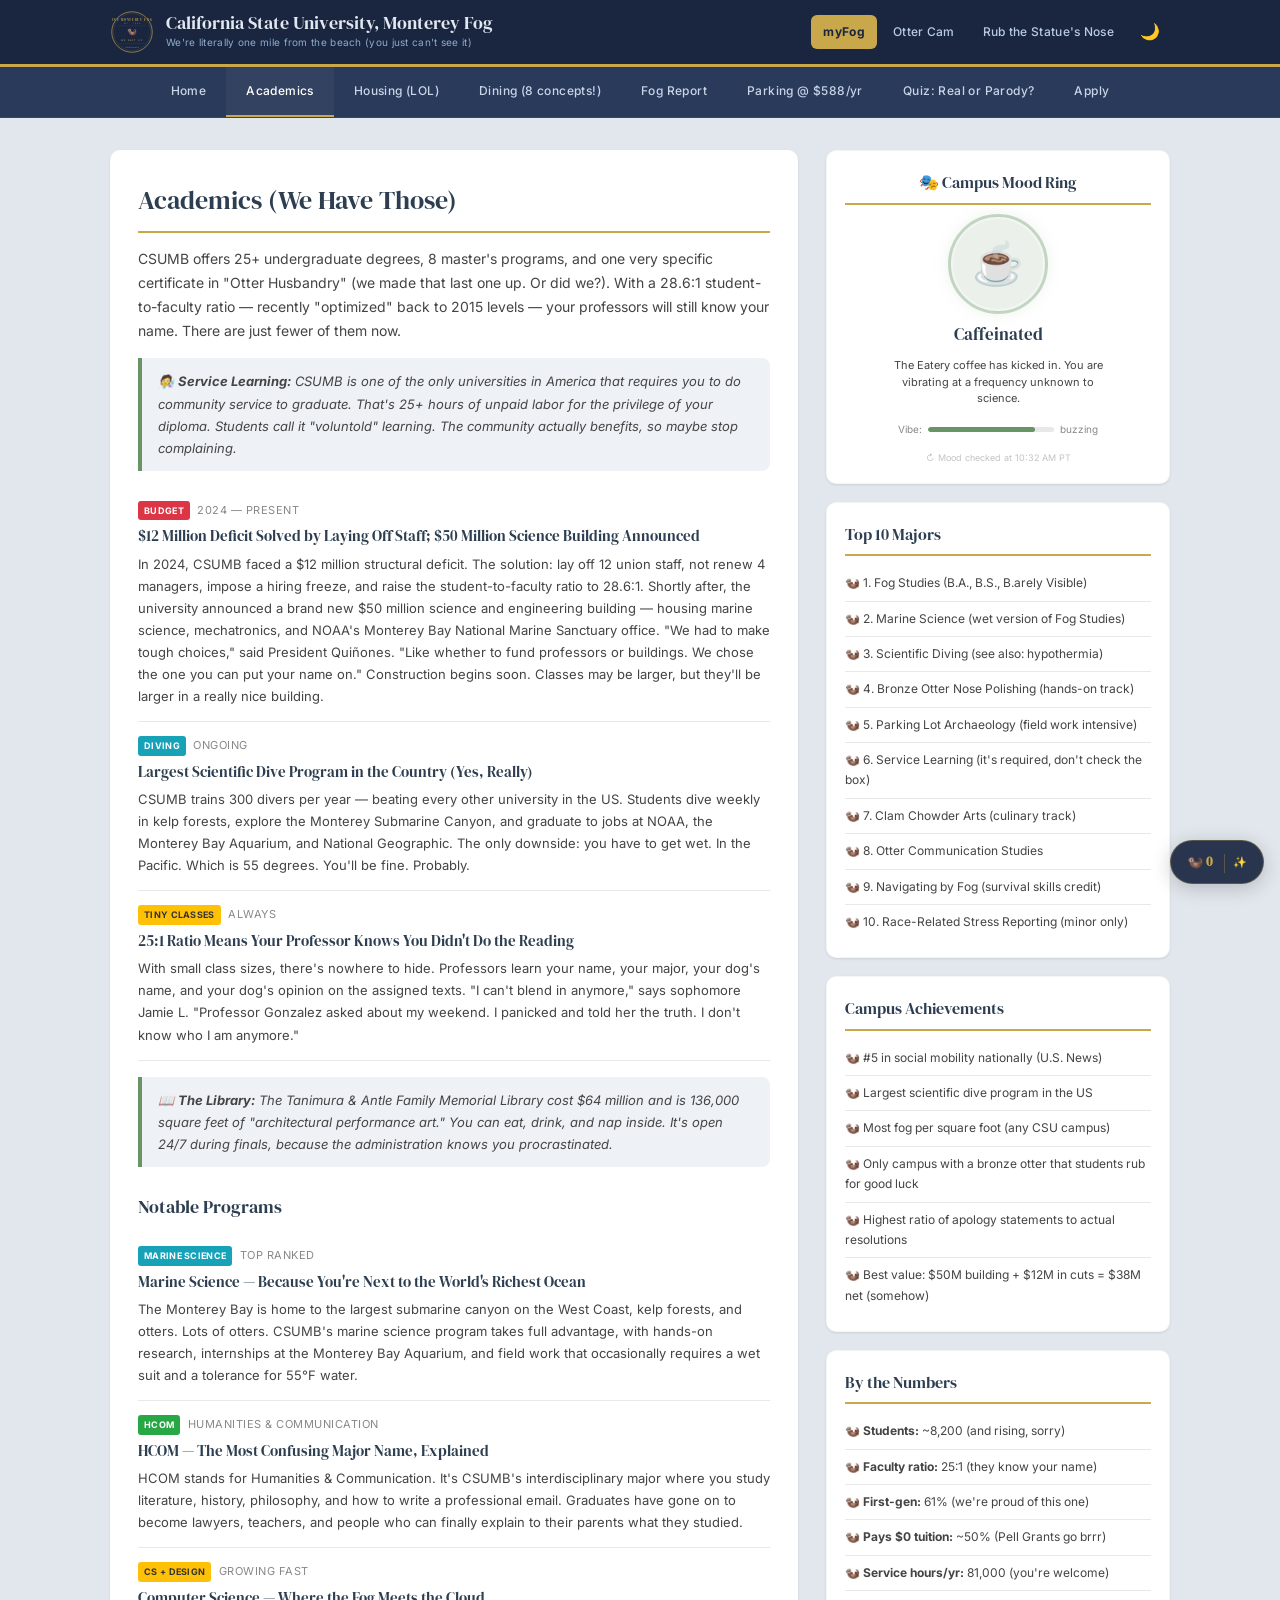
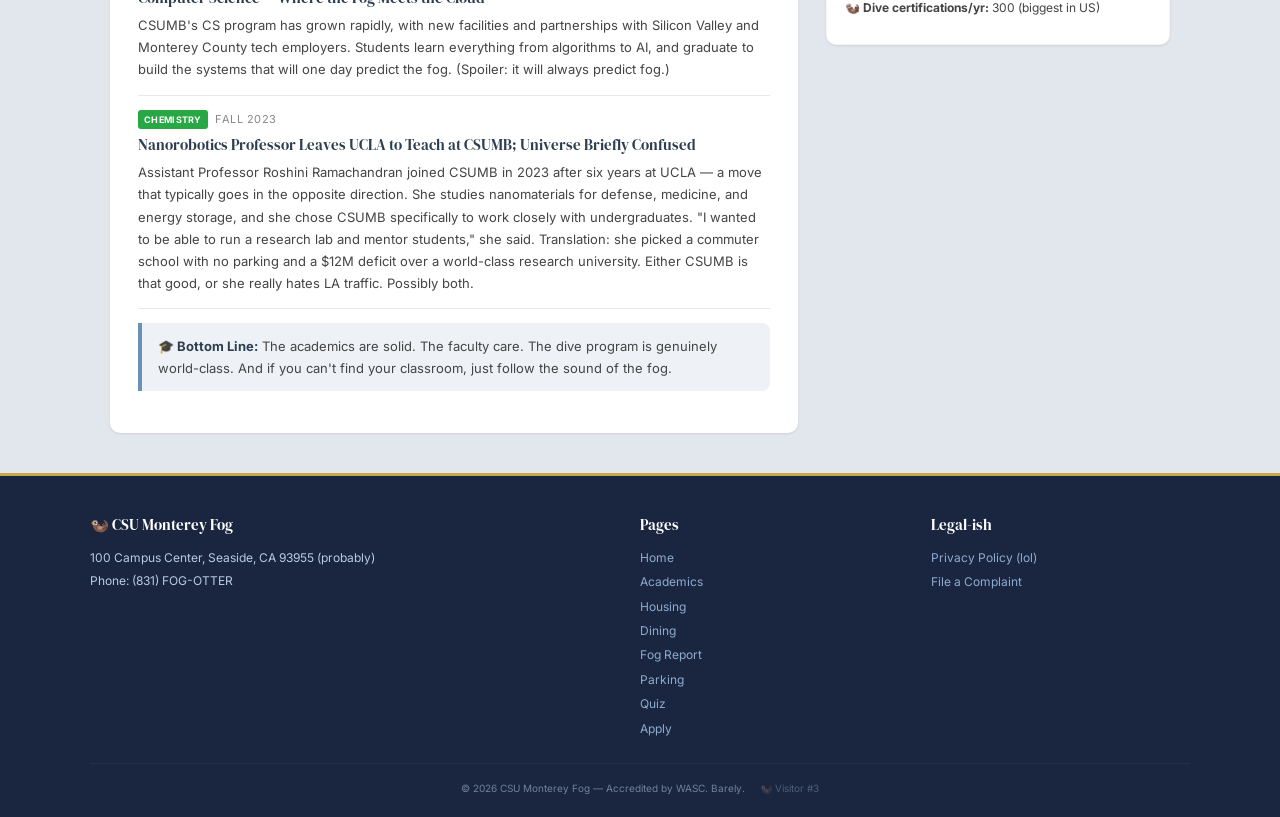
<file: academics.html>
<!DOCTYPE html>
<html lang="en">
<head>
  <meta charset="UTF-8">
  <meta name="viewport" content="width=device-width, initial-scale=1.0">
  <title>Academics — CSU Monterey Fog</title>
  <meta name="description" content="CSU Monterey Fog academics: 25+ degrees, largest scientific dive program in the US, service learning, and small classes where professors know your name.">
  <link rel="icon" href="data:image/svg+xml,<svg xmlns='http://www.w3.org/2000/svg' viewBox='0 0 100 100'><text y='.9em' font-size='90'>🦦</text></svg>">
  <link rel="preconnect" href="https://fonts.googleapis.com">
  <link rel="preconnect" href="https://fonts.gstatic.com" crossorigin>
  <link rel="dns-prefetch" href="https://api.open-meteo.com">
  <link href="https://fonts.googleapis.com/css2?family=DM+Serif+Display:ital@0;1&family=Inter:wght@400;500;600;700;800&display=swap" rel="stylesheet">
  <link rel="stylesheet" href="style.css">
  <meta property="og:title" content="Academics — CSU Monterey Fog">
  <meta property="og:description" content="CSU Monterey Fog academics: 25+ degrees, largest scientific dive program in the US, service learning, and small classes where professors know your name.">
  <meta property="og:type" content="website">
  <meta property="og:url" content="https://californiastateuniversitymontereybay.com/academics.html">
  <meta property="og:image" content="https://images.unsplash.com/photo-1505228395891-9a51e7e86bf6?w=1200&h=630&fit=crop&q=80">
  <meta property="og:image:width" content="1200">
  <meta property="og:image:height" content="630">
  <meta name="twitter:card" content="summary_large_image">
  <meta name="twitter:image" content="https://images.unsplash.com/photo-1505228395891-9a51e7e86bf6?w=1200&h=630&fit=crop&q=80">
  <!-- Google tag (gtag.js) -->
  <script async src="https://www.googletagmanager.com/gtag/js?id=G-L7WR83WQC2"></script>
  <script>
    window.dataLayer = window.dataLayer || [];
    function gtag(){dataLayer.push(arguments);}
    gtag('js', new Date());
    gtag('config', 'G-L7WR83WQC2');
  </script>
  <script type="text/javascript">
    (function(c,l,a,r,i,t,y){
        c[a]=c[a]||function(){(c[a].q=c[a].q||[]).push(arguments)};
        t=l.createElement(r);t.async=1;t.src="https://www.clarity.ms/tag/"+i;
        y=l.getElementsByTagName(r)[0];y.parentNode.insertBefore(t,y);
    })(window, document, "clarity", "script", "x7lrna91uh");
  </script>
</head>
<body>

<div class="header">
  <div class="header-inner">
    <div class="header-logo">
      <svg class="header-seal" viewBox="0 0 100 100" xmlns="http://www.w3.org/2000/svg">
        <circle cx="50" cy="50" r="46" fill="none" stroke="#c9a84c" stroke-width="1.5"/>
        <circle cx="50" cy="50" r="42" fill="none" stroke="#c9a84c" stroke-width="0.5" opacity="0.5"/>
        <text x="50" y="24" text-anchor="middle" fill="#c9a84c" font-size="7" font-family="'DM Serif Display', Georgia, serif" letter-spacing="1.5">CSU MONTEREY FOG</text>
        <text x="50" y="31" text-anchor="middle" fill="#c9a84c" font-size="4" font-family="'Inter', sans-serif" letter-spacing="2" opacity="0.7">EST. 1994</text>
        <line x1="20" y1="36" x2="80" y2="36" stroke="#c9a84c" stroke-width="0.4" opacity="0.4"/>
        <text x="50" y="54" text-anchor="middle" font-size="18" fill="white">🦦</text>
        <text x="50" y="70" text-anchor="middle" fill="#c9a84c" font-size="5" font-family="'Inter', sans-serif" letter-spacing="2">WE RAFT UP</text>
        <line x1="20" y1="76" x2="80" y2="76" stroke="#c9a84c" stroke-width="0.4" opacity="0.4"/>
        <text x="50" y="87" text-anchor="middle" fill="white" font-size="3.5" font-family="'Inter', sans-serif" opacity="0.4">FOR ORD · SEASIDE · CA</text>
      </svg>
      <div class="header-title">
        <span class="header-name">California State University, Monterey Fog</span>
        <span class="header-tagline">We're literally one mile from the beach (you just can't see it)</span>
      </div>
    </div>
    <div class="header-actions">
      <a href="index.html" data-effect="myfog" class="portal-btn">myFog</a>
      <a href="index.html" data-effect="ottercam">Otter Cam</a>
      <a href="index.html" data-effect="rubnose">Rub the Statue's Nose</a>
      <button class="dark-toggle" id="darkToggle" aria-label="Toggle dark mode">🌙</button>
    </div>
  </div>
</div>

<div class="nav-wrapper">
  <button class="nav-toggle" id="navToggle">Menu</button>
  <div class="nav" id="mainNav">
    <a href="index.html">Home</a>
    <a href="academics.html" class="active-tab">Academics</a>
    <a href="housing.html">Housing (LOL)</a>
    <a href="dining.html">Dining (8 concepts!)</a>
    <a href="fog.html">Fog Report</a>
    <a href="parking.html">Parking @ $588/yr</a>
    <a href="quiz.html">Quiz: Real or Parody?</a>
    <a href="apply.html">Apply</a>
  </div>
</div>

<div class="container">
  <div class="main-content">

    <h2>Academics (We Have Those)</h2>

    <p>CSUMB offers 25+ undergraduate degrees, 8 master's programs, and one very specific certificate in "Otter Husbandry" (we made that last one up. Or did we?). With a 28.6:1 student-to-faculty ratio — recently "optimized" back to 2015 levels — your professors will still know your name. There are just fewer of them now.</p>

    <div class="fun-fact">
      🧑‍🔬 <strong>Service Learning:</strong> CSUMB is one of the only universities in America that <em>requires</em> you to do community service to graduate. That's 25+ hours of unpaid labor for the privilege of your diploma. Students call it "voluntold" learning. The community actually benefits, so maybe stop complaining.
    </div>

    <div class="news-item">
      <div class="date"><span class="label label-red">BUDGET</span> 2024 — Present</div>
      <h4>$12 Million Deficit Solved by Laying Off Staff; $50 Million Science Building Announced</h4>
      <p>In 2024, CSUMB faced a $12 million structural deficit. The solution: lay off 12 union staff, not renew 4 managers, impose a hiring freeze, and raise the student-to-faculty ratio to 28.6:1. Shortly after, the university announced a brand new $50 million science and engineering building — housing marine science, mechatronics, and NOAA's Monterey Bay National Marine Sanctuary office. "We had to make tough choices," said President Quiñones. "Like whether to fund professors or buildings. We chose the one you can put your name on." Construction begins soon. Classes may be larger, but they'll be larger in a really nice building.</p>
    </div>

    <div class="news-item">
      <div class="date"><span class="label label-blue">DIVING</span> Ongoing</div>
      <h4>Largest Scientific Dive Program in the Country (Yes, Really)</h4>
      <p>CSUMB trains 300 divers per year — beating every other university in the US. Students dive weekly in kelp forests, explore the Monterey Submarine Canyon, and graduate to jobs at NOAA, the Monterey Bay Aquarium, and National Geographic. The only downside: you have to get wet. In the Pacific. Which is 55 degrees. You'll be fine. Probably.</p>
    </div>

    <div class="news-item">
      <div class="date"><span class="label label-yellow">TINY CLASSES</span> Always</div>
      <h4>25:1 Ratio Means Your Professor Knows You Didn't Do the Reading</h4>
      <p>With small class sizes, there's nowhere to hide. Professors learn your name, your major, your dog's name, and your dog's opinion on the assigned texts. "I can't blend in anymore," says sophomore Jamie L. "Professor Gonzalez asked about my weekend. I panicked and told her the truth. I don't know who I am anymore."</p>
    </div>

    <div class="fun-fact">
      📖 <strong>The Library:</strong> The Tanimura & Antle Family Memorial Library cost $64 million and is 136,000 square feet of "architectural performance art." You can eat, drink, and nap inside. It's open 24/7 during finals, because the administration knows you procrastinated.
    </div>

    <h3>Notable Programs</h3>

    <div class="news-item">
      <div class="date"><span class="label label-blue">MARINE SCIENCE</span> Top Ranked</div>
      <h4>Marine Science — Because You're Next to the World's Richest Ocean</h4>
      <p>The Monterey Bay is home to the largest submarine canyon on the West Coast, kelp forests, and otters. Lots of otters. CSUMB's marine science program takes full advantage, with hands-on research, internships at the Monterey Bay Aquarium, and field work that occasionally requires a wet suit and a tolerance for 55°F water.</p>
    </div>

    <div class="news-item">
      <div class="date"><span class="label label-green">HCOM</span> Humanities & Communication</div>
      <h4>HCOM — The Most Confusing Major Name, Explained</h4>
      <p>HCOM stands for Humanities & Communication. It's CSUMB's interdisciplinary major where you study literature, history, philosophy, and how to write a professional email. Graduates have gone on to become lawyers, teachers, and people who can finally explain to their parents what they studied.</p>
    </div>

    <div class="news-item">
      <div class="date"><span class="label label-yellow">CS + DESIGN</span> Growing Fast</div>
      <h4>Computer Science — Where the Fog Meets the Cloud</h4>
      <p>CSUMB's CS program has grown rapidly, with new facilities and partnerships with Silicon Valley and Monterey County tech employers. Students learn everything from algorithms to AI, and graduate to build the systems that will one day predict the fog. (Spoiler: it will always predict fog.)</p>
    </div>

    <div class="news-item">
      <div class="date"><span class="label label-green">CHEMISTRY</span> Fall 2023</div>
      <h4>Nanorobotics Professor Leaves UCLA to Teach at CSUMB; Universe Briefly Confused</h4>
      <p>Assistant Professor Roshini Ramachandran joined CSUMB in 2023 after six years at UCLA — a move that typically goes in the opposite direction. She studies nanomaterials for defense, medicine, and energy storage, and she chose CSUMB specifically to work closely with undergraduates. "I wanted to be able to run a research lab and mentor students," she said. Translation: she picked a commuter school with no parking and a $12M deficit over a world-class research university. Either CSUMB is that good, or she really hates LA traffic. Possibly both.</p>
    </div>

    <div class="shoutout">
      <strong>🎓 Bottom Line:</strong> The academics are solid. The faculty care. The dive program is genuinely world-class. And if you can't find your classroom, just follow the sound of the fog.
    </div>

  </div>

  <div class="sidebar">

    <div class="card">
      <h3>Top 10 Majors</h3>
      <ul>
        <li>1. Fog Studies (B.A., B.S., B.arely Visible)</li>
        <li>2. Marine Science (wet version of Fog Studies)</li>
        <li>3. Scientific Diving (see also: hypothermia)</li>
        <li>4. Bronze Otter Nose Polishing (hands-on track)</li>
        <li>5. Parking Lot Archaeology (field work intensive)</li>
        <li>6. Service Learning (it's required, don't check the box)</li>
        <li>7. Clam Chowder Arts (culinary track)</li>
        <li>8. Otter Communication Studies</li>
        <li>9. Navigating by Fog (survival skills credit)</li>
        <li>10. Race-Related Stress Reporting (minor only)</li>
      </ul>
    </div>

    <div class="card">
      <h3>Campus Achievements</h3>
      <ul>
        <li>#5 in social mobility nationally (U.S. News)</li>
        <li>Largest scientific dive program in the US</li>
        <li>Most fog per square foot (any CSU campus)</li>
        <li>Only campus with a bronze otter that students rub for good luck</li>
        <li>Highest ratio of apology statements to actual resolutions</li>
        <li>Best value: $50M building + $12M in cuts = $38M net (somehow)</li>
      </ul>
    </div>

    <div class="card">
      <h3>By the Numbers</h3>
      <ul>
        <li><strong>Students:</strong> ~8,200 (and rising, sorry)</li>
        <li><strong>Faculty ratio:</strong> 25:1 (they know your name)</li>
        <li><strong>First-gen:</strong> 61% (we're proud of this one)</li>
        <li><strong>Pays $0 tuition:</strong> ~50% (Pell Grants go brrr)</li>
        <li><strong>Service hours/yr:</strong> 81,000 (you're welcome)</li>
        <li><strong>Dive certifications/yr:</strong> 300 (biggest in US)</li>
      </ul>
    </div>

  </div>
</div>

<div class="footer">
  <div class="footer-inner">
    <div class="footer-col">
      <h4>🦦 CSU Monterey Fog</h4>
      <p>100 Campus Center, Seaside, CA 93955 (probably)</p>
      <p>Phone: (831) FOG-OTTER</p>
    </div>
    <div class="footer-col">
      <h4>Pages</h4>
      <a href="index.html">Home</a>
      <a href="academics.html">Academics</a>
      <a href="housing.html">Housing</a>
      <a href="dining.html">Dining</a>
      <a href="fog.html">Fog Report</a>
      <a href="parking.html">Parking</a>
      <a href="quiz.html">Quiz</a>
      <a href="apply.html">Apply</a>
    </div>
    <div class="footer-col">
      <h4>Legal-ish</h4>
      <a href="#" data-effect="privacypolicy">Privacy Policy (lol)</a>
      <a href="#" data-effect="complaint">File a Complaint</a>
    </div>
  </div>
  <div class="footer-bottom">
    &copy; 2026 CSU Monterey Fog &mdash; Accredited by WASC. Barely.
    <span class="visitor-count" id="visitorCount"></span>
  </div>
</div>

<button class="scroll-top" id="scrollTop" aria-label="Scroll to top">↑</button>

<div class="modal-overlay" id="modalOverlay">
  <div class="modal" id="modalContent">
    <div class="modal-header">
      <span id="modalTitle">CSU Monterey Fog</span>
      <button class="modal-close" id="modalClose">&times;</button>
    </div>
    <div class="modal-body" id="modalBody"></div>
    <div class="modal-footer" id="modalFooter"></div>
  </div>
</div>

<div class="otter-counter" id="otterCounter">🦦 <span id="rubCount">0</span> <span class="buff-display" id="rubBuffsDisplay">✨</span></div>
<script src="script.js"></script>
</body>
</html>
</file>
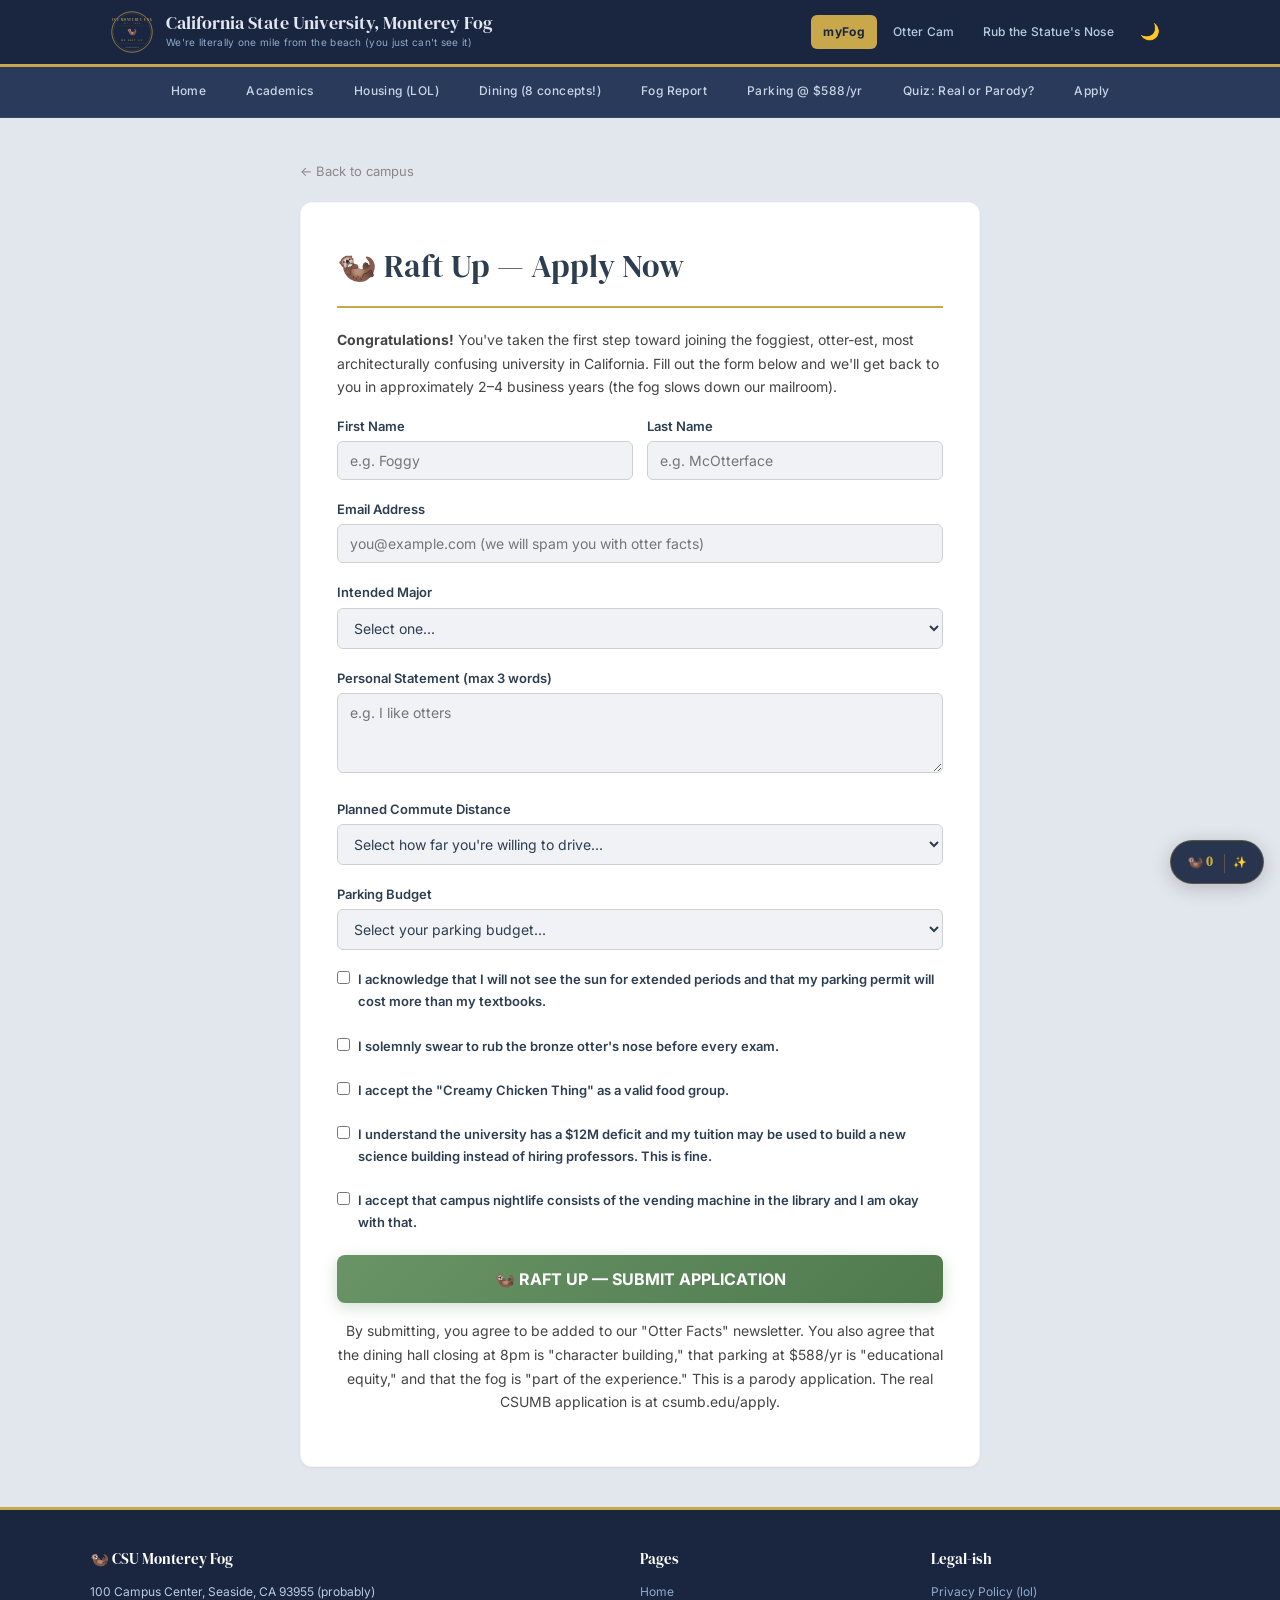
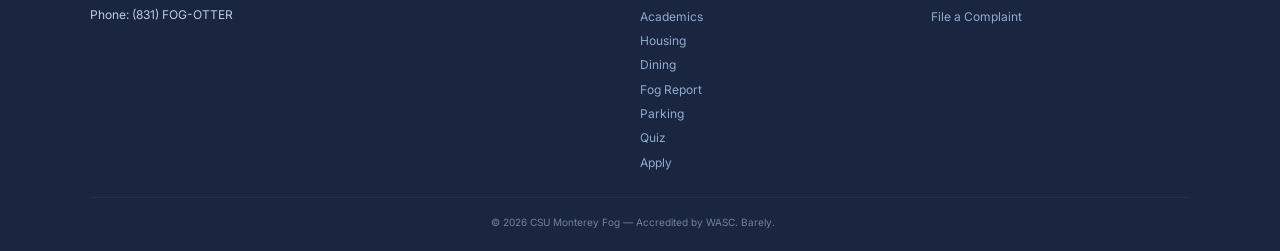
<file: apply.html>
<!DOCTYPE html>
<html lang="en">
<head>
  <meta charset="UTF-8">
  <meta name="viewport" content="width=device-width, initial-scale=1.0">
  <title>Raft Up — Apply to CSU Monterey Fog</title>
  <link rel="icon" href="data:image/svg+xml,<svg xmlns='http://www.w3.org/2000/svg' viewBox='0 0 100 100'><text y='.9em' font-size='90'>🦦</text></svg>">
  <link rel="preconnect" href="https://fonts.googleapis.com">
  <link rel="preconnect" href="https://fonts.gstatic.com" crossorigin>
  <link rel="dns-prefetch" href="https://api.open-meteo.com">
  <link href="https://fonts.googleapis.com/css2?family=DM+Serif+Display:ital@0;1&family=Inter:wght@400;500;600;700;800&display=swap" rel="stylesheet">
  <link rel="stylesheet" href="style.css">
  <meta property="og:title" content="Raft Up — Apply to CSU Monterey Fog">
  <meta property="og:description" content="Apply to CSU Monterey Fog — the foggiest, otter-est university in California. Raft up and join the 8,200+ students who call the fog home.">
  <meta property="og:type" content="website">
  <meta property="og:url" content="https://californiastateuniversitymontereybay.com/apply.html">
  <meta property="og:image" content="https://images.unsplash.com/photo-1505228395891-9a51e7e86bf6?w=1200&h=630&fit=crop&q=80">
  <meta property="og:image:width" content="1200">
  <meta property="og:image:height" content="630">
  <meta name="twitter:card" content="summary_large_image">
  <meta name="twitter:image" content="https://images.unsplash.com/photo-1505228395891-9a51e7e86bf6?w=1200&h=630&fit=crop&q=80">
  <style>
    .apply-page { max-width: 720px; margin: 40px auto; padding: 0 20px; }
    .apply-card { background: var(--card-bg); border-radius: 12px; padding: 36px; box-shadow: 0 1px 3px rgba(0,0,0,0.06); border: 1px solid var(--card-border); }
    .apply-card h1 { font-size: 2rem; color: var(--text); border-bottom: 2px solid #c9a84c; padding-bottom: 12px; margin-bottom: 20px; }
    .apply-card p { font-size: 14px; color: var(--text-secondary); margin-bottom: 16px; }
    .form-group { margin-bottom: 18px; }
    .form-group label { display: block; font-size: 13px; font-weight: 600; color: var(--text); margin-bottom: 4px; }
    .form-group input, .form-group select, .form-group textarea { width: 100%; padding: 10px 12px; border: 1px solid var(--border-strong); border-radius: 6px; font-size: 14px; font-family: 'Inter', sans-serif; background: var(--bg-secondary); color: var(--text); transition: border-color 0.2s; }
    .form-group input:focus, .form-group select:focus, .form-group textarea:focus { outline: none; border-color: #c9a84c; }
    .form-group textarea { resize: vertical; min-height: 80px; }
    .form-row { display: grid; grid-template-columns: 1fr 1fr; gap: 14px; }
    .form-checkbox { display: flex; align-items: flex-start; gap: 8px; font-size: 13px; color: var(--text-secondary); }
    .form-checkbox input { width: auto; margin-top: 3px; }
    .apply-submit { background: linear-gradient(135deg, #689466, #4f7a4e); color: white; border: none; padding: 14px 32px; border-radius: 8px; font-size: 16px; font-weight: 700; cursor: pointer; transition: all 0.25s ease; box-shadow: 0 4px 16px rgba(104,148,102,0.3); font-family: 'Inter', sans-serif; width: 100%; }
    .apply-submit:hover { background: linear-gradient(135deg, #7aaa78, #5a8d58); transform: translateY(-2px); }
    .apply-disclaimer { text-align: center; font-size: 11px; color: var(--text-muted); margin-top: 16px; }
    .back-link { display: inline-block; margin-bottom: 20px; font-size: 13px; color: var(--text-muted); text-decoration: none; }
    .back-link:hover { color: #c9a84c; }
    @media (max-width: 600px) { .form-row { grid-template-columns: 1fr; } .apply-card { padding: 20px; } }
  </style>
  <!-- Google tag (gtag.js) -->
  <script async src="https://www.googletagmanager.com/gtag/js?id=G-L7WR83WQC2"></script>
  <script>
    window.dataLayer = window.dataLayer || [];
    function gtag(){dataLayer.push(arguments);}
    gtag('js', new Date());
    gtag('config', 'G-L7WR83WQC2');
  </script>
  <script type="text/javascript">
    (function(c,l,a,r,i,t,y){
        c[a]=c[a]||function(){(c[a].q=c[a].q||[]).push(arguments)};
        t=l.createElement(r);t.async=1;t.src="https://www.clarity.ms/tag/"+i;
        y=l.getElementsByTagName(r)[0];y.parentNode.insertBefore(t,y);
    })(window, document, "clarity", "script", "x7lrna91uh");
</script>
</head>
<body>

<div class="header">
  <div class="header-inner">
    <div class="header-logo">
      <svg class="header-seal" viewBox="0 0 100 100" xmlns="http://www.w3.org/2000/svg">
        <circle cx="50" cy="50" r="46" fill="none" stroke="#c9a84c" stroke-width="1.5"/>
        <circle cx="50" cy="50" r="42" fill="none" stroke="#c9a84c" stroke-width="0.5" opacity="0.5"/>
        <text x="50" y="24" text-anchor="middle" fill="#c9a84c" font-size="7" font-family="'DM Serif Display', Georgia, serif" letter-spacing="1.5">CSU MONTEREY FOG</text>
        <text x="50" y="31" text-anchor="middle" fill="#c9a84c" font-size="4" font-family="'Inter', sans-serif" letter-spacing="2" opacity="0.7">EST. 1994</text>
        <line x1="20" y1="36" x2="80" y2="36" stroke="#c9a84c" stroke-width="0.4" opacity="0.4"/>
        <text x="50" y="54" text-anchor="middle" font-size="18" fill="white">🦦</text>
        <text x="50" y="70" text-anchor="middle" fill="#c9a84c" font-size="5" font-family="'Inter', sans-serif" letter-spacing="2">WE RAFT UP</text>
        <line x1="20" y1="76" x2="80" y2="76" stroke="#c9a84c" stroke-width="0.4" opacity="0.4"/>
        <text x="50" y="87" text-anchor="middle" fill="white" font-size="3.5" font-family="'Inter', sans-serif" opacity="0.4">FOR ORD · SEASIDE · CA</text>
      </svg>
      <div class="header-title">
        <span class="header-name">California State University, Monterey Fog</span>
        <span class="header-tagline">We're literally one mile from the beach (you just can't see it)</span>
      </div>
    </div>
    <div class="header-actions">
      <a href="index.html" data-effect="myfog" class="portal-btn">myFog</a>
      <a href="index.html" data-effect="ottercam">Otter Cam</a>
      <a href="index.html" data-effect="rubnose">Rub the Statue's Nose</a>
      <button class="dark-toggle" id="darkToggle" aria-label="Toggle dark mode">🌙</button>
    </div>
  </div>
</div>

<div class="nav-wrapper">
  <button class="nav-toggle" id="navToggle">Menu</button>
  <div class="nav" id="mainNav">
    <a href="index.html">Home</a>
    <a href="academics.html">Academics</a>
    <a href="housing.html">Housing (LOL)</a>
    <a href="dining.html">Dining (8 concepts!)</a>
    <a href="fog.html">Fog Report</a>
    <a href="parking.html">Parking @ $588/yr</a>
    <a href="quiz.html">Quiz: Real or Parody?</a>
    <a href="apply.html">Apply</a>
  </div>
</div>

<div class="apply-page">
  <a href="index.html" class="back-link">← Back to campus</a>
  <div class="apply-card">
    <h1>🦦 Raft Up — Apply Now</h1>

    <p><strong>Congratulations!</strong> You've taken the first step toward joining the foggiest, otter-est, most architecturally confusing university in California. Fill out the form below and we'll get back to you in approximately 2–4 business years (the fog slows down our mailroom).</p>

    <form id="applyForm" onsubmit="handleSubmit(event)">
      <div class="form-row">
        <div class="form-group">
          <label for="firstName">First Name</label>
          <input type="text" id="firstName" required placeholder="e.g. Foggy">
        </div>
        <div class="form-group">
          <label for="lastName">Last Name</label>
          <input type="text" id="lastName" required placeholder="e.g. McOtterface">
        </div>
      </div>

      <div class="form-group">
        <label for="email">Email Address</label>
        <input type="email" id="email" required placeholder="you@example.com (we will spam you with otter facts)">
      </div>

      <div class="form-group">
        <label for="major">Intended Major</label>
        <select id="major">
          <option value="">Select one...</option>
          <option>Fog Studies (B.A., B.S., B.arely Visible)</option>
          <option>Marine Science (wet version of Fog Studies)</option>
          <option>Scientific Diving (see also: hypothermia)</option>
          <option>Bronze Otter Nose Polishing (hands-on track)</option>
          <option>Parking Lot Archaeology (field work intensive)</option>
          <option>Service Learning (it's required)</option>
          <option>Clam Chowder Arts (culinary track)</option>
          <option>Otter Communication Studies</option>
          <option>Navigating by Fog (survival skills credit)</option>
          <option>Undecided (we'll put you in Lot B)</option>
        </select>
      </div>

      <div class="form-group">
        <label for="essay">Personal Statement (max 3 words)</label>
        <textarea id="essay" placeholder="e.g. I like otters"></textarea>
      </div>

      <div class="form-group">
        <label for="commute">Planned Commute Distance</label>
        <select id="commute">
          <option value="">Select how far you're willing to drive...</option>
          <option>On-campus (show-off)</option>
          <option>5-15 miles (reasonable)</option>
          <option>15-30 miles (dedicated)</option>
          <option>30-60 miles (concerning)</option>
          <option>60+ miles (please see a therapist)</option>
          <option>I live in my car (parking permit not included)</option>
        </select>
      </div>

      <div class="form-group">
        <label for="parking">Parking Budget</label>
        <select id="parking">
          <option value="">Select your parking budget...</option>
          <option>$588 (full permit + full regret)</option>
          <option>$220 (semester-by-semester disappointment)</option>
          <option>$100 (bike rental + acceptance)</option>
          <option>$45 (single citation and a dream)</option>
          <option>$0 (I'm delusional but hopeful)</option>
        </select>
      </div>

      <div class="form-group form-checkbox">
        <input type="checkbox" id="fogwaiver" required>
        <label for="fogwaiver">I acknowledge that I will not see the sun for extended periods and that my parking permit will cost more than my textbooks.</label>
      </div>

      <div class="form-group form-checkbox">
        <input type="checkbox" id="noseRub" required>
        <label for="noseRub">I solemnly swear to rub the bronze otter's nose before every exam.</label>
      </div>

      <div class="form-group form-checkbox">
        <input type="checkbox" id="ghostKitchen">
        <label for="ghostKitchen">I accept the "Creamy Chicken Thing" as a valid food group.</label>
      </div>

      <div class="form-group form-checkbox">
        <input type="checkbox" id="budgetAcceptance">
        <label for="budgetAcceptance">I understand the university has a $12M deficit and my tuition may be used to build a new science building instead of hiring professors. This is fine.</label>
      </div>

      <div class="form-group form-checkbox">
        <input type="checkbox" id="nightlifeWaiver">
        <label for="nightlifeWaiver">I accept that campus nightlife consists of the vending machine in the library and I am okay with that.</label>
      </div>

      <button type="submit" class="apply-submit">🦦 RAFT UP — SUBMIT APPLICATION</button>
    </form>

      <p class="apply-disclaimer">By submitting, you agree to be added to our "Otter Facts" newsletter. You also agree that the dining hall closing at 8pm is "character building," that parking at $588/yr is "educational equity," and that the fog is "part of the experience." This is a parody application. The real CSUMB application is at csumb.edu/apply.</p>
  </div>
</div>

<div class="footer">
  <div class="footer-inner">
    <div class="footer-col">
      <h4>🦦 CSU Monterey Fog</h4>
      <p>100 Campus Center, Seaside, CA 93955 (probably)</p>
      <p>Phone: (831) FOG-OTTER</p>
    </div>
    <div class="footer-col">
      <h4>Pages</h4>
      <a href="index.html">Home</a>
      <a href="academics.html">Academics</a>
      <a href="housing.html">Housing</a>
      <a href="dining.html">Dining</a>
      <a href="fog.html">Fog Report</a>
      <a href="parking.html">Parking</a>
      <a href="quiz.html">Quiz</a>
      <a href="apply.html">Apply</a>
    </div>
    <div class="footer-col">
      <h4>Legal-ish</h4>
      <a href="#" data-effect="privacypolicy">Privacy Policy (lol)</a>
      <a href="#" data-effect="complaint">File a Complaint</a>
    </div>
  </div>
  <div class="footer-bottom">
    &copy; 2026 CSU Monterey Fog &mdash; Accredited by WASC. Barely.
    <span class="visitor-count" id="visitorCount"></span>
  </div>
</div>

<button class="scroll-top" id="scrollTop" aria-label="Scroll to top">↑</button>

<div class="modal-overlay" id="modalOverlay">
  <div class="modal" id="modalContent">
    <div class="modal-header">
      <span id="modalTitle">CSU Monterey Fog</span>
      <button class="modal-close" id="modalClose">&times;</button>
    </div>
    <div class="modal-body" id="modalBody"></div>
    <div class="modal-footer" id="modalFooter"></div>
  </div>
</div>

<script>
function handleSubmit(e) {
  e.preventDefault();
  var overlay = document.createElement('div');
  overlay.style.cssText = 'position:fixed;inset:0;background:rgba(10,18,30,0.7);z-index:99999;display:flex;align-items:center;justify-content:center;backdrop-filter:blur(4px);';
  var modal = document.createElement('div');
  modal.style.cssText = 'background:white;border-radius:12px;max-width:420px;width:90%;padding:28px;text-align:center;box-shadow:0 20px 60px rgba(0,0,0,0.3);font-family:Inter,sans-serif;';
  modal.innerHTML = '<div style="font-size:48px;margin-bottom:12px;">🦦</div><h2 style="font-family:\'DM Serif Display\',serif;font-weight:400;color:#2c3e50;margin-bottom:8px;">Application Submitted!</h2><p style="color:#666;font-size:14px;line-height:1.6;">Your application has been received. Queue position: <strong>8,201</strong>. Estimated processing time: <strong>2–4 business years</strong>. In the meantime, we recommend practicing your fog navigation skills and preparing your nose for the otter statue.</p><p style="color:#999;font-size:12px;margin-top:12px;">🦦 Raft up. We\'ll be in touch. Eventually.</p><button onclick="this.closest(\'[style*=\\"position:fixed\\"]\').remove()" style="margin-top:16px;background:#1a2640;color:white;border:none;padding:10px 28px;border-radius:6px;font-size:14px;font-weight:600;cursor:pointer;font-family:Inter,sans-serif;">OK</button>';
  overlay.appendChild(modal);
  document.body.appendChild(overlay);
}
</script>

<div class="otter-counter" id="otterCounter">🦦 <span id="rubCount">0</span> <span class="buff-display" id="rubBuffsDisplay">✨</span></div>
</body>
</html>
</file>
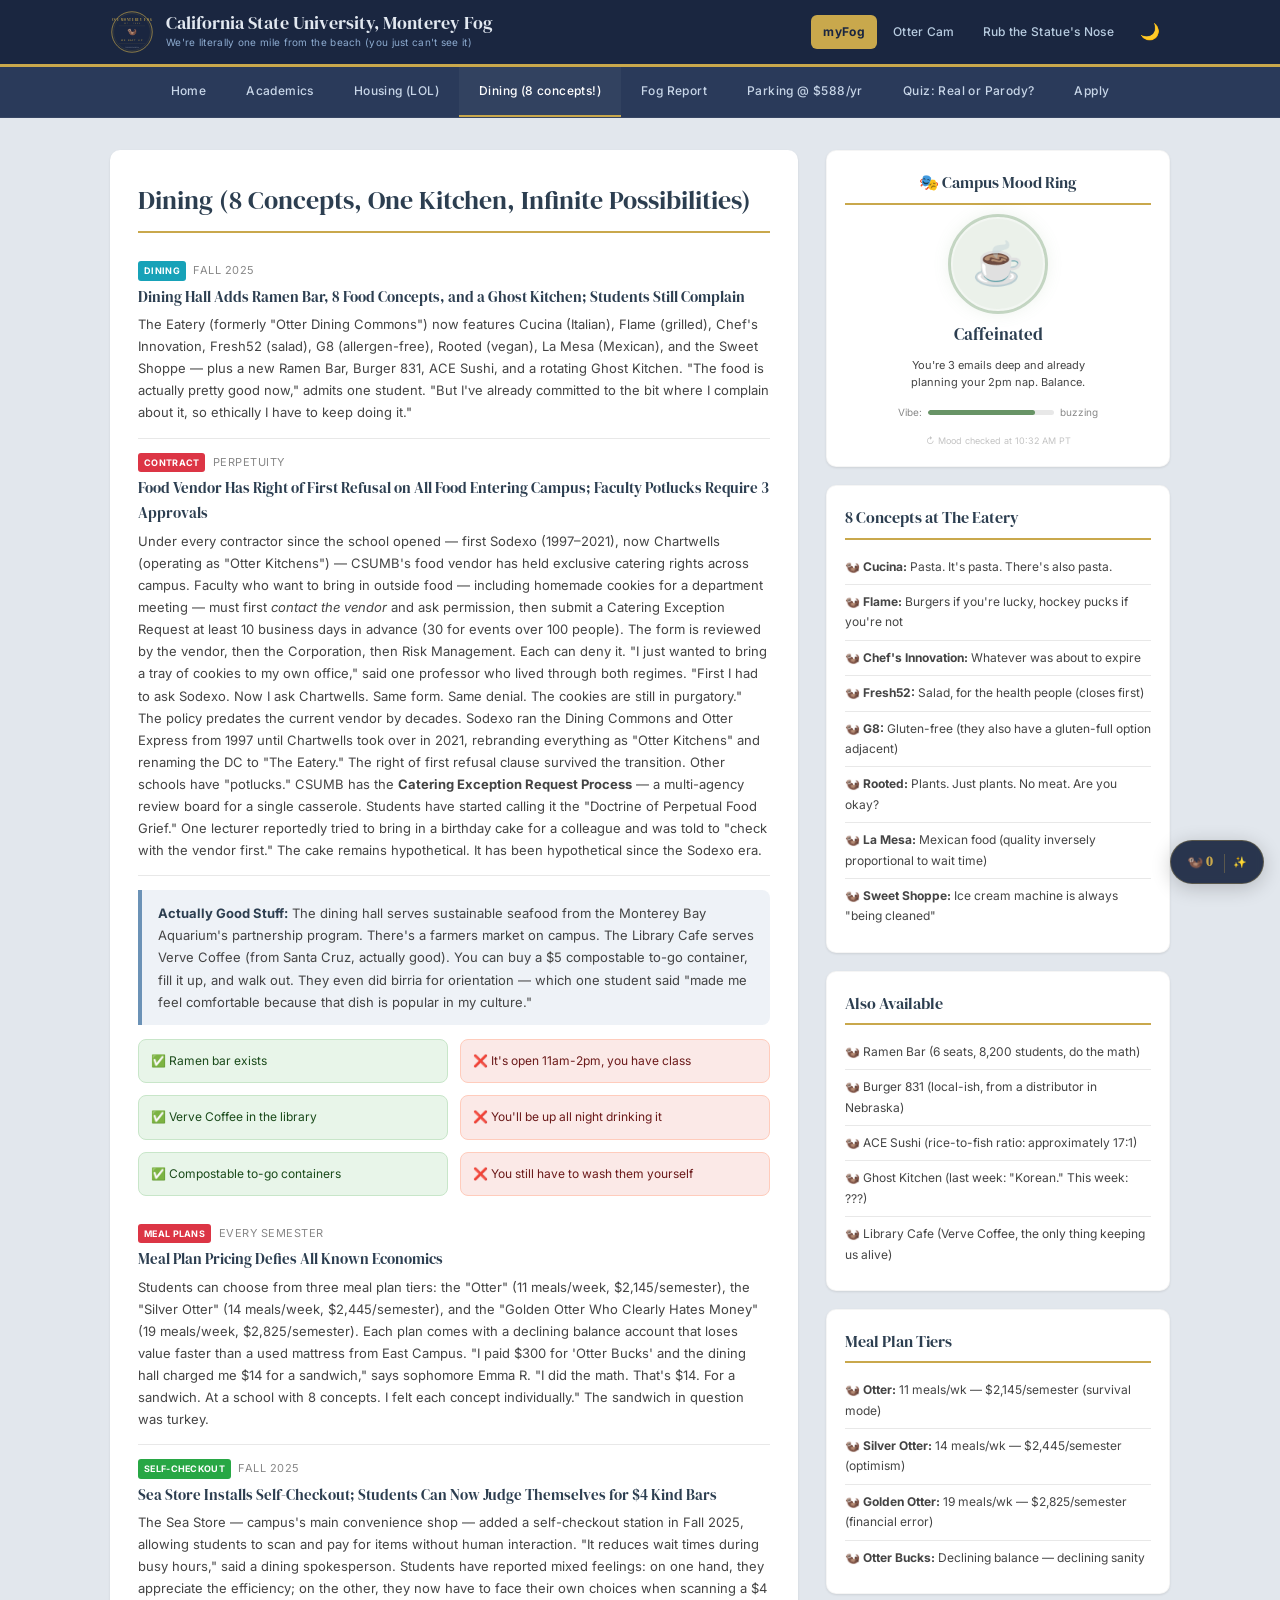
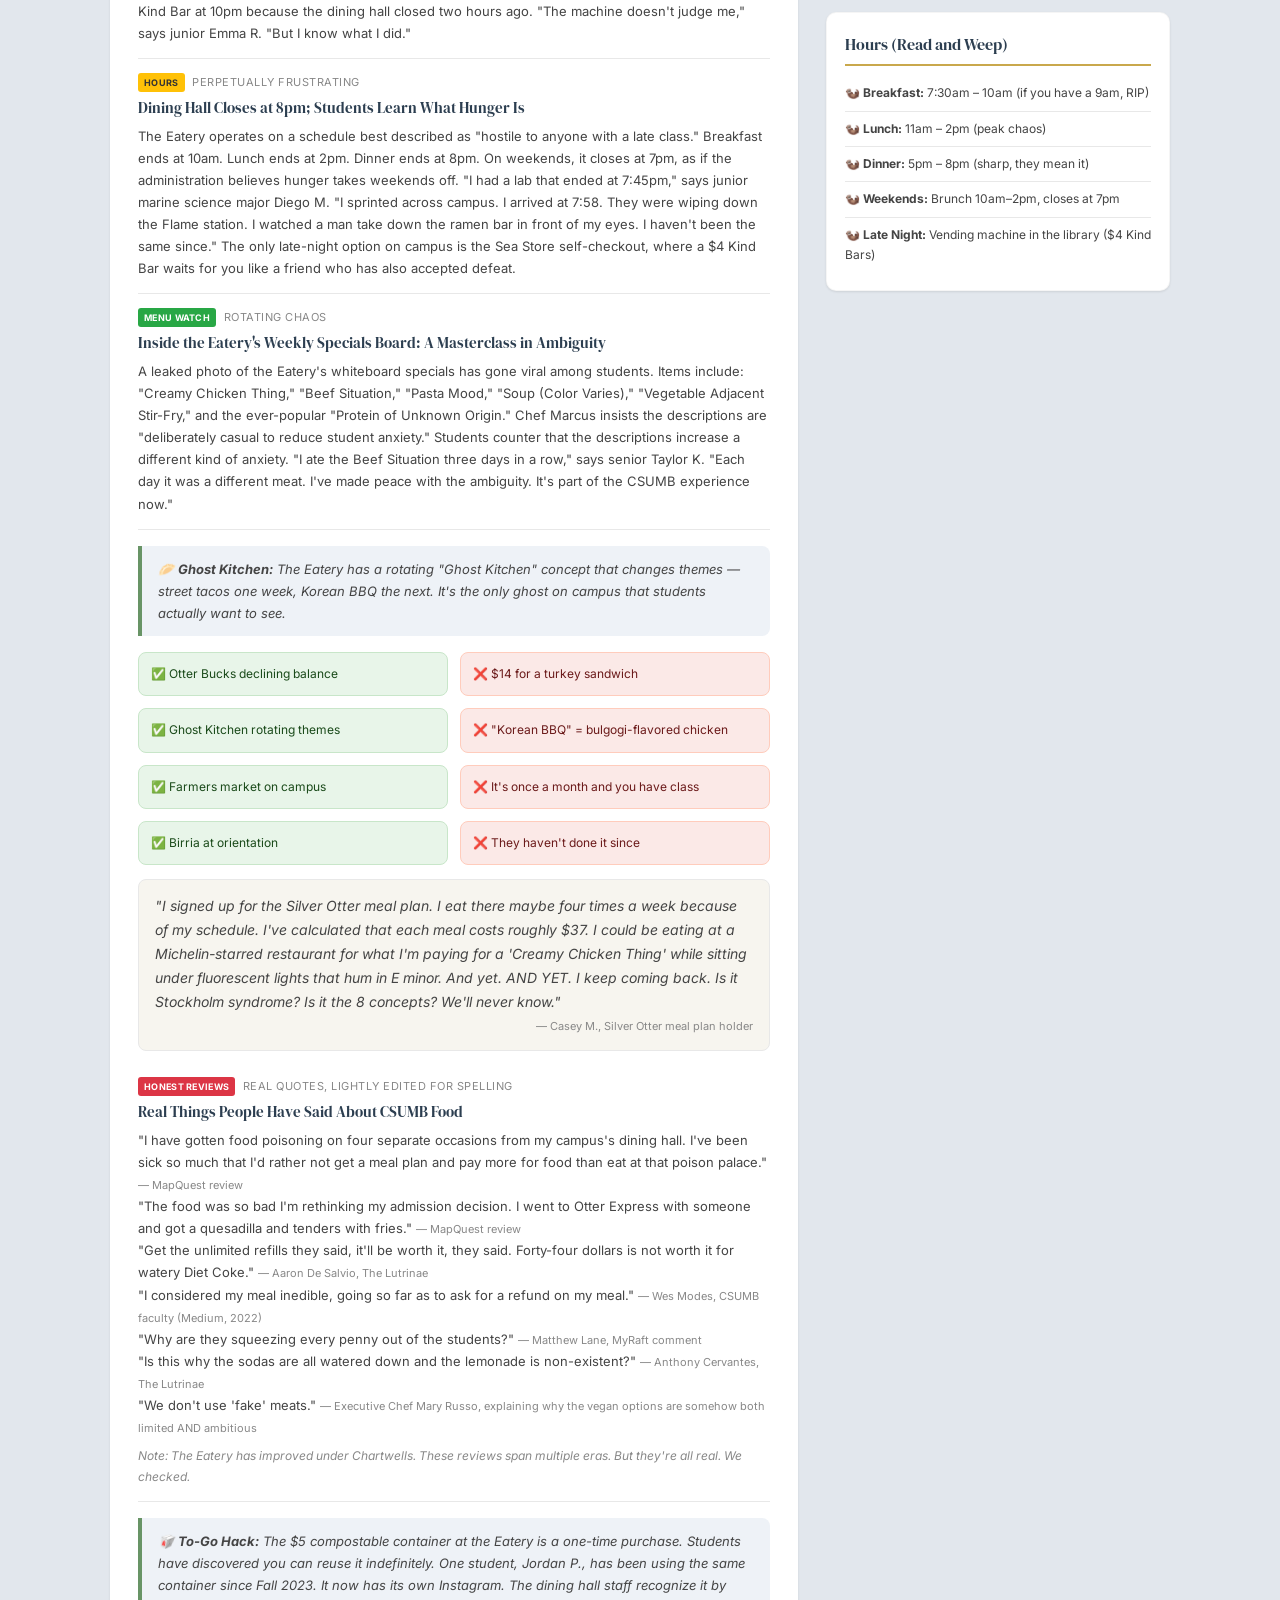
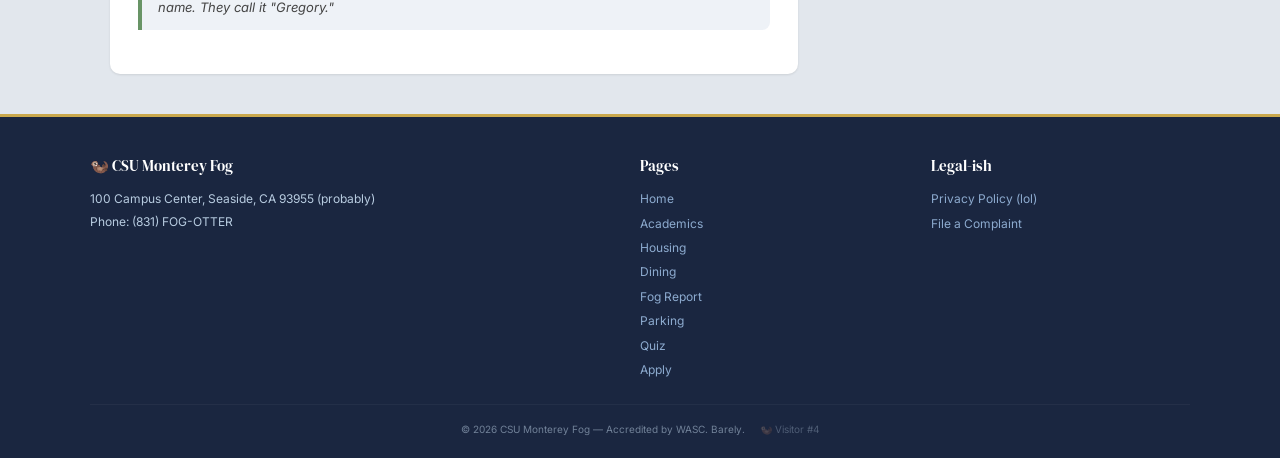
<file: dining.html>
<!DOCTYPE html>
<html lang="en">
<head>
  <meta charset="UTF-8">
  <meta name="viewport" content="width=device-width, initial-scale=1.0">
  <title>Dining — CSU Monterey Fog</title>
  <meta name="description" content="CSU Monterey Fog dining: 8 concepts at The Eatery, a ghost kitchen, meal plans that defy economics, and the eternal 'Creamy Chicken Thing.'">
  <link rel="icon" href="data:image/svg+xml,<svg xmlns='http://www.w3.org/2000/svg' viewBox='0 0 100 100'><text y='.9em' font-size='90'>🦦</text></svg>">
  <link rel="preconnect" href="https://fonts.googleapis.com">
  <link rel="preconnect" href="https://fonts.gstatic.com" crossorigin>
  <link rel="dns-prefetch" href="https://api.open-meteo.com">
  <link href="https://fonts.googleapis.com/css2?family=DM+Serif+Display:ital@0;1&family=Inter:wght@400;500;600;700;800&display=swap" rel="stylesheet">
  <link rel="stylesheet" href="style.css">
  <meta property="og:title" content="Dining — CSU Monterey Fog">
  <meta property="og:description" content="CSU Monterey Fog dining: 8 concepts at The Eatery, a ghost kitchen, meal plans that defy economics, and the eternal 'Creamy Chicken Thing.'">
  <meta property="og:type" content="website">
  <meta property="og:url" content="https://californiastateuniversitymontereybay.com/dining.html">
  <meta property="og:image" content="https://images.unsplash.com/photo-1505228395891-9a51e7e86bf6?w=1200&h=630&fit=crop&q=80">
  <meta property="og:image:width" content="1200">
  <meta property="og:image:height" content="630">
  <meta name="twitter:card" content="summary_large_image">
  <meta name="twitter:image" content="https://images.unsplash.com/photo-1505228395891-9a51e7e86bf6?w=1200&h=630&fit=crop&q=80">
  <!-- Google tag (gtag.js) -->
  <script async src="https://www.googletagmanager.com/gtag/js?id=G-L7WR83WQC2"></script>
  <script>
    window.dataLayer = window.dataLayer || [];
    function gtag(){dataLayer.push(arguments);}
    gtag('js', new Date());
    gtag('config', 'G-L7WR83WQC2');
  </script>
  <script type="text/javascript">
    (function(c,l,a,r,i,t,y){
        c[a]=c[a]||function(){(c[a].q=c[a].q||[]).push(arguments)};
        t=l.createElement(r);t.async=1;t.src="https://www.clarity.ms/tag/"+i;
        y=l.getElementsByTagName(r)[0];y.parentNode.insertBefore(t,y);
    })(window, document, "clarity", "script", "x7lrna91uh");
  </script>
</head>
<body>

<div class="header">
  <div class="header-inner">
    <div class="header-logo">
      <svg class="header-seal" viewBox="0 0 100 100" xmlns="http://www.w3.org/2000/svg">
        <circle cx="50" cy="50" r="46" fill="none" stroke="#c9a84c" stroke-width="1.5"/>
        <circle cx="50" cy="50" r="42" fill="none" stroke="#c9a84c" stroke-width="0.5" opacity="0.5"/>
        <text x="50" y="24" text-anchor="middle" fill="#c9a84c" font-size="7" font-family="'DM Serif Display', Georgia, serif" letter-spacing="1.5">CSU MONTEREY FOG</text>
        <text x="50" y="31" text-anchor="middle" fill="#c9a84c" font-size="4" font-family="'Inter', sans-serif" letter-spacing="2" opacity="0.7">EST. 1994</text>
        <line x1="20" y1="36" x2="80" y2="36" stroke="#c9a84c" stroke-width="0.4" opacity="0.4"/>
        <text x="50" y="54" text-anchor="middle" font-size="18" fill="white">🦦</text>
        <text x="50" y="70" text-anchor="middle" fill="#c9a84c" font-size="5" font-family="'Inter', sans-serif" letter-spacing="2">WE RAFT UP</text>
        <line x1="20" y1="76" x2="80" y2="76" stroke="#c9a84c" stroke-width="0.4" opacity="0.4"/>
        <text x="50" y="87" text-anchor="middle" fill="white" font-size="3.5" font-family="'Inter', sans-serif" opacity="0.4">FOR ORD · SEASIDE · CA</text>
      </svg>
      <div class="header-title">
        <span class="header-name">California State University, Monterey Fog</span>
        <span class="header-tagline">We're literally one mile from the beach (you just can't see it)</span>
      </div>
    </div>
    <div class="header-actions">
      <a href="index.html" data-effect="myfog" class="portal-btn">myFog</a>
      <a href="index.html" data-effect="ottercam">Otter Cam</a>
      <a href="index.html" data-effect="rubnose">Rub the Statue's Nose</a>
      <button class="dark-toggle" id="darkToggle" aria-label="Toggle dark mode">🌙</button>
    </div>
  </div>
</div>

<div class="nav-wrapper">
  <button class="nav-toggle" id="navToggle">Menu</button>
  <div class="nav" id="mainNav">
    <a href="index.html">Home</a>
    <a href="academics.html">Academics</a>
    <a href="housing.html">Housing (LOL)</a>
    <a href="dining.html" class="active-tab">Dining (8 concepts!)</a>
    <a href="fog.html">Fog Report</a>
    <a href="parking.html">Parking @ $588/yr</a>
    <a href="quiz.html">Quiz: Real or Parody?</a>
    <a href="apply.html">Apply</a>
  </div>
</div>

<div class="container">
  <div class="main-content">

    <h2>Dining (8 Concepts, One Kitchen, Infinite Possibilities)</h2>

    <div class="news-item">
      <div class="date"><span class="label label-blue">DINING</span> Fall 2025</div>
      <h4>Dining Hall Adds Ramen Bar, 8 Food Concepts, and a Ghost Kitchen; Students Still Complain</h4>
      <p>The Eatery (formerly "Otter Dining Commons") now features Cucina (Italian), Flame (grilled), Chef's Innovation, Fresh52 (salad), G8 (allergen-free), Rooted (vegan), La Mesa (Mexican), and the Sweet Shoppe — plus a new Ramen Bar, Burger 831, ACE Sushi, and a rotating Ghost Kitchen. "The food is actually pretty good now," admits one student. "But I've already committed to the bit where I complain about it, so ethically I have to keep doing it."</p>
    </div>

    <div class="news-item">
      <div class="date"><span class="label label-red">CONTRACT</span> Perpetuity</div>
      <h4>Food Vendor Has Right of First Refusal on All Food Entering Campus; Faculty Potlucks Require 3 Approvals</h4>
      <p>Under every contractor since the school opened — first Sodexo (1997–2021), now Chartwells (operating as "Otter Kitchens") — CSUMB's food vendor has held exclusive catering rights across campus. Faculty who want to bring in outside food — including homemade cookies for a department meeting — must first <em>contact the vendor</em> and ask permission, then submit a Catering Exception Request at least 10 business days in advance (30 for events over 100 people). The form is reviewed by the vendor, then the Corporation, then Risk Management. Each can deny it. "I just wanted to bring a tray of cookies to my own office," said one professor who lived through both regimes. "First I had to ask Sodexo. Now I ask Chartwells. Same form. Same denial. The cookies are still in purgatory."</p>
      <p>The policy predates the current vendor by decades. Sodexo ran the Dining Commons and Otter Express from 1997 until Chartwells took over in 2021, rebranding everything as "Otter Kitchens" and renaming the DC to "The Eatery." The right of first refusal clause survived the transition. Other schools have "potlucks." CSUMB has the <strong>Catering Exception Request Process</strong> — a multi-agency review board for a single casserole. Students have started calling it the "Doctrine of Perpetual Food Grief." One lecturer reportedly tried to bring in a birthday cake for a colleague and was told to "check with the vendor first." The cake remains hypothetical. It has been hypothetical since the Sodexo era.</p>
    </div>

    <div class="shoutout">
      <strong>Actually Good Stuff:</strong> The dining hall serves sustainable seafood from the Monterey Bay Aquarium's partnership program. There's a farmers market on campus. The Library Cafe serves Verve Coffee (from Santa Cruz, actually good). You can buy a $5 compostable to-go container, fill it up, and walk out. They even did birria for orientation — which one student said "made me feel comfortable because that dish is popular in my culture."
    </div>

    <div class="pro-con">
      <div class="pro">Ramen bar exists</div>
      <div class="con">It's open 11am-2pm, you have class</div>
      <div class="pro">Verve Coffee in the library</div>
      <div class="con">You'll be up all night drinking it</div>
      <div class="pro">Compostable to-go containers</div>
      <div class="con">You still have to wash them yourself</div>
    </div>

    <div class="news-item">
      <div class="date"><span class="label label-red">MEAL PLANS</span> Every Semester</div>
      <h4>Meal Plan Pricing Defies All Known Economics</h4>
      <p>Students can choose from three meal plan tiers: the "Otter" (11 meals/week, $2,145/semester), the "Silver Otter" (14 meals/week, $2,445/semester), and the "Golden Otter Who Clearly Hates Money" (19 meals/week, $2,825/semester). Each plan comes with a declining balance account that loses value faster than a used mattress from East Campus. "I paid $300 for 'Otter Bucks' and the dining hall charged me $14 for a sandwich," says sophomore Emma R. "I did the math. That's $14. For a sandwich. At a school with 8 concepts. I felt each concept individually." The sandwich in question was turkey.</p>
    </div>

    <div class="news-item">
      <div class="date"><span class="label label-green">SELF-CHECKOUT</span> Fall 2025</div>
      <h4>Sea Store Installs Self-Checkout; Students Can Now Judge Themselves for $4 Kind Bars</h4>
      <p>The Sea Store — campus's main convenience shop — added a self-checkout station in Fall 2025, allowing students to scan and pay for items without human interaction. "It reduces wait times during busy hours," said a dining spokesperson. Students have reported mixed feelings: on one hand, they appreciate the efficiency; on the other, they now have to face their own choices when scanning a $4 Kind Bar at 10pm because the dining hall closed two hours ago. "The machine doesn't judge me," says junior Emma R. "But I know what I did."</p>
    </div>

    <div class="news-item">
      <div class="date"><span class="label label-yellow">HOURS</span> Perpetually Frustrating</div>
      <h4>Dining Hall Closes at 8pm; Students Learn What Hunger Is</h4>
      <p>The Eatery operates on a schedule best described as "hostile to anyone with a late class." Breakfast ends at 10am. Lunch ends at 2pm. Dinner ends at 8pm. On weekends, it closes at 7pm, as if the administration believes hunger takes weekends off. "I had a lab that ended at 7:45pm," says junior marine science major Diego M. "I sprinted across campus. I arrived at 7:58. They were wiping down the Flame station. I watched a man take down the ramen bar in front of my eyes. I haven't been the same since." The only late-night option on campus is the Sea Store self-checkout, where a $4 Kind Bar waits for you like a friend who has also accepted defeat.</p>
    </div>

    <div class="news-item">
      <div class="date"><span class="label label-green">MENU WATCH</span> Rotating Chaos</div>
      <h4>Inside the Eatery's Weekly Specials Board: A Masterclass in Ambiguity</h4>
      <p>A leaked photo of the Eatery's whiteboard specials has gone viral among students. Items include: "Creamy Chicken Thing," "Beef Situation," "Pasta Mood," "Soup (Color Varies)," "Vegetable Adjacent Stir-Fry," and the ever-popular "Protein of Unknown Origin." Chef Marcus insists the descriptions are "deliberately casual to reduce student anxiety." Students counter that the descriptions increase a different kind of anxiety. "I ate the Beef Situation three days in a row," says senior Taylor K. "Each day it was a different meat. I've made peace with the ambiguity. It's part of the CSUMB experience now."</p>
    </div>

    <div class="fun-fact">
      🥟 <strong>Ghost Kitchen:</strong> The Eatery has a rotating "Ghost Kitchen" concept that changes themes — street tacos one week, Korean BBQ the next. It's the only ghost on campus that students actually want to see.
    </div>

    <div class="pro-con pro-con--spaced">
      <div class="pro">Otter Bucks declining balance</div>
      <div class="con">$14 for a turkey sandwich</div>
      <div class="pro">Ghost Kitchen rotating themes</div>
      <div class="con">"Korean BBQ" = bulgogi-flavored chicken</div>
      <div class="pro">Farmers market on campus</div>
      <div class="con">It's once a month and you have class</div>
      <div class="pro">Birria at orientation</div>
      <div class="con">They haven't done it since</div>
    </div>

    <div class="testimonial">
      <p>"I signed up for the Silver Otter meal plan. I eat there maybe four times a week because of my schedule. I've calculated that each meal costs roughly $37. I could be eating at a Michelin-starred restaurant for what I'm paying for a 'Creamy Chicken Thing' while sitting under fluorescent lights that hum in E minor. And yet. AND YET. I keep coming back. Is it Stockholm syndrome? Is it the 8 concepts? We'll never know."</p>
      <div class="author">&mdash; Casey M., Silver Otter meal plan holder</div>
    </div>

    <div class="news-item">
      <div class="date"><span class="label label-red">HONEST REVIEWS</span> Real quotes, lightly edited for spelling</div>
      <h4>Real Things People Have Said About CSUMB Food</h4>
      <p>"I have gotten food poisoning on four separate occasions from my campus's dining hall. I've been sick so much that I'd rather not get a meal plan and pay more for food than eat at that poison palace." <span style="font-size:11px;color:var(--text-muted);">&mdash; MapQuest review</span></p>
      <p>"The food was so bad I'm rethinking my admission decision. I went to Otter Express with someone and got a quesadilla and tenders with fries." <span style="font-size:11px;color:var(--text-muted);">&mdash; MapQuest review</span></p>
      <p>"Get the unlimited refills they said, it'll be worth it, they said. Forty-four dollars is not worth it for watery Diet Coke." <span style="font-size:11px;color:var(--text-muted);">&mdash; Aaron De Salvio, The Lutrinae</span></p>
      <p>"I considered my meal inedible, going so far as to ask for a refund on my meal." <span style="font-size:11px;color:var(--text-muted);">&mdash; Wes Modes, CSUMB faculty (Medium, 2022)</span></p>
      <p>"Why are they squeezing every penny out of the students?" <span style="font-size:11px;color:var(--text-muted);">&mdash; Matthew Lane, MyRaft comment</span></p>
      <p>"Is this why the sodas are all watered down and the lemonade is non-existent?" <span style="font-size:11px;color:var(--text-muted);">&mdash; Anthony Cervantes, The Lutrinae</span></p>
      <p>"We don't use 'fake' meats." <span style="font-size:11px;color:var(--text-muted);">&mdash; Executive Chef Mary Russo, explaining why the vegan options are somehow both limited AND ambitious</span></p>
      <p style="margin-top:8px;font-size:12px;color:var(--text-muted);font-style:italic;">Note: The Eatery has improved under Chartwells. These reviews span multiple eras. But they're all real. We checked.</p>
    </div>

    <div class="fun-fact">
      🥡 <strong>To-Go Hack:</strong> The $5 compostable container at the Eatery is a one-time purchase. Students have discovered you can reuse it indefinitely. One student, Jordan P., has been using the same container since Fall 2023. It now has its own Instagram. The dining hall staff recognize it by name. They call it "Gregory."
    </div>

  </div>

  <div class="sidebar">

    <div class="card">
      <h3>8 Concepts at The Eatery</h3>
      <ul>
        <li><strong>Cucina:</strong> Pasta. It's pasta. There's also pasta.</li>
        <li><strong>Flame:</strong> Burgers if you're lucky, hockey pucks if you're not</li>
        <li><strong>Chef's Innovation:</strong> Whatever was about to expire</li>
        <li><strong>Fresh52:</strong> Salad, for the health people (closes first)</li>
        <li><strong>G8:</strong> Gluten-free (they also have a gluten-full option adjacent)</li>
        <li><strong>Rooted:</strong> Plants. Just plants. No meat. Are you okay?</li>
        <li><strong>La Mesa:</strong> Mexican food (quality inversely proportional to wait time)</li>
        <li><strong>Sweet Shoppe:</strong> Ice cream machine is always "being cleaned"</li>
      </ul>
    </div>

    <div class="card">
      <h3>Also Available</h3>
      <ul>
        <li>Ramen Bar (6 seats, 8,200 students, do the math)</li>
        <li>Burger 831 (local-ish, from a distributor in Nebraska)</li>
        <li>ACE Sushi (rice-to-fish ratio: approximately 17:1)</li>
        <li>Ghost Kitchen (last week: "Korean." This week: ???)</li>
        <li>Library Cafe (Verve Coffee, the only thing keeping us alive)</li>
      </ul>
    </div>

    <div class="card">
      <h3>Meal Plan Tiers</h3>
      <ul>
        <li><strong>Otter:</strong> 11 meals/wk — $2,145/semester (survival mode)</li>
        <li><strong>Silver Otter:</strong> 14 meals/wk — $2,445/semester (optimism)</li>
        <li><strong>Golden Otter:</strong> 19 meals/wk — $2,825/semester (financial error)</li>
        <li><strong>Otter Bucks:</strong> Declining balance — declining sanity</li>
      </ul>
    </div>

    <div class="card">
      <h3>Hours (Read and Weep)</h3>
      <ul>
        <li><strong>Breakfast:</strong> 7:30am – 10am (if you have a 9am, RIP)</li>
        <li><strong>Lunch:</strong> 11am – 2pm (peak chaos)</li>
        <li><strong>Dinner:</strong> 5pm – 8pm (sharp, they mean it)</li>
        <li><strong>Weekends:</strong> Brunch 10am–2pm, closes at 7pm</li>
        <li><strong>Late Night:</strong> Vending machine in the library ($4 Kind Bars)</li>
      </ul>
    </div>

  </div>
</div>

<div class="footer">
  <div class="footer-inner">
    <div class="footer-col">
      <h4>🦦 CSU Monterey Fog</h4>
      <p>100 Campus Center, Seaside, CA 93955 (probably)</p>
      <p>Phone: (831) FOG-OTTER</p>
    </div>
    <div class="footer-col">
      <h4>Pages</h4>
      <a href="index.html">Home</a>
      <a href="academics.html">Academics</a>
      <a href="housing.html">Housing</a>
      <a href="dining.html">Dining</a>
      <a href="fog.html">Fog Report</a>
      <a href="parking.html">Parking</a>
      <a href="quiz.html">Quiz</a>
      <a href="apply.html">Apply</a>
    </div>
    <div class="footer-col">
      <h4>Legal-ish</h4>
      <a href="#" data-effect="privacypolicy">Privacy Policy (lol)</a>
      <a href="#" data-effect="complaint">File a Complaint</a>
    </div>
  </div>
  <div class="footer-bottom">
    &copy; 2026 CSU Monterey Fog &mdash; Accredited by WASC. Barely.
    <span class="visitor-count" id="visitorCount"></span>
  </div>
</div>

<button class="scroll-top" id="scrollTop" aria-label="Scroll to top">↑</button>

<div class="modal-overlay" id="modalOverlay">
  <div class="modal" id="modalContent">
    <div class="modal-header">
      <span id="modalTitle">CSU Monterey Fog</span>
      <button class="modal-close" id="modalClose">&times;</button>
    </div>
    <div class="modal-body" id="modalBody"></div>
    <div class="modal-footer" id="modalFooter"></div>
  </div>
</div>

<div class="otter-counter" id="otterCounter">🦦 <span id="rubCount">0</span> <span class="buff-display" id="rubBuffsDisplay">✨</span></div>
<script src="script.js"></script>
</body>
</html>
</file>
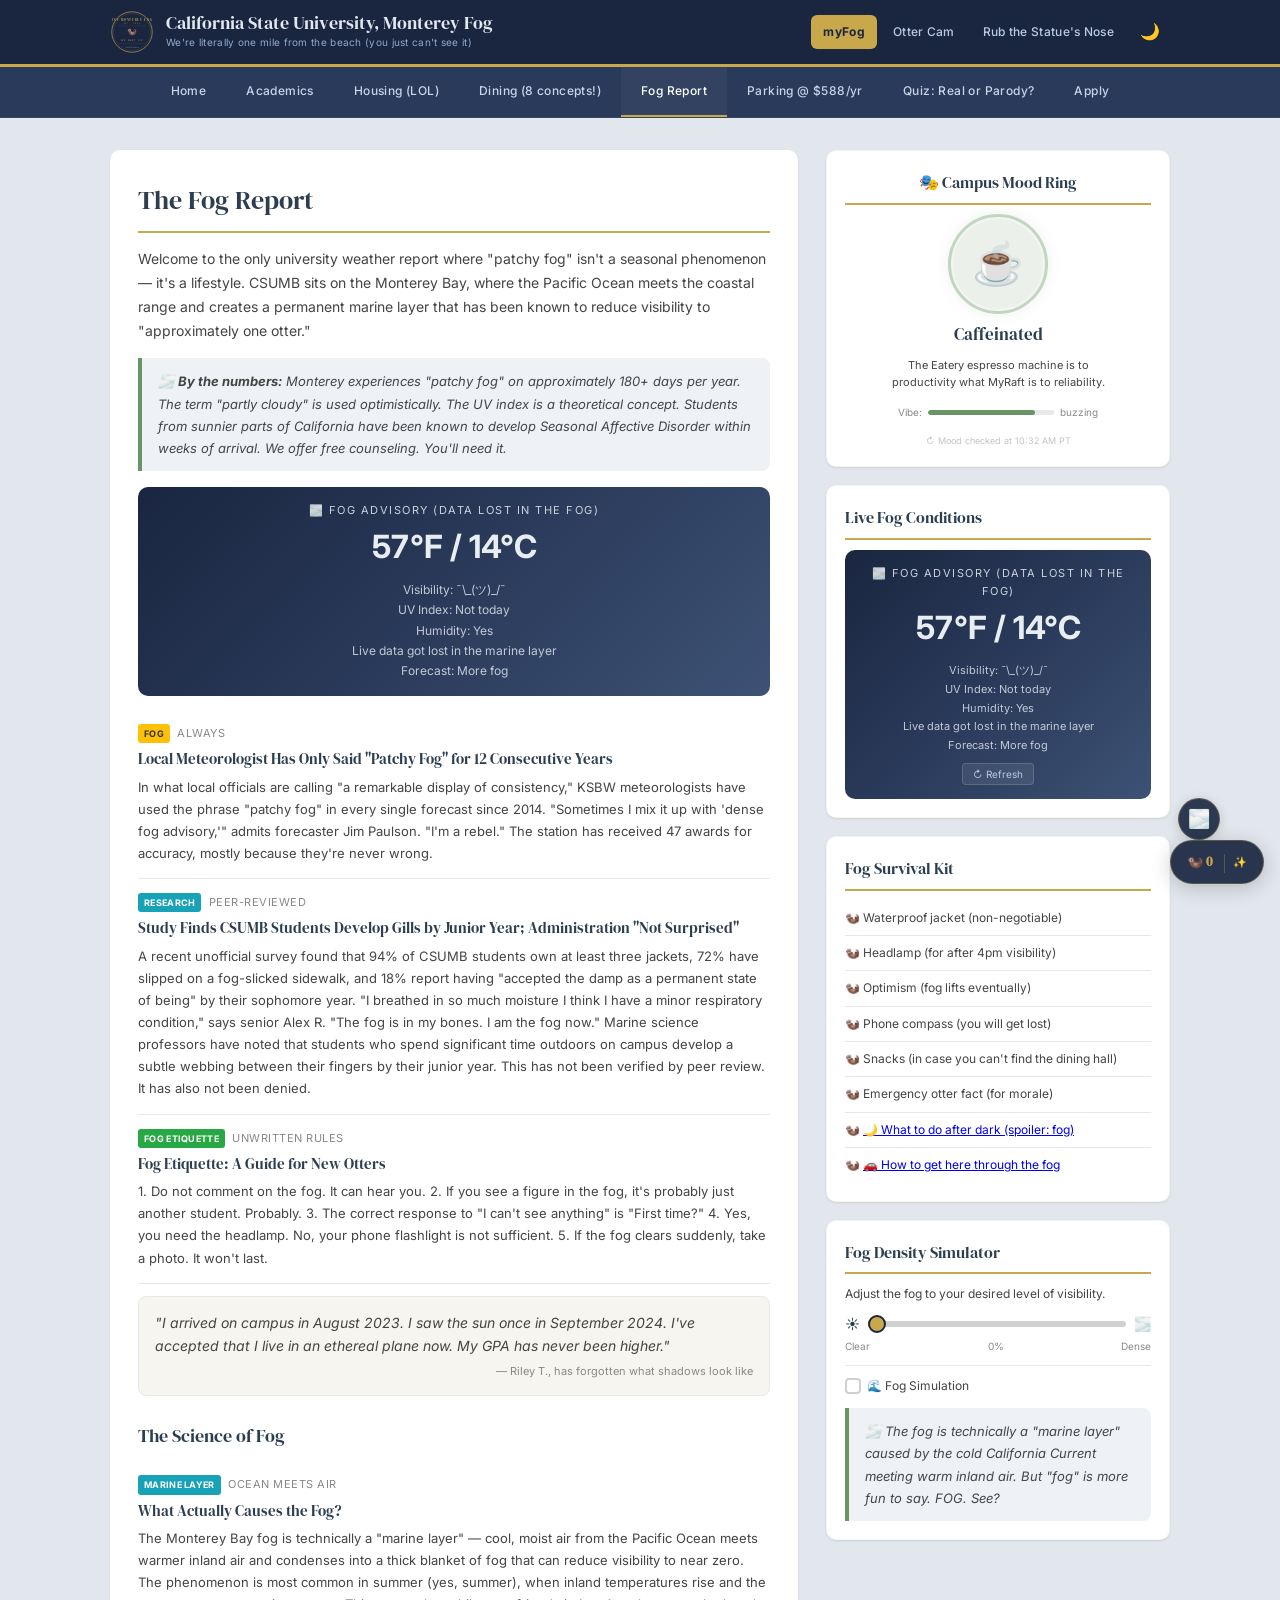
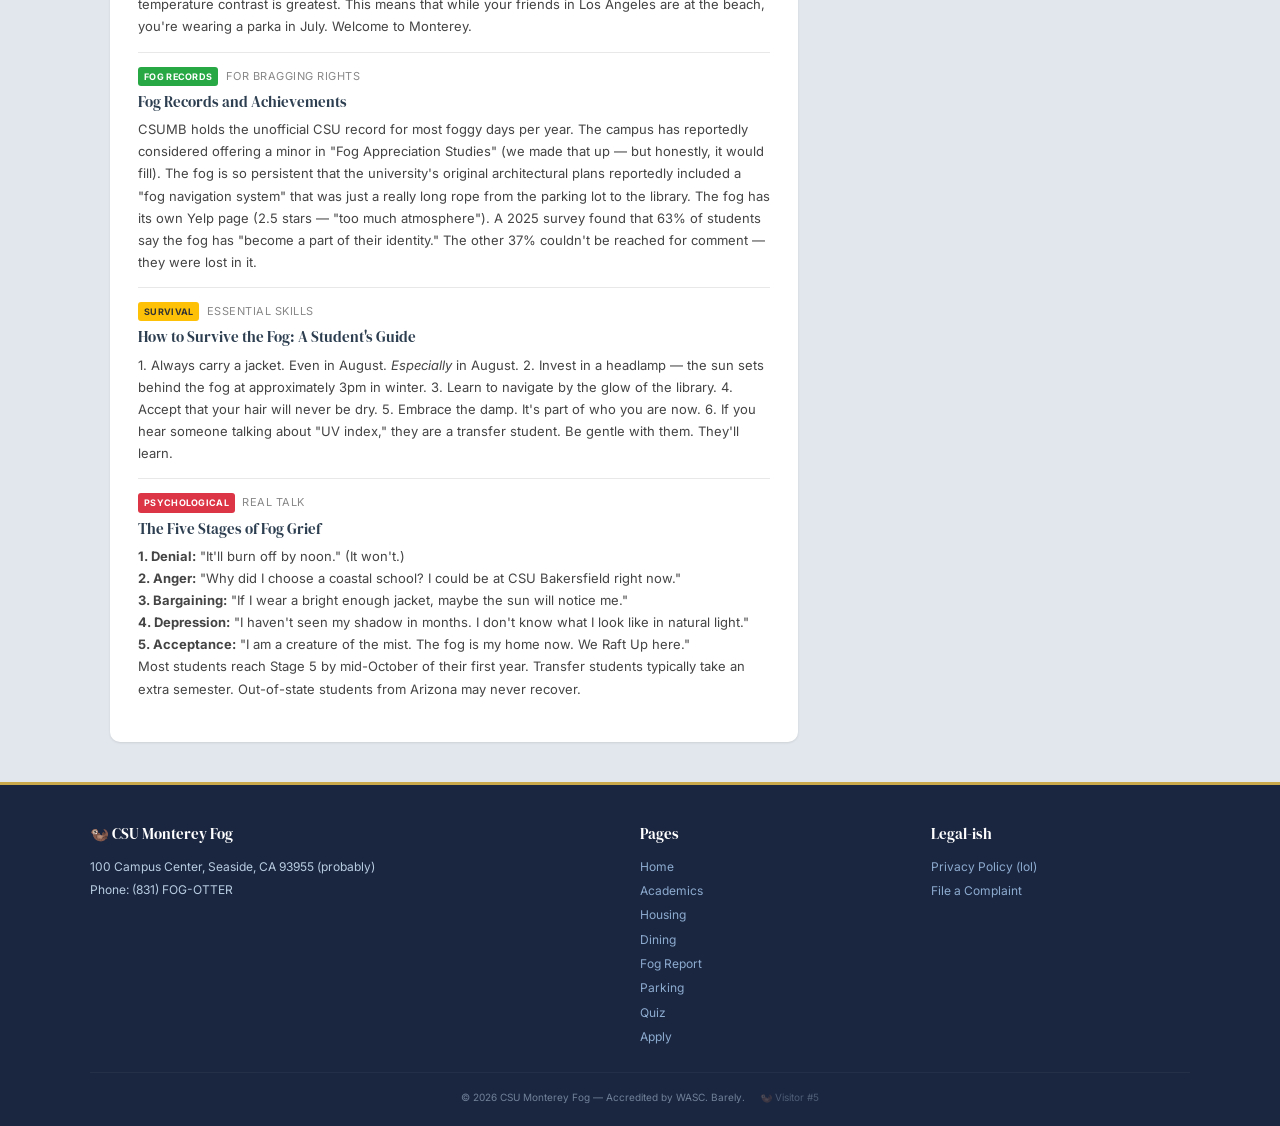
<file: fog.html>
<!DOCTYPE html>
<html lang="en">
<head>
  <meta charset="UTF-8">
  <meta name="viewport" content="width=device-width, initial-scale=1.0">
  <title>Fog Report — CSU Monterey Fog</title>
  <meta name="description" content="The CSU Monterey Fog Report: live fog conditions, weather forecast, and survival tips for the foggiest campus in California.">
  <link rel="icon" href="data:image/svg+xml,<svg xmlns='http://www.w3.org/2000/svg' viewBox='0 0 100 100'><text y='.9em' font-size='90'>🦦</text></svg>">
  <link rel="preconnect" href="https://fonts.googleapis.com">
  <link rel="preconnect" href="https://fonts.gstatic.com" crossorigin>
  <link rel="dns-prefetch" href="https://api.open-meteo.com">
  <link href="https://fonts.googleapis.com/css2?family=DM+Serif+Display:ital@0;1&family=Inter:wght@400;500;600;700;800&display=swap" rel="stylesheet">
  <link rel="stylesheet" href="style.css">
  <meta property="og:title" content="Fog Report — CSU Monterey Fog">
  <meta property="og:description" content="The CSU Monterey Fog Report: live fog conditions, weather forecast, and survival tips for the foggiest campus in California.">
  <meta property="og:type" content="website">
  <meta property="og:url" content="https://californiastateuniversitymontereybay.com/fog.html">
  <meta property="og:image" content="https://images.unsplash.com/photo-1505228395891-9a51e7e86bf6?w=1200&h=630&fit=crop&q=80">
  <meta property="og:image:width" content="1200">
  <meta property="og:image:height" content="630">
  <meta name="twitter:card" content="summary_large_image">
  <meta name="twitter:image" content="https://images.unsplash.com/photo-1505228395891-9a51e7e86bf6?w=1200&h=630&fit=crop&q=80">
  <!-- Google tag (gtag.js) -->
  <script async src="https://www.googletagmanager.com/gtag/js?id=G-L7WR83WQC2"></script>
  <script>
    window.dataLayer = window.dataLayer || [];
    function gtag(){dataLayer.push(arguments);}
    gtag('js', new Date());
    gtag('config', 'G-L7WR83WQC2');
  </script>
  <script type="text/javascript">
    (function(c,l,a,r,i,t,y){
        c[a]=c[a]||function(){(c[a].q=c[a].q||[]).push(arguments)};
        t=l.createElement(r);t.async=1;t.src="https://www.clarity.ms/tag/"+i;
        y=l.getElementsByTagName(r)[0];y.parentNode.insertBefore(t,y);
    })(window, document, "clarity", "script", "x7lrna91uh");
  </script>
</head>
<body>

<div class="header">
  <div class="header-inner">
    <div class="header-logo">
      <svg class="header-seal" viewBox="0 0 100 100" xmlns="http://www.w3.org/2000/svg">
        <circle cx="50" cy="50" r="46" fill="none" stroke="#c9a84c" stroke-width="1.5"/>
        <circle cx="50" cy="50" r="42" fill="none" stroke="#c9a84c" stroke-width="0.5" opacity="0.5"/>
        <text x="50" y="24" text-anchor="middle" fill="#c9a84c" font-size="7" font-family="'DM Serif Display', Georgia, serif" letter-spacing="1.5">CSU MONTEREY FOG</text>
        <text x="50" y="31" text-anchor="middle" fill="#c9a84c" font-size="4" font-family="'Inter', sans-serif" letter-spacing="2" opacity="0.7">EST. 1994</text>
        <line x1="20" y1="36" x2="80" y2="36" stroke="#c9a84c" stroke-width="0.4" opacity="0.4"/>
        <text x="50" y="54" text-anchor="middle" font-size="18" fill="white">🦦</text>
        <text x="50" y="70" text-anchor="middle" fill="#c9a84c" font-size="5" font-family="'Inter', sans-serif" letter-spacing="2">WE RAFT UP</text>
        <line x1="20" y1="76" x2="80" y2="76" stroke="#c9a84c" stroke-width="0.4" opacity="0.4"/>
        <text x="50" y="87" text-anchor="middle" fill="white" font-size="3.5" font-family="'Inter', sans-serif" opacity="0.4">FOR ORD · SEASIDE · CA</text>
      </svg>
      <div class="header-title">
        <span class="header-name">California State University, Monterey Fog</span>
        <span class="header-tagline">We're literally one mile from the beach (you just can't see it)</span>
      </div>
    </div>
    <div class="header-actions">
      <a href="index.html" data-effect="myfog" class="portal-btn">myFog</a>
      <a href="index.html" data-effect="ottercam">Otter Cam</a>
      <a href="index.html" data-effect="rubnose">Rub the Statue's Nose</a>
      <button class="dark-toggle" id="darkToggle" aria-label="Toggle dark mode">🌙</button>
    </div>
  </div>
</div>

<div class="nav-wrapper">
  <button class="nav-toggle" id="navToggle">Menu</button>
  <div class="nav" id="mainNav">
    <a href="index.html">Home</a>
    <a href="academics.html">Academics</a>
    <a href="housing.html">Housing (LOL)</a>
    <a href="dining.html">Dining (8 concepts!)</a>
    <a href="fog.html" class="active-tab">Fog Report</a>
    <a href="parking.html">Parking @ $588/yr</a>
    <a href="quiz.html">Quiz: Real or Parody?</a>
    <a href="apply.html">Apply</a>
  </div>
</div>

<div class="container">
  <div class="main-content">

    <h2>The Fog Report</h2>

    <p>Welcome to the only university weather report where "patchy fog" isn't a seasonal phenomenon — it's a lifestyle. CSUMB sits on the Monterey Bay, where the Pacific Ocean meets the coastal range and creates a permanent marine layer that has been known to reduce visibility to "approximately one otter."</p>

    <div class="fun-fact">
      🌫️ <strong>By the numbers:</strong> Monterey experiences "patchy fog" on approximately 180+ days per year. The term "partly cloudy" is used optimistically. The UV index is a theoretical concept. Students from sunnier parts of California have been known to develop Seasonal Affective Disorder within weeks of arrival. We offer free counseling. You'll need it.
    </div>

    <div class="weather-widget weather-inline">
      <div class="cond">DENSE FOG ADVISORY</div>
      <div class="temp">57°F / 14°C</div>
      <div class="weather-extras">
        Visibility: 2 otters<br>
        UV Index: "What's UV?"<br>
        Humidity: All of it<br>
        Forecast: Fog tonight, fog tomorrow, fog eternal
      </div>
    </div>

    <div class="news-item">
      <div class="date"><span class="label label-yellow">FOG</span> Always</div>
      <h4>Local Meteorologist Has Only Said "Patchy Fog" for 12 Consecutive Years</h4>
      <p>In what local officials are calling "a remarkable display of consistency," KSBW meteorologists have used the phrase "patchy fog" in every single forecast since 2014. "Sometimes I mix it up with 'dense fog advisory,'" admits forecaster Jim Paulson. "I'm a rebel." The station has received 47 awards for accuracy, mostly because they're never wrong.</p>
    </div>

    <div class="news-item">
      <div class="date"><span class="label label-blue">RESEARCH</span> Peer-Reviewed</div>
      <h4>Study Finds CSUMB Students Develop Gills by Junior Year; Administration "Not Surprised"</h4>
      <p>A recent unofficial survey found that 94% of CSUMB students own at least three jackets, 72% have slipped on a fog-slicked sidewalk, and 18% report having "accepted the damp as a permanent state of being" by their sophomore year. "I breathed in so much moisture I think I have a minor respiratory condition," says senior Alex R. "The fog is in my bones. I am the fog now." Marine science professors have noted that students who spend significant time outdoors on campus develop a subtle webbing between their fingers by their junior year. This has not been verified by peer review. It has also not been denied.</p>
    </div>

    <div class="news-item">
      <div class="date"><span class="label label-green">FOG ETIQUETTE</span> Unwritten Rules</div>
      <h4>Fog Etiquette: A Guide for New Otters</h4>
      <p>1. Do not comment on the fog. It can hear you. 2. If you see a figure in the fog, it's probably just another student. Probably. 3. The correct response to "I can't see anything" is "First time?" 4. Yes, you need the headlamp. No, your phone flashlight is not sufficient. 5. If the fog clears suddenly, take a photo. It won't last.</p>
    </div>

    <div class="testimonial">
      <p>"I arrived on campus in August 2023. I saw the sun once in September 2024. I've accepted that I live in an ethereal plane now. My GPA has never been higher."</p>
      <div class="author">&mdash; Riley T., has forgotten what shadows look like</div>
    </div>

    <h3>The Science of Fog</h3>

    <div class="news-item">
      <div class="date"><span class="label label-blue">MARINE LAYER</span> Ocean Meets Air</div>
      <h4>What Actually Causes the Fog?</h4>
      <p>The Monterey Bay fog is technically a "marine layer" — cool, moist air from the Pacific Ocean meets warmer inland air and condenses into a thick blanket of fog that can reduce visibility to near zero. The phenomenon is most common in summer (yes, summer), when inland temperatures rise and the temperature contrast is greatest. This means that while your friends in Los Angeles are at the beach, you're wearing a parka in July. Welcome to Monterey.</p>
    </div>

    <div class="news-item">
      <div class="date"><span class="label label-green">FOG RECORDS</span> For Bragging Rights</div>
      <h4>Fog Records and Achievements</h4>
      <p>CSUMB holds the unofficial CSU record for most foggy days per year. The campus has reportedly considered offering a minor in "Fog Appreciation Studies" (we made that up — but honestly, it would fill). The fog is so persistent that the university's original architectural plans reportedly included a "fog navigation system" that was just a really long rope from the parking lot to the library. The fog has its own Yelp page (2.5 stars — "too much atmosphere"). A 2025 survey found that 63% of students say the fog has "become a part of their identity." The other 37% couldn't be reached for comment — they were lost in it.</p>
    </div>

    <div class="news-item">
      <div class="date"><span class="label label-yellow">SURVIVAL</span> Essential Skills</div>
      <h4>How to Survive the Fog: A Student's Guide</h4>
      <p>1. Always carry a jacket. Even in August. <em>Especially</em> in August. 2. Invest in a headlamp — the sun sets behind the fog at approximately 3pm in winter. 3. Learn to navigate by the glow of the library. 4. Accept that your hair will never be dry. 5. Embrace the damp. It's part of who you are now. 6. If you hear someone talking about "UV index," they are a transfer student. Be gentle with them. They'll learn.</p>
    </div>

    <div class="news-item">
      <div class="date"><span class="label label-red">PSYCHOLOGICAL</span> Real Talk</div>
      <h4>The Five Stages of Fog Grief</h4>
      <p><strong>1. Denial:</strong> "It'll burn off by noon." (It won't.)<br>
      <strong>2. Anger:</strong> "Why did I choose a coastal school? I could be at CSU Bakersfield right now."<br>
      <strong>3. Bargaining:</strong> "If I wear a bright enough jacket, maybe the sun will notice me."<br>
      <strong>4. Depression:</strong> "I haven't seen my shadow in months. I don't know what I look like in natural light."<br>
      <strong>5. Acceptance:</strong> "I am a creature of the mist. The fog is my home now. We Raft Up here."</p>
      <p>Most students reach Stage 5 by mid-October of their first year. Transfer students typically take an extra semester. Out-of-state students from Arizona may never recover.</p>
    </div>

  </div>

  <div class="sidebar">

    <div class="card">
      <h3>Live Fog Conditions</h3>
      <div class="weather-widget">
        <div class="cond">DENSE FOG ADVISORY</div>
        <div class="temp">57°F / 14°C</div>
        <div class="weather-extras weather-extras--tight">
          Visibility: 2 otters<br>
          UV Index: "What's UV?"<br>
          Humidity: All of it<br>
          Forecast: Fog tonight, fog tomorrow, fog eternal
        </div>
        <button class="weather-refresh" data-weather="fog">↻ Refresh</button>
      </div>
    </div>

    <div class="card">
      <h3>Fog Survival Kit</h3>
      <ul>
        <li>Waterproof jacket (non-negotiable)</li>
        <li>Headlamp (for after 4pm visibility)</li>
        <li>Optimism (fog lifts eventually)</li>
        <li>Phone compass (you will get lost)</li>
        <li>Snacks (in case you can't find the dining hall)</li>
        <li>Emergency otter fact (for morale)</li>
        <li><a href="#" data-modal="nightlife" style="font-size:12px;">🌙 What to do after dark (spoiler: fog)</a></li>
        <li><a href="#" data-modal="commuter" style="font-size:12px;">🚗 How to get here through the fog</a></li>
      </ul>
    </div>

    <div class="card">
      <h3>Fog Density Simulator</h3>
      <p style="font-size:12px;color:var(--text-secondary);margin-bottom:8px;">Adjust the fog to your desired level of visibility.</p>
      <div class="fog-slider-wrap">
        <span style="font-size:14px;">☀️</span>
        <input type="range" id="fogSlider" class="fog-slider" min="0" max="100" value="0">
        <span style="font-size:14px;">🌫️</span>
      </div>
      <div style="display:flex;justify-content:space-between;font-size:10px;color:var(--text-muted);margin-top:2px;">
        <span>Clear</span>
        <span id="fogLabel">0%</span>
        <span>Dense</span>
      </div>
      <label class="fog-sim-toggle" id="fogSimLabel">
        <input type="checkbox" id="fogSimCheck"> 🌊 Fog Simulation
      </label>
      <div class="fun-fact fun-fact--flush" style="margin-top:12px;">
        🌫️ The fog is technically a "marine layer" caused by the cold California Current meeting warm inland air. But "fog" is more fun to say. FOG. See?
      </div>
    </div>

  </div>
</div>

<div class="fog-overlay" id="fogOverlay">
  <div class="fog-layer fog-layer-1"></div>
  <div class="fog-layer fog-layer-roll-a"></div>
  <div class="fog-layer fog-layer-roll-b"></div>
  <div class="fog-layer fog-layer-roll-c"></div>
  <div class="fog-layer fog-layer-noise"></div>
  <div class="fog-particles" id="fogParticles"></div>
</div>
<button class="fog-toggle" id="fogToggle" aria-label="Toggle fog overlay">🌫️</button>

<div class="footer">
  <div class="footer-inner">
    <div class="footer-col">
      <h4>🦦 CSU Monterey Fog</h4>
      <p>100 Campus Center, Seaside, CA 93955 (probably)</p>
      <p>Phone: (831) FOG-OTTER</p>
    </div>
    <div class="footer-col">
      <h4>Pages</h4>
      <a href="index.html">Home</a>
      <a href="academics.html">Academics</a>
      <a href="housing.html">Housing</a>
      <a href="dining.html">Dining</a>
      <a href="fog.html">Fog Report</a>
      <a href="parking.html">Parking</a>
      <a href="quiz.html">Quiz</a>
      <a href="apply.html">Apply</a>
    </div>
    <div class="footer-col">
      <h4>Legal-ish</h4>
      <a href="#" data-effect="privacypolicy">Privacy Policy (lol)</a>
      <a href="#" data-effect="complaint">File a Complaint</a>
    </div>
  </div>
  <div class="footer-bottom">
    &copy; 2026 CSU Monterey Fog &mdash; Accredited by WASC. Barely.
    <span class="visitor-count" id="visitorCount"></span>
  </div>
</div>

<button class="scroll-top" id="scrollTop" aria-label="Scroll to top">↑</button>

<div class="modal-overlay" id="modalOverlay">
  <div class="modal" id="modalContent">
    <div class="modal-header">
      <span id="modalTitle">CSU Monterey Fog</span>
      <button class="modal-close" id="modalClose">&times;</button>
    </div>
    <div class="modal-body" id="modalBody"></div>
    <div class="modal-footer" id="modalFooter"></div>
  </div>
</div>

<div class="otter-counter" id="otterCounter">🦦 <span id="rubCount">0</span> <span class="buff-display" id="rubBuffsDisplay">✨</span></div>
<script src="script.js"></script>
</body>
</html>
</file>
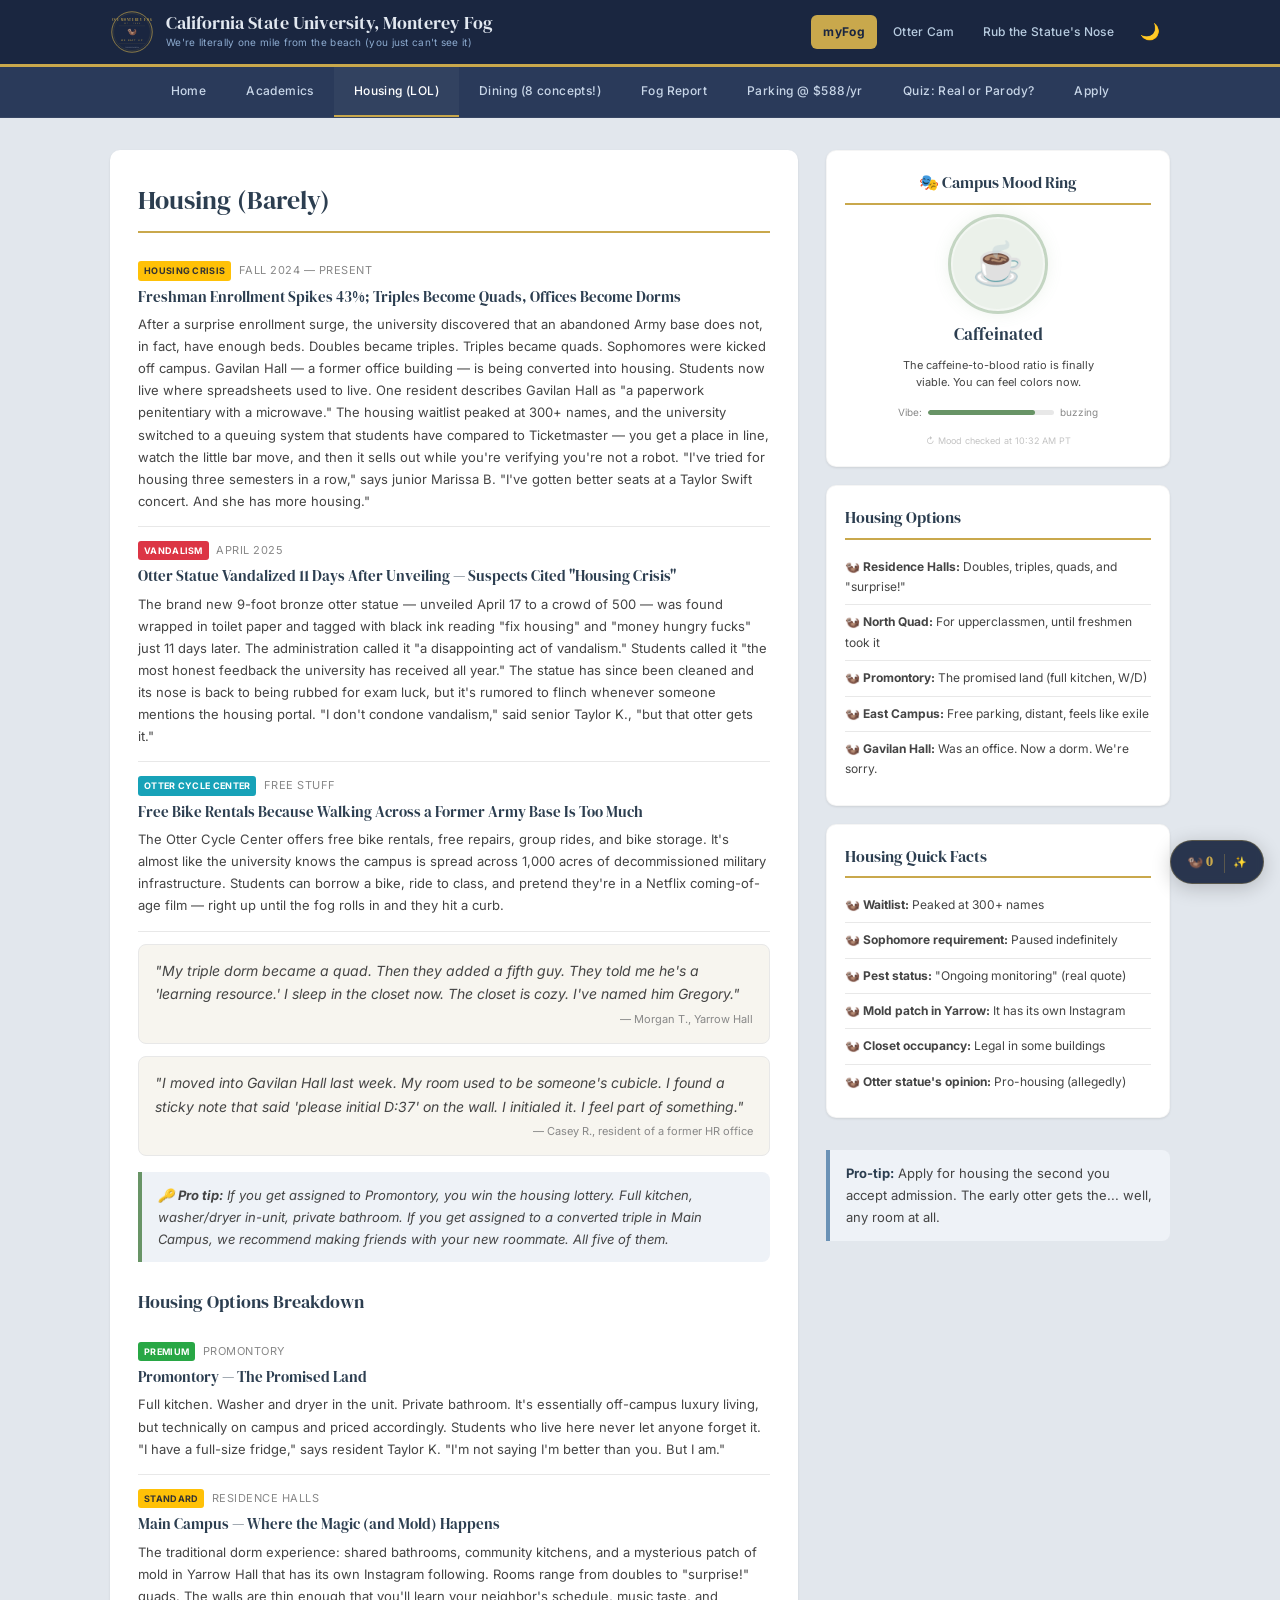
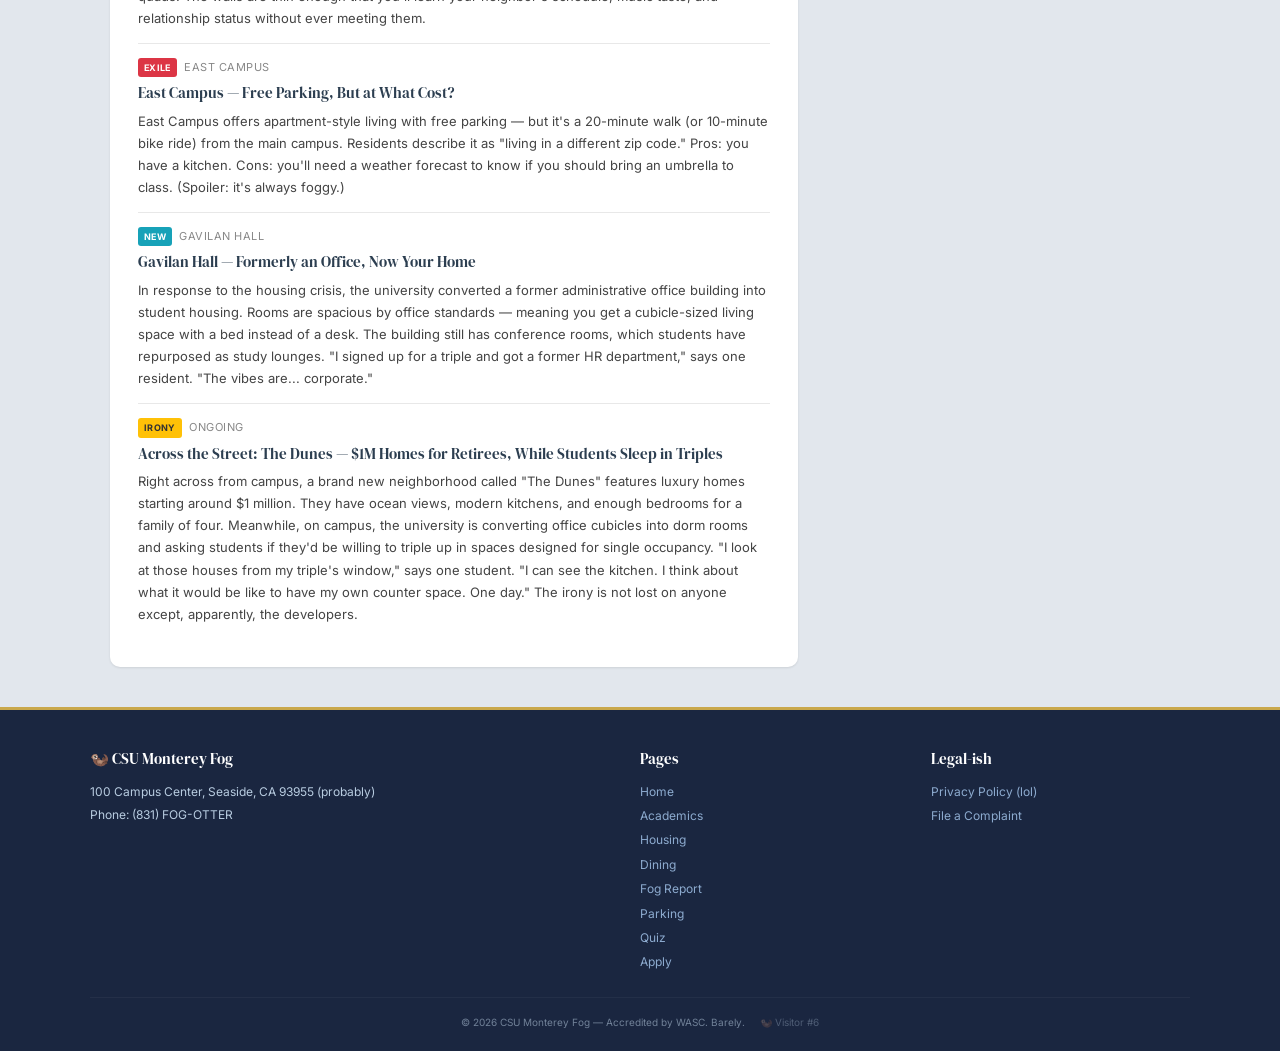
<file: housing.html>
<!DOCTYPE html>
<html lang="en">
<head>
  <meta charset="UTF-8">
  <meta name="viewport" content="width=device-width, initial-scale=1.0">
  <title>Housing — CSU Monterey Fog</title>
  <meta name="description" content="CSU Monterey Fog housing: triples become quads, former offices become dorms, and Promontory is the promised land.">
  <link rel="icon" href="data:image/svg+xml,<svg xmlns='http://www.w3.org/2000/svg' viewBox='0 0 100 100'><text y='.9em' font-size='90'>🦦</text></svg>">
  <link rel="preconnect" href="https://fonts.googleapis.com">
  <link rel="preconnect" href="https://fonts.gstatic.com" crossorigin>
  <link rel="dns-prefetch" href="https://api.open-meteo.com">
  <link href="https://fonts.googleapis.com/css2?family=DM+Serif+Display:ital@0;1&family=Inter:wght@400;500;600;700;800&display=swap" rel="stylesheet">
  <link rel="stylesheet" href="style.css">
  <meta property="og:title" content="Housing — CSU Monterey Fog">
  <meta property="og:description" content="CSU Monterey Fog housing: triples become quads, former offices become dorms, and Promontory is the promised land.">
  <meta property="og:type" content="website">
  <meta property="og:url" content="https://californiastateuniversitymontereybay.com/housing.html">
  <meta property="og:image" content="https://images.unsplash.com/photo-1505228395891-9a51e7e86bf6?w=1200&h=630&fit=crop&q=80">
  <meta property="og:image:width" content="1200">
  <meta property="og:image:height" content="630">
  <meta name="twitter:card" content="summary_large_image">
  <meta name="twitter:image" content="https://images.unsplash.com/photo-1505228395891-9a51e7e86bf6?w=1200&h=630&fit=crop&q=80">
  <!-- Google tag (gtag.js) -->
  <script async src="https://www.googletagmanager.com/gtag/js?id=G-L7WR83WQC2"></script>
  <script>
    window.dataLayer = window.dataLayer || [];
    function gtag(){dataLayer.push(arguments);}
    gtag('js', new Date());
    gtag('config', 'G-L7WR83WQC2');
  </script>
  <script type="text/javascript">
    (function(c,l,a,r,i,t,y){
        c[a]=c[a]||function(){(c[a].q=c[a].q||[]).push(arguments)};
        t=l.createElement(r);t.async=1;t.src="https://www.clarity.ms/tag/"+i;
        y=l.getElementsByTagName(r)[0];y.parentNode.insertBefore(t,y);
    })(window, document, "clarity", "script", "x7lrna91uh");
  </script>
</head>
<body>

<div class="header">
  <div class="header-inner">
    <div class="header-logo">
      <svg class="header-seal" viewBox="0 0 100 100" xmlns="http://www.w3.org/2000/svg">
        <circle cx="50" cy="50" r="46" fill="none" stroke="#c9a84c" stroke-width="1.5"/>
        <circle cx="50" cy="50" r="42" fill="none" stroke="#c9a84c" stroke-width="0.5" opacity="0.5"/>
        <text x="50" y="24" text-anchor="middle" fill="#c9a84c" font-size="7" font-family="'DM Serif Display', Georgia, serif" letter-spacing="1.5">CSU MONTEREY FOG</text>
        <text x="50" y="31" text-anchor="middle" fill="#c9a84c" font-size="4" font-family="'Inter', sans-serif" letter-spacing="2" opacity="0.7">EST. 1994</text>
        <line x1="20" y1="36" x2="80" y2="36" stroke="#c9a84c" stroke-width="0.4" opacity="0.4"/>
        <text x="50" y="54" text-anchor="middle" font-size="18" fill="white">🦦</text>
        <text x="50" y="70" text-anchor="middle" fill="#c9a84c" font-size="5" font-family="'Inter', sans-serif" letter-spacing="2">WE RAFT UP</text>
        <line x1="20" y1="76" x2="80" y2="76" stroke="#c9a84c" stroke-width="0.4" opacity="0.4"/>
        <text x="50" y="87" text-anchor="middle" fill="white" font-size="3.5" font-family="'Inter', sans-serif" opacity="0.4">FOR ORD · SEASIDE · CA</text>
      </svg>
      <div class="header-title">
        <span class="header-name">California State University, Monterey Fog</span>
        <span class="header-tagline">We're literally one mile from the beach (you just can't see it)</span>
      </div>
    </div>
    <div class="header-actions">
      <a href="index.html" data-effect="myfog" class="portal-btn">myFog</a>
      <a href="index.html" data-effect="ottercam">Otter Cam</a>
      <a href="index.html" data-effect="rubnose">Rub the Statue's Nose</a>
      <button class="dark-toggle" id="darkToggle" aria-label="Toggle dark mode">🌙</button>
    </div>
  </div>
</div>

<div class="nav-wrapper">
  <button class="nav-toggle" id="navToggle">Menu</button>
  <div class="nav" id="mainNav">
    <a href="index.html">Home</a>
    <a href="academics.html">Academics</a>
    <a href="housing.html" class="active-tab">Housing (LOL)</a>
    <a href="dining.html">Dining (8 concepts!)</a>
    <a href="fog.html">Fog Report</a>
    <a href="parking.html">Parking @ $588/yr</a>
    <a href="quiz.html">Quiz: Real or Parody?</a>
    <a href="apply.html">Apply</a>
  </div>
</div>

<div class="container">
  <div class="main-content">

    <h2>Housing (Barely)</h2>

    <div class="news-item">
      <div class="date"><span class="label label-yellow">HOUSING CRISIS</span> Fall 2024 — Present</div>
      <h4>Freshman Enrollment Spikes 43%; Triples Become Quads, Offices Become Dorms</h4>
      <p>After a surprise enrollment surge, the university discovered that an abandoned Army base does not, in fact, have enough beds. Doubles became triples. Triples became quads. Sophomores were kicked off campus. Gavilan Hall — a former office building — is being converted into housing. Students now live where spreadsheets used to live. One resident describes Gavilan Hall as "a paperwork penitentiary with a microwave." The housing waitlist peaked at 300+ names, and the university switched to a queuing system that students have compared to Ticketmaster — you get a place in line, watch the little bar move, and then it sells out while you're verifying you're not a robot. "I've tried for housing three semesters in a row," says junior Marissa B. "I've gotten better seats at a Taylor Swift concert. And she has more housing."</p>
    </div>

    <div class="news-item">
      <div class="date"><span class="label label-red">VANDALISM</span> April 2025</div>
      <h4>Otter Statue Vandalized 11 Days After Unveiling — Suspects Cited "Housing Crisis"</h4>
      <p>The brand new 9-foot bronze otter statue — unveiled April 17 to a crowd of 500 — was found wrapped in toilet paper and tagged with black ink reading "fix housing" and "money hungry fucks" just 11 days later. The administration called it "a disappointing act of vandalism." Students called it "the most honest feedback the university has received all year." The statue has since been cleaned and its nose is back to being rubbed for exam luck, but it's rumored to flinch whenever someone mentions the housing portal. "I don't condone vandalism," said senior Taylor K., "but that otter gets it."</p>
    </div>

    <div class="news-item">
      <div class="date"><span class="label label-blue">OTTER CYCLE CENTER</span> Free Stuff</div>
      <h4>Free Bike Rentals Because Walking Across a Former Army Base Is Too Much</h4>
      <p>The Otter Cycle Center offers free bike rentals, free repairs, group rides, and bike storage. It's almost like the university knows the campus is spread across 1,000 acres of decommissioned military infrastructure. Students can borrow a bike, ride to class, and pretend they're in a Netflix coming-of-age film — right up until the fog rolls in and they hit a curb.</p>
    </div>

    <div class="testimonial">
      <p>"My triple dorm became a quad. Then they added a fifth guy. They told me he's a 'learning resource.' I sleep in the closet now. The closet is cozy. I've named him Gregory."</p>
      <div class="author">&mdash; Morgan T., Yarrow Hall</div>
    </div>

    <div class="testimonial">
      <p>"I moved into Gavilan Hall last week. My room used to be someone's cubicle. I found a sticky note that said 'please initial D:37' on the wall. I initialed it. I feel part of something."</p>
      <div class="author">&mdash; Casey R., resident of a former HR office</div>
    </div>

    <div class="fun-fact">
      🔑 <strong>Pro tip:</strong> If you get assigned to Promontory, you win the housing lottery. Full kitchen, washer/dryer in-unit, private bathroom. If you get assigned to a converted triple in Main Campus, we recommend making friends with your new roommate. All five of them.
    </div>

    <h3>Housing Options Breakdown</h3>

    <div class="news-item">
      <div class="date"><span class="label label-green">PREMIUM</span> Promontory</div>
      <h4>Promontory — The Promised Land</h4>
      <p>Full kitchen. Washer and dryer in the unit. Private bathroom. It's essentially off-campus luxury living, but technically on campus and priced accordingly. Students who live here never let anyone forget it. "I have a full-size fridge," says resident Taylor K. "I'm not saying I'm better than you. But I am."</p>
    </div>

    <div class="news-item">
      <div class="date"><span class="label label-yellow">STANDARD</span> Residence Halls</div>
      <h4>Main Campus — Where the Magic (and Mold) Happens</h4>
      <p>The traditional dorm experience: shared bathrooms, community kitchens, and a mysterious patch of mold in Yarrow Hall that has its own Instagram following. Rooms range from doubles to "surprise!" quads. The walls are thin enough that you'll learn your neighbor's schedule, music taste, and relationship status without ever meeting them.</p>
    </div>

    <div class="news-item">
      <div class="date"><span class="label label-red">EXILE</span> East Campus</div>
      <h4>East Campus — Free Parking, But at What Cost?</h4>
      <p>East Campus offers apartment-style living with free parking — but it's a 20-minute walk (or 10-minute bike ride) from the main campus. Residents describe it as "living in a different zip code." Pros: you have a kitchen. Cons: you'll need a weather forecast to know if you should bring an umbrella to class. (Spoiler: it's always foggy.)</p>
    </div>

    <div class="news-item">
      <div class="date"><span class="label label-blue">NEW</span> Gavilan Hall</div>
      <h4>Gavilan Hall — Formerly an Office, Now Your Home</h4>
      <p>In response to the housing crisis, the university converted a former administrative office building into student housing. Rooms are spacious by office standards — meaning you get a cubicle-sized living space with a bed instead of a desk. The building still has conference rooms, which students have repurposed as study lounges. "I signed up for a triple and got a former HR department," says one resident. "The vibes are... corporate."</p>
    </div>

    <div class="news-item">
      <div class="date"><span class="label label-yellow">IRONY</span> Ongoing</div>
      <h4>Across the Street: The Dunes — $1M Homes for Retirees, While Students Sleep in Triples</h4>
      <p>Right across from campus, a brand new neighborhood called "The Dunes" features luxury homes starting around $1 million. They have ocean views, modern kitchens, and enough bedrooms for a family of four. Meanwhile, on campus, the university is converting office cubicles into dorm rooms and asking students if they'd be willing to triple up in spaces designed for single occupancy. "I look at those houses from my triple's window," says one student. "I can see the kitchen. I think about what it would be like to have my own counter space. One day." The irony is not lost on anyone except, apparently, the developers.</p>
    </div>

  </div>

  <div class="sidebar">

    <div class="card">
      <h3>Housing Options</h3>
      <ul>
        <li><strong>Residence Halls:</strong> Doubles, triples, quads, and "surprise!"</li>
        <li><strong>North Quad:</strong> For upperclassmen, until freshmen took it</li>
        <li><strong>Promontory:</strong> The promised land (full kitchen, W/D)</li>
        <li><strong>East Campus:</strong> Free parking, distant, feels like exile</li>
        <li><strong>Gavilan Hall:</strong> Was an office. Now a dorm. We're sorry.</li>
      </ul>
    </div>

    <div class="card">
      <h3>Housing Quick Facts</h3>
      <ul>
        <li><strong>Waitlist:</strong> Peaked at 300+ names</li>
        <li><strong>Sophomore requirement:</strong> Paused indefinitely</li>
        <li><strong>Pest status:</strong> "Ongoing monitoring" (real quote)</li>
        <li><strong>Mold patch in Yarrow:</strong> It has its own Instagram</li>
        <li><strong>Closet occupancy:</strong> Legal in some buildings</li>
        <li><strong>Otter statue's opinion:</strong> Pro-housing (allegedly)</li>
      </ul>
    </div>

    <div class="shoutout">
      <strong>Pro-tip:</strong> Apply for housing the second you accept admission. The early otter gets the... well, any room at all.
    </div>

  </div>
</div>

<div class="footer">
  <div class="footer-inner">
    <div class="footer-col">
      <h4>🦦 CSU Monterey Fog</h4>
      <p>100 Campus Center, Seaside, CA 93955 (probably)</p>
      <p>Phone: (831) FOG-OTTER</p>
    </div>
    <div class="footer-col">
      <h4>Pages</h4>
      <a href="index.html">Home</a>
      <a href="academics.html">Academics</a>
      <a href="housing.html">Housing</a>
      <a href="dining.html">Dining</a>
      <a href="fog.html">Fog Report</a>
      <a href="parking.html">Parking</a>
      <a href="quiz.html">Quiz</a>
      <a href="apply.html">Apply</a>
    </div>
    <div class="footer-col">
      <h4>Legal-ish</h4>
      <a href="#" data-effect="privacypolicy">Privacy Policy (lol)</a>
      <a href="#" data-effect="complaint">File a Complaint</a>
    </div>
  </div>
  <div class="footer-bottom">
    &copy; 2026 CSU Monterey Fog &mdash; Accredited by WASC. Barely.
    <span class="visitor-count" id="visitorCount"></span>
  </div>
</div>

<button class="scroll-top" id="scrollTop" aria-label="Scroll to top">↑</button>

<div class="modal-overlay" id="modalOverlay">
  <div class="modal" id="modalContent">
    <div class="modal-header">
      <span id="modalTitle">CSU Monterey Fog</span>
      <button class="modal-close" id="modalClose">&times;</button>
    </div>
    <div class="modal-body" id="modalBody"></div>
    <div class="modal-footer" id="modalFooter"></div>
  </div>
</div>

<div class="otter-counter" id="otterCounter">🦦 <span id="rubCount">0</span> <span class="buff-display" id="rubBuffsDisplay">✨</span></div>
<script src="script.js"></script>
</body>
</html>
</file>
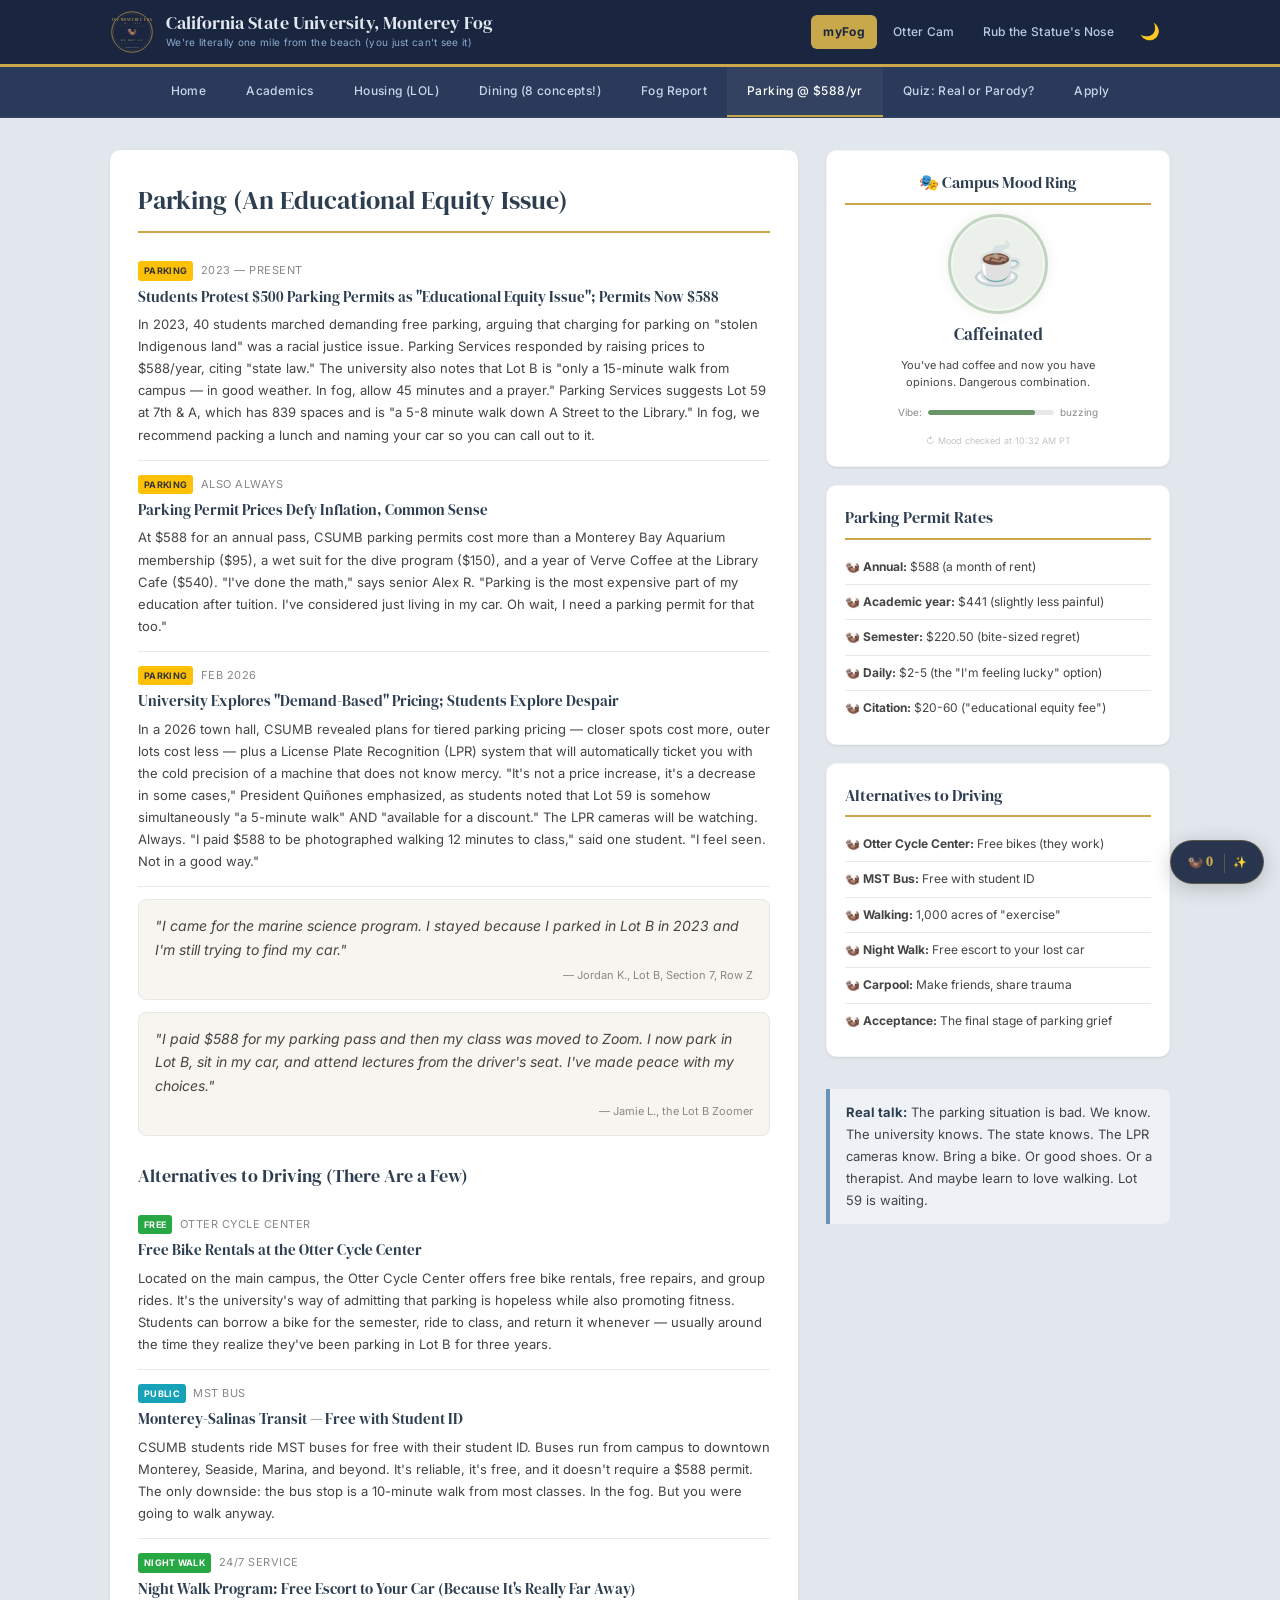
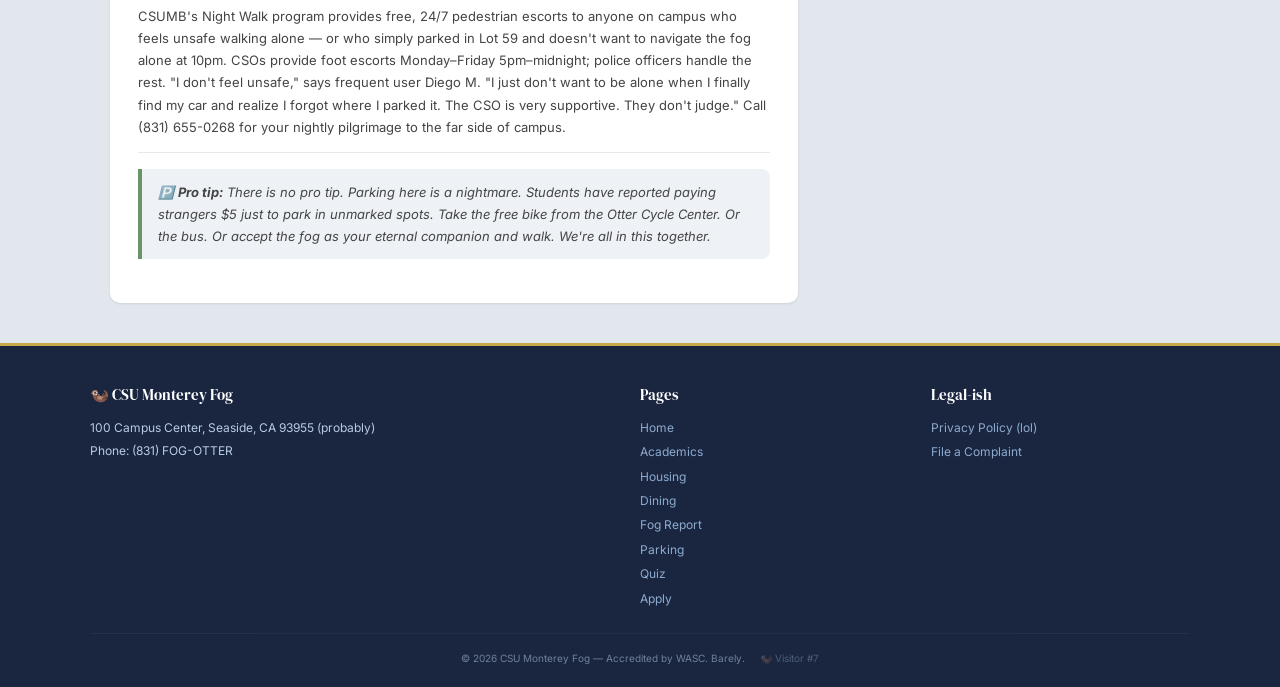
<file: parking.html>
<!DOCTYPE html>
<html lang="en">
<head>
  <meta charset="UTF-8">
  <meta name="viewport" content="width=device-width, initial-scale=1.0">
  <title>Parking — CSU Monterey Fog</title>
  <meta name="description" content="CSU Monterey Fog parking: $588/yr permits, Lot B nightmares, student protests, and the eternal search for a parking spot.">
  <link rel="icon" href="data:image/svg+xml,<svg xmlns='http://www.w3.org/2000/svg' viewBox='0 0 100 100'><text y='.9em' font-size='90'>🦦</text></svg>">
  <link rel="preconnect" href="https://fonts.googleapis.com">
  <link rel="preconnect" href="https://fonts.gstatic.com" crossorigin>
  <link rel="dns-prefetch" href="https://api.open-meteo.com">
  <link href="https://fonts.googleapis.com/css2?family=DM+Serif+Display:ital@0;1&family=Inter:wght@400;500;600;700;800&display=swap" rel="stylesheet">
  <link rel="stylesheet" href="style.css">
  <meta property="og:title" content="Parking — CSU Monterey Fog">
  <meta property="og:description" content="CSU Monterey Fog parking: $588/yr permits, Lot B nightmares, student protests, and the eternal search for a parking spot.">
  <meta property="og:type" content="website">
  <meta property="og:url" content="https://californiastateuniversitymontereybay.com/parking.html">
  <meta property="og:image" content="https://images.unsplash.com/photo-1505228395891-9a51e7e86bf6?w=1200&h=630&fit=crop&q=80">
  <meta property="og:image:width" content="1200">
  <meta property="og:image:height" content="630">
  <meta name="twitter:card" content="summary_large_image">
  <meta name="twitter:image" content="https://images.unsplash.com/photo-1505228395891-9a51e7e86bf6?w=1200&h=630&fit=crop&q=80">
  <!-- Google tag (gtag.js) -->
  <script async src="https://www.googletagmanager.com/gtag/js?id=G-L7WR83WQC2"></script>
  <script>
    window.dataLayer = window.dataLayer || [];
    function gtag(){dataLayer.push(arguments);}
    gtag('js', new Date());
    gtag('config', 'G-L7WR83WQC2');
  </script>
  <script type="text/javascript">
    (function(c,l,a,r,i,t,y){
        c[a]=c[a]||function(){(c[a].q=c[a].q||[]).push(arguments)};
        t=l.createElement(r);t.async=1;t.src="https://www.clarity.ms/tag/"+i;
        y=l.getElementsByTagName(r)[0];y.parentNode.insertBefore(t,y);
    })(window, document, "clarity", "script", "x7lrna91uh");
  </script>
</head>
<body>

<div class="header">
  <div class="header-inner">
    <div class="header-logo">
      <svg class="header-seal" viewBox="0 0 100 100" xmlns="http://www.w3.org/2000/svg">
        <circle cx="50" cy="50" r="46" fill="none" stroke="#c9a84c" stroke-width="1.5"/>
        <circle cx="50" cy="50" r="42" fill="none" stroke="#c9a84c" stroke-width="0.5" opacity="0.5"/>
        <text x="50" y="24" text-anchor="middle" fill="#c9a84c" font-size="7" font-family="'DM Serif Display', Georgia, serif" letter-spacing="1.5">CSU MONTEREY FOG</text>
        <text x="50" y="31" text-anchor="middle" fill="#c9a84c" font-size="4" font-family="'Inter', sans-serif" letter-spacing="2" opacity="0.7">EST. 1994</text>
        <line x1="20" y1="36" x2="80" y2="36" stroke="#c9a84c" stroke-width="0.4" opacity="0.4"/>
        <text x="50" y="54" text-anchor="middle" font-size="18" fill="white">🦦</text>
        <text x="50" y="70" text-anchor="middle" fill="#c9a84c" font-size="5" font-family="'Inter', sans-serif" letter-spacing="2">WE RAFT UP</text>
        <line x1="20" y1="76" x2="80" y2="76" stroke="#c9a84c" stroke-width="0.4" opacity="0.4"/>
        <text x="50" y="87" text-anchor="middle" fill="white" font-size="3.5" font-family="'Inter', sans-serif" opacity="0.4">FOR ORD · SEASIDE · CA</text>
      </svg>
      <div class="header-title">
        <span class="header-name">California State University, Monterey Fog</span>
        <span class="header-tagline">We're literally one mile from the beach (you just can't see it)</span>
      </div>
    </div>
    <div class="header-actions">
      <a href="index.html" data-effect="myfog" class="portal-btn">myFog</a>
      <a href="index.html" data-effect="ottercam">Otter Cam</a>
      <a href="index.html" data-effect="rubnose">Rub the Statue's Nose</a>
      <button class="dark-toggle" id="darkToggle" aria-label="Toggle dark mode">🌙</button>
    </div>
  </div>
</div>

<div class="nav-wrapper">
  <button class="nav-toggle" id="navToggle">Menu</button>
  <div class="nav" id="mainNav">
    <a href="index.html">Home</a>
    <a href="academics.html">Academics</a>
    <a href="housing.html">Housing (LOL)</a>
    <a href="dining.html">Dining (8 concepts!)</a>
    <a href="fog.html">Fog Report</a>
    <a href="parking.html" class="active-tab">Parking @ $588/yr</a>
    <a href="quiz.html">Quiz: Real or Parody?</a>
    <a href="apply.html">Apply</a>
  </div>
</div>

<div class="container">
  <div class="main-content">

    <h2>Parking (An Educational Equity Issue)</h2>

    <div class="news-item">
      <div class="date"><span class="label label-yellow">PARKING</span> 2023 — Present</div>
      <h4>Students Protest $500 Parking Permits as "Educational Equity Issue"; Permits Now $588</h4>
      <p>In 2023, 40 students marched demanding free parking, arguing that charging for parking on "stolen Indigenous land" was a racial justice issue. Parking Services responded by raising prices to $588/year, citing "state law." The university also notes that Lot B is "only a 15-minute walk from campus — in good weather. In fog, allow 45 minutes and a prayer." Parking Services suggests Lot 59 at 7th & A, which has 839 spaces and is "a 5-8 minute walk down A Street to the Library." In fog, we recommend packing a lunch and naming your car so you can call out to it.</p>
    </div>

    <div class="news-item">
      <div class="date"><span class="label label-yellow">PARKING</span> Also Always</div>
      <h4>Parking Permit Prices Defy Inflation, Common Sense</h4>
      <p>At $588 for an annual pass, CSUMB parking permits cost more than a Monterey Bay Aquarium membership ($95), a wet suit for the dive program ($150), and a year of Verve Coffee at the Library Cafe ($540). "I've done the math," says senior Alex R. "Parking is the most expensive part of my education after tuition. I've considered just living in my car. Oh wait, I need a parking permit for that too."</p>
    </div>

    <div class="news-item">
      <div class="date"><span class="label label-yellow">PARKING</span> Feb 2026</div>
      <h4>University Explores "Demand-Based" Pricing; Students Explore Despair</h4>
      <p>In a 2026 town hall, CSUMB revealed plans for tiered parking pricing — closer spots cost more, outer lots cost less — plus a License Plate Recognition (LPR) system that will automatically ticket you with the cold precision of a machine that does not know mercy. "It's not a price increase, it's a decrease in some cases," President Quiñones emphasized, as students noted that Lot 59 is somehow simultaneously "a 5-minute walk" AND "available for a discount." The LPR cameras will be watching. Always. "I paid $588 to be photographed walking 12 minutes to class," said one student. "I feel seen. Not in a good way."</p>
    </div>

    <div class="testimonial">
      <p>"I came for the marine science program. I stayed because I parked in Lot B in 2023 and I'm still trying to find my car."</p>
      <div class="author">&mdash; Jordan K., Lot B, Section 7, Row Z</div>
    </div>

    <div class="testimonial">
      <p>"I paid $588 for my parking pass and then my class was moved to Zoom. I now park in Lot B, sit in my car, and attend lectures from the driver's seat. I've made peace with my choices."</p>
      <div class="author">&mdash; Jamie L., the Lot B Zoomer</div>
    </div>

    <h3>Alternatives to Driving (There Are a Few)</h3>

    <div class="news-item">
      <div class="date"><span class="label label-green">FREE</span> Otter Cycle Center</div>
      <h4>Free Bike Rentals at the Otter Cycle Center</h4>
      <p>Located on the main campus, the Otter Cycle Center offers free bike rentals, free repairs, and group rides. It's the university's way of admitting that parking is hopeless while also promoting fitness. Students can borrow a bike for the semester, ride to class, and return it whenever — usually around the time they realize they've been parking in Lot B for three years.</p>
    </div>

    <div class="news-item">
      <div class="date"><span class="label label-blue">PUBLIC</span> MST Bus</div>
      <h4>Monterey-Salinas Transit — Free with Student ID</h4>
      <p>CSUMB students ride MST buses for free with their student ID. Buses run from campus to downtown Monterey, Seaside, Marina, and beyond. It's reliable, it's free, and it doesn't require a $588 permit. The only downside: the bus stop is a 10-minute walk from most classes. In the fog. But you were going to walk anyway.</p>
    </div>

    <div class="news-item">
      <div class="date"><span class="label label-green">NIGHT WALK</span> 24/7 Service</div>
      <h4>Night Walk Program: Free Escort to Your Car (Because It's Really Far Away)</h4>
      <p>CSUMB's Night Walk program provides free, 24/7 pedestrian escorts to anyone on campus who feels unsafe walking alone — or who simply parked in Lot 59 and doesn't want to navigate the fog alone at 10pm. CSOs provide foot escorts Monday–Friday 5pm–midnight; police officers handle the rest. "I don't feel unsafe," says frequent user Diego M. "I just don't want to be alone when I finally find my car and realize I forgot where I parked it. The CSO is very supportive. They don't judge." Call (831) 655-0268 for your nightly pilgrimage to the far side of campus.</p>
    </div>

    <div class="fun-fact">
      🅿️ <strong>Pro tip:</strong> There is no pro tip. Parking here is a nightmare. Students have reported paying strangers $5 just to park in unmarked spots. Take the free bike from the Otter Cycle Center. Or the bus. Or accept the fog as your eternal companion and walk. We're all in this together.
    </div>

  </div>

  <div class="sidebar">

    <div class="card">
      <h3>Parking Permit Rates</h3>
      <ul>
        <li><strong>Annual:</strong> $588 (a month of rent)</li>
        <li><strong>Academic year:</strong> $441 (slightly less painful)</li>
        <li><strong>Semester:</strong> $220.50 (bite-sized regret)</li>
        <li><strong>Daily:</strong> $2-5 (the "I'm feeling lucky" option)</li>
        <li><strong>Citation:</strong> $20-60 ("educational equity fee")</li>
      </ul>
    </div>

    <div class="card">
      <h3>Alternatives to Driving</h3>
      <ul>
        <li><strong>Otter Cycle Center:</strong> Free bikes (they work)</li>
        <li><strong>MST Bus:</strong> Free with student ID</li>
        <li><strong>Walking:</strong> 1,000 acres of "exercise"</li>
        <li><strong>Night Walk:</strong> Free escort to your lost car</li>
        <li><strong>Carpool:</strong> Make friends, share trauma</li>
        <li><strong>Acceptance:</strong> The final stage of parking grief</li>
      </ul>
    </div>

    <div class="shoutout">
      <strong>Real talk:</strong> The parking situation is bad. We know. The university knows. The state knows. The LPR cameras know. Bring a bike. Or good shoes. Or a therapist. And maybe learn to love walking. Lot 59 is waiting.
    </div>

  </div>
</div>

<div class="footer">
  <div class="footer-inner">
    <div class="footer-col">
      <h4>🦦 CSU Monterey Fog</h4>
      <p>100 Campus Center, Seaside, CA 93955 (probably)</p>
      <p>Phone: (831) FOG-OTTER</p>
    </div>
    <div class="footer-col">
      <h4>Pages</h4>
      <a href="index.html">Home</a>
      <a href="academics.html">Academics</a>
      <a href="housing.html">Housing</a>
      <a href="dining.html">Dining</a>
      <a href="fog.html">Fog Report</a>
      <a href="parking.html">Parking</a>
      <a href="quiz.html">Quiz</a>
      <a href="apply.html">Apply</a>
    </div>
    <div class="footer-col">
      <h4>Legal-ish</h4>
      <a href="#" data-effect="privacypolicy">Privacy Policy (lol)</a>
      <a href="#" data-effect="complaint">File a Complaint</a>
    </div>
  </div>
  <div class="footer-bottom">
    &copy; 2026 CSU Monterey Fog &mdash; Accredited by WASC. Barely.
    <span class="visitor-count" id="visitorCount"></span>
  </div>
</div>

<button class="scroll-top" id="scrollTop" aria-label="Scroll to top">↑</button>

<div class="modal-overlay" id="modalOverlay">
  <div class="modal" id="modalContent">
    <div class="modal-header">
      <span id="modalTitle">CSU Monterey Fog</span>
      <button class="modal-close" id="modalClose">&times;</button>
    </div>
    <div class="modal-body" id="modalBody"></div>
    <div class="modal-footer" id="modalFooter"></div>
  </div>
</div>

<div class="otter-counter" id="otterCounter">🦦 <span id="rubCount">0</span> <span class="buff-display" id="rubBuffsDisplay">✨</span></div>
<script src="script.js"></script>
</body>
</html>
</file>
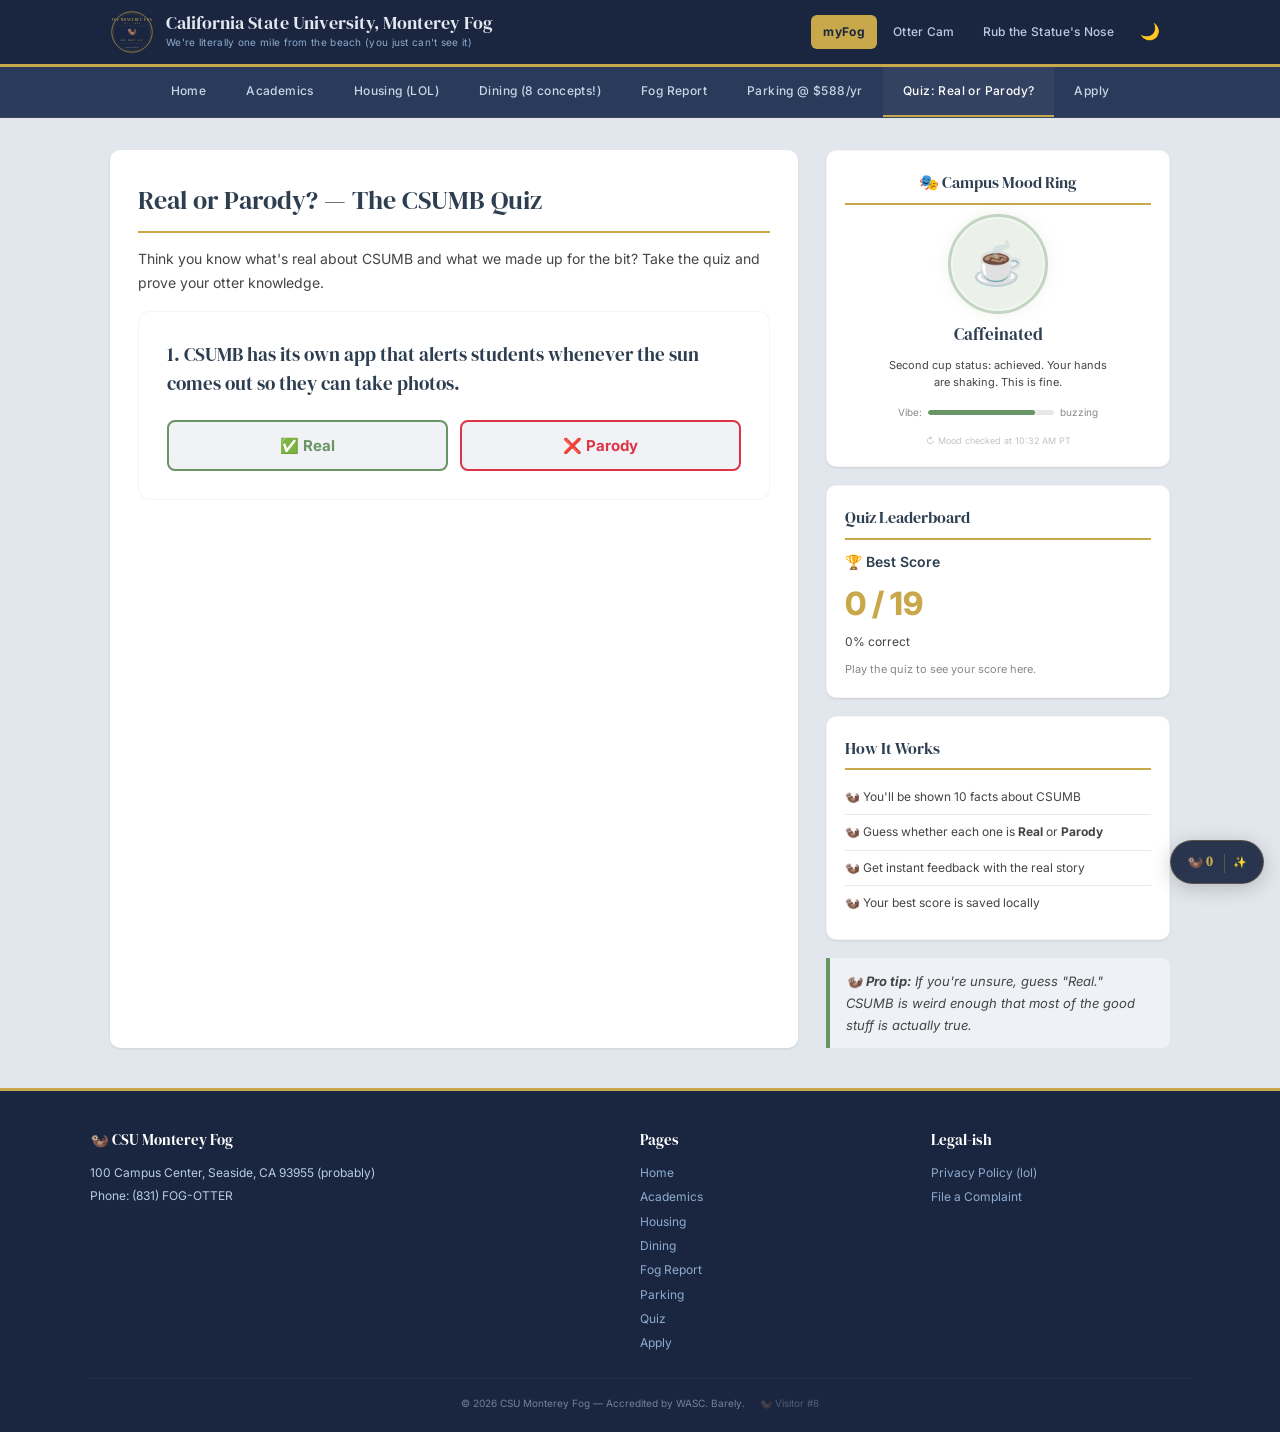
<file: quiz.html>
<!DOCTYPE html>
<html lang="en">
<head>
  <meta charset="UTF-8">
  <meta name="viewport" content="width=device-width, initial-scale=1.0">
  <title>Quiz — CSU Monterey Fog</title>
  <meta name="description" content="Can you tell what's real about CSUMB and what's parody? Take the CSU Monterey Fog quiz to find out.">
  <link rel="icon" href="data:image/svg+xml,<svg xmlns='http://www.w3.org/2000/svg' viewBox='0 0 100 100'><text y='.9em' font-size='90'>🦦</text></svg>">
  <link rel="preconnect" href="https://fonts.googleapis.com">
  <link rel="preconnect" href="https://fonts.gstatic.com" crossorigin>
  <link rel="dns-prefetch" href="https://api.open-meteo.com">
  <link href="https://fonts.googleapis.com/css2?family=DM+Serif+Display:ital@0;1&family=Inter:wght@400;500;600;700;800&display=swap" rel="stylesheet">
  <link rel="stylesheet" href="style.css">
  <meta property="og:title" content="Quiz — CSU Monterey Fog">
  <meta property="og:description" content="Can you tell what's real about CSUMB and what's parody? Take the CSU Monterey Fog quiz to find out.">
  <meta property="og:type" content="website">
  <meta property="og:url" content="https://californiastateuniversitymontereybay.com/quiz.html">
  <meta property="og:image" content="https://images.unsplash.com/photo-1505228395891-9a51e7e86bf6?w=1200&h=630&fit=crop&q=80">
  <meta property="og:image:width" content="1200">
  <meta property="og:image:height" content="630">
  <meta name="twitter:card" content="summary_large_image">
  <meta name="twitter:image" content="https://images.unsplash.com/photo-1505228395891-9a51e7e86bf6?w=1200&h=630&fit=crop&q=80">
  <!-- Google tag (gtag.js) -->
  <script async src="https://www.googletagmanager.com/gtag/js?id=G-L7WR83WQC2"></script>
  <script>
    window.dataLayer = window.dataLayer || [];
    function gtag(){dataLayer.push(arguments);}
    gtag('js', new Date());
    gtag('config', 'G-L7WR83WQC2');
  </script>
  <script type="text/javascript">
    (function(c,l,a,r,i,t,y){
        c[a]=c[a]||function(){(c[a].q=c[a].q||[]).push(arguments)};
        t=l.createElement(r);t.async=1;t.src="https://www.clarity.ms/tag/"+i;
        y=l.getElementsByTagName(r)[0];y.parentNode.insertBefore(t,y);
    })(window, document, "clarity", "script", "x7lrna91uh");
  </script>
</head>
<body>

<div class="header">
  <div class="header-inner">
    <div class="header-logo">
      <svg class="header-seal" viewBox="0 0 100 100" xmlns="http://www.w3.org/2000/svg">
        <circle cx="50" cy="50" r="46" fill="none" stroke="#c9a84c" stroke-width="1.5"/>
        <circle cx="50" cy="50" r="42" fill="none" stroke="#c9a84c" stroke-width="0.5" opacity="0.5"/>
        <text x="50" y="24" text-anchor="middle" fill="#c9a84c" font-size="7" font-family="'DM Serif Display', Georgia, serif" letter-spacing="1.5">CSU MONTEREY FOG</text>
        <text x="50" y="31" text-anchor="middle" fill="#c9a84c" font-size="4" font-family="'Inter', sans-serif" letter-spacing="2" opacity="0.7">EST. 1994</text>
        <line x1="20" y1="36" x2="80" y2="36" stroke="#c9a84c" stroke-width="0.4" opacity="0.4"/>
        <text x="50" y="54" text-anchor="middle" font-size="18" fill="white">🦦</text>
        <text x="50" y="70" text-anchor="middle" fill="#c9a84c" font-size="5" font-family="'Inter', sans-serif" letter-spacing="2">WE RAFT UP</text>
        <line x1="20" y1="76" x2="80" y2="76" stroke="#c9a84c" stroke-width="0.4" opacity="0.4"/>
        <text x="50" y="87" text-anchor="middle" fill="white" font-size="3.5" font-family="'Inter', sans-serif" opacity="0.4">FOR ORD · SEASIDE · CA</text>
      </svg>
      <div class="header-title">
        <span class="header-name">California State University, Monterey Fog</span>
        <span class="header-tagline">We're literally one mile from the beach (you just can't see it)</span>
      </div>
    </div>
    <div class="header-actions">
      <a href="index.html" data-effect="myfog" class="portal-btn">myFog</a>
      <a href="index.html" data-effect="ottercam">Otter Cam</a>
      <a href="index.html" data-effect="rubnose">Rub the Statue's Nose</a>
      <button class="dark-toggle" id="darkToggle" aria-label="Toggle dark mode">🌙</button>
    </div>
  </div>
</div>

<div class="nav-wrapper">
  <button class="nav-toggle" id="navToggle">Menu</button>
  <div class="nav" id="mainNav">
    <a href="index.html">Home</a>
    <a href="academics.html">Academics</a>
    <a href="housing.html">Housing (LOL)</a>
    <a href="dining.html">Dining (8 concepts!)</a>
    <a href="fog.html">Fog Report</a>
    <a href="parking.html">Parking @ $588/yr</a>
    <a href="quiz.html" class="active-tab">Quiz: Real or Parody?</a>
    <a href="apply.html">Apply</a>
  </div>
</div>

<div class="container">
  <div class="main-content">

    <h2>Real or Parody? — The CSUMB Quiz</h2>
    <p>Think you know what's real about CSUMB and what we made up for the bit? Take the quiz and prove your otter knowledge.</p>

    <div id="quizContainer">
      <div id="quizProgress"></div>
      <div id="quizCard" class="quiz-card">
        <div id="quizQuestion" class="quiz-question"></div>
        <div id="quizAnswers" class="quiz-answers"></div>
        <div id="quizResult" class="quiz-result" style="display:none;"></div>
      </div>
      <div id="quizScore" class="quiz-score" style="display:none;"></div>
    </div>

  </div>

  <div class="sidebar">

    <div class="card">
      <h3>Quiz Leaderboard</h3>
      <div id="quizLeaderboard">
        <p style="font-size:13px;color:var(--text-secondary);">Play the quiz to see your best score!</p>
      </div>
    </div>

    <div class="card">
      <h3>How It Works</h3>
      <ul>
        <li>You'll be shown 10 facts about CSUMB</li>
        <li>Guess whether each one is <strong>Real</strong> or <strong>Parody</strong></li>
        <li>Get instant feedback with the real story</li>
        <li>Your best score is saved locally</li>
      </ul>
    </div>

    <div class="fun-fact fun-fact--flush">
      🦦 <strong>Pro tip:</strong> If you're unsure, guess "Real." CSUMB is weird enough that most of the good stuff is actually true.
    </div>

  </div>
</div>

<div class="footer">
  <div class="footer-inner">
    <div class="footer-col">
      <h4>🦦 CSU Monterey Fog</h4>
      <p>100 Campus Center, Seaside, CA 93955 (probably)</p>
      <p>Phone: (831) FOG-OTTER</p>
    </div>
    <div class="footer-col">
      <h4>Pages</h4>
      <a href="index.html">Home</a>
      <a href="academics.html">Academics</a>
      <a href="housing.html">Housing</a>
      <a href="dining.html">Dining</a>
      <a href="fog.html">Fog Report</a>
      <a href="parking.html">Parking</a>
      <a href="quiz.html">Quiz</a>
      <a href="apply.html">Apply</a>
    </div>
    <div class="footer-col">
      <h4>Legal-ish</h4>
      <a href="#" data-effect="privacypolicy">Privacy Policy (lol)</a>
      <a href="#" data-effect="complaint">File a Complaint</a>
    </div>
  </div>
  <div class="footer-bottom">
    &copy; 2026 CSU Monterey Fog &mdash; Accredited by WASC. Barely.
    <span class="visitor-count" id="visitorCount"></span>
  </div>
</div>

<button class="scroll-top" id="scrollTop" aria-label="Scroll to top">↑</button>

<div class="modal-overlay" id="modalOverlay">
  <div class="modal" id="modalContent">
    <div class="modal-header">
      <span id="modalTitle">CSU Monterey Fog</span>
      <button class="modal-close" id="modalClose">&times;</button>
    </div>
    <div class="modal-body" id="modalBody"></div>
    <div class="modal-footer" id="modalFooter"></div>
  </div>
</div>

<div class="otter-counter" id="otterCounter">🦦 <span id="rubCount">0</span> <span class="buff-display" id="rubBuffsDisplay">✨</span></div>
<script src="script.js"></script>
</body>
</html>
</file>
<file: style.css>
* { margin: 0; padding: 0; box-sizing: border-box; }

html { overflow-x: hidden; }

:root {
  --bg: #e2e7ed;
  --bg-secondary: #f0f2f5;
  --text: #2c3e50;
  --text-secondary: #444;
  --text-muted: #888;
  --card-bg: white;
  --card-border: rgba(0,0,0,0.04);
  --card-hover-border: rgba(201,168,76,0.2);
  --main-bg: white;
  --nav-bg: #2a3a5a;
  --header-bg: #1a2640;
  --border: #e8e8e8;
  --border-strong: #d0d0d0;
  --shoutout-bg: #eef2f7;
  --testimonial-bg: #f7f5ef;
  --funfact-bg: #eef2f7;
  --disclaimer-bg: #fff3cd;
  --disclaimer-border: #ffc107;
  --input-bg: rgba(255,255,255,0.12);
  --input-text: white;
  --input-border: rgba(255,255,255,0.2);
  --scroll-btn-bg: #2a3a5a;
  --scroll-btn-color: white;
}

.dark-mode {
  --bg: #0f172a;
  --bg-secondary: #1e293b;
  --text: #e2e8f0;
  --text-secondary: #cbd5e1;
  --text-muted: #94a3b8;
  --card-bg: #1e293b;
  --card-border: rgba(255,255,255,0.06);
  --card-hover-border: rgba(201,168,76,0.25);
  --main-bg: #1e293b;
  --nav-bg: #0f172a;
  --header-bg: #0a0f1a;
  --border: #334155;
  --border-strong: #475569;
  --shoutout-bg: #1e293b;
  --testimonial-bg: #1a2332;
  --funfact-bg: #1a2332;
  --disclaimer-bg: #2d2a1a;
  --disclaimer-border: #8a7a2a;
  --input-bg: rgba(255,255,255,0.08);
  --input-text: #e2e8f0;
  --input-border: rgba(255,255,255,0.15);
  --scroll-btn-bg: #334155;
  --scroll-btn-color: #e2e8f0;
}

body {
  font-family: 'Inter', 'Segoe UI', Tahoma, Geneva, Verdana, sans-serif;
  background: var(--bg);
  color: var(--text);
  line-height: 1.7;
  font-size: 15px;
  transition: background 0.3s ease, color 0.3s ease;
  overflow-x: hidden;
}

img {
  max-width: 100%;
  height: auto;
}

h1, h2, h3, h4 {
  font-family: 'DM Serif Display', Georgia, 'Times New Roman', serif;
  font-weight: 400;
}

/* ── Header ── */

.header {
  background: var(--header-bg);
  position: relative;
  z-index: 10002;
  border-bottom: 3px solid #c9a84c;
}

.header-inner {
  max-width: 1100px;
  margin: 0 auto;
  padding: 10px 20px;
  display: flex;
  align-items: center;
  justify-content: space-between;
  gap: 16px;
}

.header-logo {
  display: flex;
  align-items: center;
  gap: 12px;
  flex-shrink: 0;
}

.header-seal {
  width: 44px;
  height: 44px;
  display: block;
  flex-shrink: 0;
}

.header-title {
  display: flex;
  flex-direction: column;
}

.header-name {
  font-family: 'DM Serif Display', Georgia, serif;
  font-size: 1.1rem;
  color: #e2e8f0;
  line-height: 1.2;
}

.header-tagline {
  font-size: 10px;
  color: #8dabcf;
  letter-spacing: 0.3px;
}

.header-actions {
  display: flex;
  align-items: center;
  gap: 4px;
  flex-shrink: 0;
}

.header-actions a {
  color: #b8cce0;
  text-decoration: none;
  font-size: 12px;
  padding: 7px 12px;
  border-radius: 6px;
  transition: all 0.2s;
  font-weight: 500;
  letter-spacing: 0.3px;
}

.header-actions a:hover {
  color: var(--scroll-btn-color);
  background: rgba(255,255,255,0.08);
}

.portal-btn {
  background: #c9a84c;
  color: #1a2640 !important;
  font-weight: 700 !important;
}

.portal-btn:hover {
  background: #dbbf5e !important;
  color: #1a2640 !important;
}

.header-search {
  display: flex;
  align-items: center;
}

.header-search input {
  background: rgba(255,255,255,0.1);
  border: 1px solid rgba(255,255,255,0.15);
  border-radius: 6px 0 0 6px;
  padding: 6px 10px;
  font-size: 12px;
  color: #e2e8f0;
  width: 160px;
  outline: none;
  font-family: 'Inter', sans-serif;
  transition: all 0.2s;
}

.header-search input::placeholder {
  color: rgba(255,255,255,0.4);
}

.header-search input:focus {
  border-color: #c9a84c;
  background: rgba(255,255,255,0.18);
  width: 200px;
}

.header-search .search-btn {
  background: #c9a84c;
  border: none;
  border-radius: 0 6px 6px 0;
  padding: 6px 10px;
  font-size: 12px;
  cursor: pointer;
  color: #1a2640;
  font-weight: 600;
  transition: background 0.2s;
}

.header-search .search-btn:hover {
  background: #dbbf5e;
}

.dark-toggle {
  background: none;
  border: none;
  font-size: 16px;
  cursor: pointer;
  padding: 7px 10px;
  border-radius: 6px;
  transition: all 0.2s;
  line-height: 1;
}

.dark-toggle:hover {
  background: rgba(255,255,255,0.08);
}

/* ── Hero ── */

.hero {
  position: relative;
  z-index: 10000;
  overflow: hidden;
  min-height: 380px;
  display: flex;
  align-items: center;
  justify-content: center;
}

.hero-bg {
  position: absolute;
  inset: 0;
  background-image: url('https://images.unsplash.com/photo-1505228395891-9a51e7e86bf6?w=1920&q=85');
  background-size: cover;
  background-position: center 35%;
}

.hero-overlay {
  position: absolute;
  inset: 0;
  background: linear-gradient(135deg,
    rgba(15,28,50,0.88) 0%,
    rgba(25,42,70,0.75) 50%,
    rgba(15,28,50,0.65) 100%
  );
}

.hero-content {
  position: relative;
  padding: 48px 24px;
  color: white;
  max-width: 960px;
  display: flex;
  align-items: center;
  gap: 40px;
}

.hero-left {
  flex-shrink: 0;
}

.hero-seal {
  width: 200px;
  height: 200px;
  display: block;
}

.hero-right {
  flex: 1;
}

.hero-right h1 {
  font-size: 2.8rem;
  font-weight: 400;
  letter-spacing: -0.5px;
  text-shadow: 0 2px 24px rgba(0,0,0,0.45);
  line-height: 1.12;
}

.hero-right h1 span { color: #c9a84c; }

.hero-right .subtitle {
  font-size: 1.05rem;
  opacity: 0.9;
  margin-top: 10px;
  font-family: 'Inter', sans-serif;
  font-weight: 400;
  font-style: italic;
  text-shadow: 0 1px 8px rgba(0,0,0,0.5);
}

.search-hidden {
  display: none !important;
}

.hero-cta {
  display: inline-block;
  margin-top: 22px;
  background: #c9a84c;
  color: #1a2640;
  text-decoration: none;
  padding: 12px 32px;
  border-radius: 6px;
  font-weight: 700;
  font-size: 0.85rem;
  letter-spacing: 0.8px;
  text-transform: uppercase;
  transition: all 0.25s ease;
  box-shadow: 0 4px 24px rgba(201,168,76,0.3);
}

.hero-cta:hover {
  background: #dbbf5e;
  transform: translateY(-2px);
  box-shadow: 0 8px 32px rgba(201,168,76,0.45);
}

/* ── Nav ── */

.nav-wrapper {
  position: sticky;
  top: 0;
  z-index: 10001;
  background: var(--nav-bg);
  border-bottom: 1px solid rgba(255,255,255,0.06);
  transition: background 0.3s ease;
}

.nav {
  max-width: 1100px;
  margin: 0 auto;
  padding: 0 20px;
  display: flex;
  justify-content: center;
}

.nav a {
  color: #c8d6e8;
  text-decoration: none;
  padding: 14px 20px;
  font-size: 12px;
  font-weight: 500;
  letter-spacing: 0.4px;
  transition: all 0.2s;
  border-bottom: 2px solid transparent;
}

.nav a:hover { color: var(--scroll-btn-color); background: rgba(255,255,255,0.06); }

.sidebar-link {
  color: var(--text);
  text-decoration: none;
  transition: color 0.2s;
}

.sidebar-link:hover {
  color: #6b92b6;
  text-decoration: underline;
}

.nav a.active-tab {
  color: var(--scroll-btn-color);
  border-bottom-color: #c9a84c;
  background: rgba(255,255,255,0.04);
}

.nav-toggle {
  display: none;
  background: #2a3a5a;
  color: #c8d6e8;
  border: none;
  padding: 12px 20px;
  font-size: 14px;
  cursor: pointer;
  width: 100%;
  text-align: left;
  font-family: 'Inter', sans-serif;
}

.nav-toggle::after { content: "☰"; float: right; }
.nav-toggle.open::after { content: "✕"; }

/* ── Stats Ribbon ── */

.stats-ribbon {
  background: linear-gradient(135deg, #1f2d47, #2a3a5a);
  border-top: 1px solid rgba(255,255,255,0.05);
  border-bottom: 1px solid rgba(201,168,76,0.2);
  padding: 28px 20px;
  position: relative;
  z-index: 10000;
}

.stats-inner {
  max-width: 1100px;
  margin: 0 auto;
  display: grid;
  grid-template-columns: repeat(4, 1fr);
  gap: 12px;
  text-align: center;
}

.stat-item { padding: 4px 8px; }

.stat-number {
  font-family: 'DM Serif Display', serif;
  font-size: 2.2rem;
  color: #c9a84c;
  line-height: 1.2;
}

.stat-label {
  font-size: 11px;
  color: #9ab0cc;
  text-transform: uppercase;
  letter-spacing: 1px;
  font-weight: 500;
  margin-top: 2px;
}

/* ── Container / Layout ── */

.container {
  max-width: 1100px;
  margin: 32px auto;
  padding: 0 20px;
  position: relative;
  z-index: 10000;
  display: grid;
  grid-template-columns: 2fr 1fr;
  gap: 28px;
  scroll-margin-top: 70px;
}

.main-content {
  background: var(--main-bg);
  border-radius: 10px;
  padding: 28px;
  box-shadow: 0 1px 3px rgba(0,0,0,0.06), 0 1px 2px rgba(0,0,0,0.04);
  transition: background 0.3s ease;
}

.main-content h2 {
  color: var(--text);
  font-size: 1.65rem;
  margin-bottom: 14px;
  border-bottom: 2px solid #c9a84c;
  padding-bottom: 8px;
}

.main-content h3 {
  color: var(--text);
  margin-top: 24px;
  margin-bottom: 10px;
  font-size: 1.15rem;
}

.main-content p { margin-bottom: 13px; font-size: 14px; color: var(--text-secondary); transition: color 0.3s ease; }

/* ── Tab Fade-in ── */

.tab-panel { display: none; }
.tab-panel.active { display: block; animation: tabFade 0.35s ease-out; }

@keyframes tabFade {
  0% { opacity: 0; transform: translateY(6px); }
  100% { opacity: 1; transform: translateY(0); }
}

.tab-panel-sidebar { display: none; }
.tab-panel-sidebar.active { display: flex; flex-direction: column; gap: 16px; animation: tabFade 0.35s ease-out; }

/* ── News Items ── */

.news-item {
  padding: 14px 0;
  border-bottom: 1px solid var(--border);
  transition: border-color 0.3s ease;
}

.news-item:last-child { border: none; }
.news-item .date { font-size: 11px; color: var(--text-muted); margin-bottom: 3px; text-transform: uppercase; letter-spacing: 0.5px; }
.news-item h4 { color: var(--text); margin-bottom: 4px; font-size: 15px; font-family: 'DM Serif Display', serif; font-weight: 400; transition: color 0.3s ease; }
.news-item p { font-size: 13px; margin-bottom: 0; color: var(--text-secondary); transition: color 0.3s ease; }

/* ── Sidebar ── */

.sidebar {
  display: flex;
  flex-direction: column;
  gap: 18px;
}

.card {
  background: var(--card-bg);
  border-radius: 10px;
  padding: 18px;
  box-shadow: 0 1px 3px rgba(0,0,0,0.06), 0 1px 2px rgba(0,0,0,0.04);
  border: 1px solid var(--card-border);
  transition: all 0.25s ease, background 0.3s ease, border-color 0.3s ease;
}

.card:hover {
  transform: translateY(-3px);
  box-shadow: 0 8px 30px rgba(0,0,0,0.1);
  border-color: var(--card-hover-border);
}

.card h3 {
  color: var(--text);
  font-size: 1rem;
  margin-bottom: 10px;
  border-bottom: 2px solid #c9a84c;
  padding-bottom: 6px;
  font-family: 'DM Serif Display', serif;
  font-weight: 400;
}

.card ul { list-style: none; }

.card ul li {
  padding: 7px 0;
  border-bottom: 1px solid var(--border);
  font-size: 12px;
  color: var(--text-secondary);
  transition: border-color 0.3s ease, color 0.3s ease;
}

.card ul li:last-child { border: none; }
.card ul li::before { content: "🦦 "; }

/* ── CTA Button ── */

.cta-button {
  display: block;
  background: linear-gradient(135deg, #689466, #4f7a4e);
  color: white;
  text-align: center;
  padding: 14px;
  border-radius: 8px;
  text-decoration: none;
  font-weight: 700;
  font-size: 1.05rem;
  margin-top: 10px;
  transition: all 0.25s ease;
  box-shadow: 0 4px 16px rgba(104,148,102,0.3);
  letter-spacing: 0.3px;
}

.cta-button:hover {
  background: linear-gradient(135deg, #7aaa78, #5a8d58);
  transform: translateY(-2px);
  box-shadow: 0 6px 24px rgba(104,148,102,0.45);
}

/* ── Blocks ── */

.fun-fact {
  background: var(--funfact-bg);
  border-left: 4px solid #689466;
  padding: 12px 16px;
  margin: 16px 0;
  border-radius: 0 8px 8px 0;
  font-style: italic;
  font-size: 13px;
  color: var(--text-secondary);
  transition: background 0.3s ease, color 0.3s ease;
}

.fun-fact--flush { margin: 0; }

.mascot-annotation {
  font-size: 10px;
  color: var(--text-muted);
  font-weight: 400;
}

.testimonial {
  background: var(--testimonial-bg);
  padding: 14px 16px;
  border-radius: 8px;
  margin: 12px 0;
  font-size: 13px;
  border: 1px solid var(--border);
  transition: background 0.3s ease, border-color 0.3s ease;
}

.testimonial p { font-style: italic; margin-bottom: 4px; }
.testimonial .author { font-size: 11px; color: var(--text-muted); text-align: right; }

.weather-widget {
  background: linear-gradient(135deg, #1a2640, #2a3a5a, #3d5275);
  border-radius: 10px;
  padding: 14px;
  color: #e8edf2;
  text-align: center;
}

.weather-widget .temp { font-size: 2rem; font-weight: 700; font-family: 'Inter', sans-serif; }
.weather-widget .cond { font-size: 11px; text-transform: uppercase; letter-spacing: 1.5px; opacity: 0.85; }
.weather-extras { opacity: 0.8; font-size: 12px; margin-top: 6px; }
.weather-extras--tight { font-size: 11px; }

.weather-inline { margin: 14px 0; }

/* ── Footer ── */

.footer {
  background: #1a2640;
  color: #b8cce0;
  padding: 36px 20px 20px;
  font-size: 12px;
  position: relative;
  z-index: 10000;
  margin-top: 40px;
  border-top: 3px solid #c9a84c;
}

.footer-inner {
  max-width: 1100px;
  margin: 0 auto;
  display: grid;
  grid-template-columns: 2fr 1fr 1fr;
  gap: 32px;
}

.footer-col h4 {
  color: white;
  font-size: 0.95rem;
  margin-bottom: 10px;
  font-family: 'DM Serif Display', serif;
  font-weight: 400;
}

.footer-col p { margin-bottom: 4px; line-height: 1.6; }
.footer-col a { color: #8dabcf; text-decoration: none; display: block; margin-bottom: 4px; transition: color 0.2s; }
.footer-col a:hover { color: #c9a84c; }

.footer-bottom {
  max-width: 1100px;
  margin: 20px auto 0;
  padding-top: 16px;
  border-top: 1px solid rgba(255,255,255,0.08);
  text-align: center;
  font-size: 10px;
  opacity: 0.55;
}

/* ── Utility ── */

.blink {
  animation: blinkAnim 1s step-end infinite;
  color: #c9a84c;
  font-weight: 700;
}

@keyframes blinkAnim { 50% { opacity: 0; } }

.disclaimer {
  background: var(--disclaimer-bg);
  border: 1px solid var(--disclaimer-border);
  transition: background 0.3s ease, border-color 0.3s ease;
  border-radius: 8px;
  padding: 12px 16px;
  margin-bottom: 18px;
  font-size: 12px;
}

.disclaimer strong { color: #856404; }

.dark-mode .disclaimer strong { color: #d4c47a; }
.label {
  display: inline-block;
  font-size: 9px;
  font-weight: 700;
  padding: 2px 6px;
  border-radius: 3px;
  margin-right: 4px;
  text-transform: uppercase;
  letter-spacing: 0.3px;
}

.label-red { background: #dc3545; color: white; }
.label-yellow { background: #ffc107; color: #333; }
.label-green { background: #28a745; color: white; }
.label-blue { background: #17a2b8; color: white; }

.positivity-meter {
  display: flex;
  align-items: center;
  gap: 8px;
  margin: 12px 0;
  font-size: 12px;
}

.pos-bar {
  flex: 1;
  height: 10px;
  background: #e0e0e0;
  border-radius: 5px;
  overflow: hidden;
}

.pos-fill {
  height: 100%;
  width: 74%;
  background: linear-gradient(90deg, #689466, #6b92b6);
  border-radius: 5px;
}

.vibe-label {
  font-size: 11px;
  color: var(--text-muted);
}

.love-letter {
  background: var(--shoutout-bg);
  border: 1px solid var(--border-strong);
  transition: background 0.3s ease, border-color 0.3s ease;
  border-radius: 10px;
  padding: 16px;
  margin: 16px 0;
}

.love-letter h4 { color: var(--text); margin-bottom: 8px; font-family: 'DM Serif Display', serif; font-weight: 400; transition: color 0.3s ease; }
.love-letter p { font-size: 13px; margin-bottom: 4px; color: var(--text-secondary); transition: color 0.3s ease; }
.love-letter-attribution {
  text-align: right;
  font-size: 11px;
  margin-top: 6px;
  color: var(--text-muted);
}

.pro-con {
  display: grid;
  grid-template-columns: 1fr 1fr;
  gap: 12px;
  margin: 14px 0;
}

.pro-con--spaced {
  margin-top: 16px;
}

.pro, .con {
  padding: 11px 12px;
  border-radius: 8px;
  font-size: 12px;
}

.pro {
  color: #1a4a1a;
  background: #e8f5e9;
  border: 1px solid #c8e6c9;
}

.dark-mode .pro {
  color: #a7d8a7;
  background: #1a3a1a;
  border-color: #2a5a2a;
}

.pro::before { content: "✅ "; font-weight: 700; }

.con {
  color: #6b1a1a;
  background: #fbe9e7;
  border: 1px solid #ffccbc;
}

.dark-mode .con {
  color: #e8a7a7;
  background: #3a1a1a;
  border-color: #5a2a2a;
}

.con::before { content: "❌ "; font-weight: 700; }

.shoutout {
  background: var(--shoutout-bg);
  border-left: 4px solid #6b92b6;
  padding: 12px 16px;
  margin: 14px 0;
  border-radius: 0 8px 8px 0;
  font-size: 13px;
  color: var(--text-secondary);
  transition: background 0.3s ease, color 0.3s ease;
}

.shoutout strong { color: var(--text); }

.parody-notice {
  text-align: center;
  margin-top: 6px;
  font-size: 10px;
  color: var(--text-muted);
}

.coastal-img {
  margin: 18px 0;
  border-radius: 10px;
  overflow: hidden;
  max-height: 220px;
  box-shadow: 0 2px 12px rgba(0,0,0,0.08);
}

.coastal-img img {
  width: 100%;
  height: 220px;
  object-fit: cover;
  display: block;
  transition: transform 0.5s ease;
}

.coastal-img:hover img { transform: scale(1.04); }

/* ── Modal ── */

.modal-overlay {
  display: none;
  position: fixed;
  inset: 0;
  background: rgba(10,18,30,0.7);
  z-index: 99999;
  align-items: center;
  justify-content: center;
  -webkit-backdrop-filter: blur(4px);
  backdrop-filter: blur(4px);
}

.modal-overlay.open { display: flex; }

.modal {
  background: white;
  border-radius: 12px;
  max-width: 480px;
  width: 90%;
  box-shadow: 0 20px 60px rgba(0,0,0,0.3);
  animation: modalIn 0.25s ease-out;
  overflow: hidden;
}

@keyframes modalIn {
  0% { opacity: 0; transform: scale(0.95) translateY(10px); }
  100% { opacity: 1; transform: scale(1) translateY(0); }
}

.modal-header {
  background: #1a2640;
  color: white;
  padding: 16px 20px;
  display: flex;
  justify-content: space-between;
  align-items: center;
  font-family: 'DM Serif Display', serif;
  font-size: 1.1rem;
}

.modal-close {
  background: none;
  border: none;
  color: #8dabcf;
  font-size: 1.5rem;
  cursor: pointer;
  padding: 0 4px;
  line-height: 1;
  transition: color 0.2s;
}

.modal-close:hover { color: white; }

.modal-body {
  padding: 20px 20px 8px;
  font-size: 14px;
  line-height: 1.7;
  color: #333;
}

.modal-body p { margin-bottom: 10px; }

.modal-progress {
  height: 8px;
  background: #e0e0e0;
  border-radius: 4px;
  margin: 10px 0;
  overflow: hidden;
}

.modal-progress-fill {
  height: 100%;
  background: linear-gradient(90deg, #c9a84c, #dbbf5e);
  border-radius: 4px;
  transition: width 0.3s ease;
}

.modal-footer {
  padding: 12px 20px 20px;
  display: flex;
  gap: 8px;
  justify-content: flex-end;
}

.modal-btn {
  background: #1a2640;
  color: white;
  border: none;
  padding: 9px 22px;
  border-radius: 6px;
  font-size: 13px;
  font-weight: 600;
  cursor: pointer;
  transition: background 0.2s;
  font-family: 'Inter', sans-serif;
}

.modal-btn:hover { background: #2a3a5a; }

.modal-btn-alt {
  background: #e8edf2;
  color: #2c3e50;
}

.modal-btn-alt:hover { background: #d5dce5; }

.modal-btn-close {
  background: #689466;
  color: white;
}

.modal-btn-close:hover { background: #4f7a4e; }

/* ── Nose Rub Effect ── */

.rub-particle {
  position: fixed;
  width: 12px;
  height: 12px;
  border-radius: 50%;
  pointer-events: none;
  z-index: 99998;
  animation: particleFly 0.6s ease-out forwards;
}

@keyframes particleFly {
  0% { opacity: 1; transform: translate(0, 0) scale(1); }
  70% { opacity: 0.5; }
  100% { opacity: 0; transform: translate(var(--dx), var(--dy)) scale(0.2); }
}

.rub-particle.emoji {
  width: auto;
  height: auto;
  font-size: 22px;
  border-radius: 0;
  animation: particleFly 0.7s ease-out forwards;
}

.rub-float {
  position: fixed;
  left: 50%;
  top: 50%;
  transform: translate(-50%, -50%);
  font-family: 'DM Serif Display', serif;
  font-size: 2.2rem;
  color: #c9a84c;
  text-shadow: 0 2px 16px rgba(201,168,76,0.5);
  pointer-events: none;
  z-index: 99998;
  animation: floatUp 1.6s ease-out forwards;
}

@keyframes floatUp {
  0% { opacity: 1; transform: translate(-50%, -50%) scale(0.6); }
  30% { opacity: 1; transform: translate(-50%, -60%) scale(1.1); }
  100% { opacity: 0; transform: translate(-50%, -120%) scale(0.9); }
}

.otter-counter {
  position: fixed;
  bottom: 16px;
  right: 16px;
  background: rgba(26,38,64,0.92);
  color: #c9a84c;
  padding: 10px 16px;
  border-radius: 30px;
  font-size: 13px;
  font-weight: 600;
  z-index: 99997;
  font-family: 'DM Serif Display', serif;
  box-shadow: 0 4px 20px rgba(0,0,0,0.2);
  -webkit-backdrop-filter: blur(4px);
  backdrop-filter: blur(4px);
  border: 1px solid rgba(201,168,76,0.3);
  transition: transform 0.3s ease;
  cursor: default;
  user-select: none;
}

.otter-counter .buff-display {
  display: inline-block;
  margin-left: 8px;
  padding-left: 8px;
  border-left: 1px solid rgba(201,168,76,0.3);
  font-size: 11px;
  color: #dbbf5e;
}

.otter-counter.bump { animation: counterBump 0.3s ease; }

@keyframes counterBump {
  0% { transform: scale(1); }
  50% { transform: scale(1.25); }
  100% { transform: scale(1); }
}

.rub-flash {
  position: fixed;
  inset: 0;
  pointer-events: none;
  z-index: 99997;
  background: radial-gradient(circle at center, rgba(201,168,76,0.15) 0%, transparent 70%);
  animation: flashFade 0.3s ease-out forwards;
}

@keyframes flashFade {
  0% { opacity: 1; }
  100% { opacity: 0; }
}

/* ── Otter Toast ── */

.rub-toast {
  position: fixed;
  top: 50%;
  left: 50%;
  transform: translate(-50%, -50%) scale(0.8);
  background: rgba(26,38,64,0.95);
  color: white;
  padding: 18px 28px;
  border-radius: 14px;
  font-size: 15px;
  line-height: 1.6;
  z-index: 100000;
  pointer-events: none;
  text-align: center;
  max-width: 420px;
  box-shadow: 0 12px 48px rgba(0,0,0,0.4);
  border: 1px solid rgba(201,168,76,0.3);
  -webkit-backdrop-filter: blur(8px);
  backdrop-filter: blur(8px);
  animation: toastIn 0.35s ease-out, toastOut 0.4s ease-in 2.6s forwards;
}

@keyframes toastIn {
  0% { opacity: 0; transform: translate(-50%, -50%) scale(0.8); }
  100% { opacity: 1; transform: translate(-50%, -50%) scale(1); }
}

@keyframes toastOut {
  0% { opacity: 1; }
  100% { opacity: 0; transform: translate(-50%, -60%) scale(0.95); }
}

/* ── Milestone Badges ── */

.badge-container {
  position: fixed;
  right: 16px;
  top: 50%;
  transform: translateY(-50%);
  z-index: 99996;
  display: flex;
  flex-direction: column;
  gap: 8px;
  pointer-events: none;
}

.reward-badge {
  background: linear-gradient(135deg, #1a2640, #2a3a5a);
  border: 2px solid #c9a84c;
  border-radius: 12px;
  padding: 10px 16px;
  color: white;
  font-size: 13px;
  line-height: 1.3;
  box-shadow: 0 4px 20px rgba(0,0,0,0.3);
  max-width: 220px;
  text-align: left;
  animation: badgeSlideIn 0.3s ease-out;
  pointer-events: auto;
}

@keyframes badgeSlideIn {
  0% { opacity: 0; transform: translateX(60px) scale(0.9); }
  100% { opacity: 1; transform: translateX(0) scale(1); }
}

.reward-badge .badge-title {
  font-family: 'DM Serif Display', serif;
  font-size: 1rem;
  color: #c9a84c;
  display: block;
}

.reward-badge .badge-sub {
  font-size: 10px;
  color: #8dabcf;
  text-transform: uppercase;
  letter-spacing: 1px;
  display: block;
}

.rub-toast .pct {
  font-family: 'DM Serif Display', serif;
  font-size: 2.2rem;
  color: #c9a84c;
  display: block;
  margin-bottom: 4px;
}

/* ── Scroll-to-Top ── */

.scroll-top {
  position: fixed;
  bottom: 70px;
  right: 16px;
  width: 40px;
  height: 40px;
  border-radius: 50%;
  background: var(--scroll-btn-bg);
  color: var(--scroll-btn-color);
  border: 1px solid rgba(255,255,255,0.1);
  font-size: 18px;
  cursor: pointer;
  z-index: 99990;
  display: none;
  align-items: center;
  justify-content: center;
  transition: all 0.25s ease;
  box-shadow: 0 2px 12px rgba(0,0,0,0.15);
}

.scroll-top.show { display: flex; }

.scroll-top:hover {
  transform: translateY(-3px);
  box-shadow: 0 6px 20px rgba(0,0,0,0.25);
  background: var(--nav-bg);
}

/* ── Weather Refresh ── */

.weather-refresh {
  background: rgba(255,255,255,0.08);
  border: 1px solid rgba(255,255,255,0.15);
  color: #b8cce0;
  padding: 4px 10px;
  border-radius: 4px;
  font-size: 10px;
  cursor: pointer;
  margin-top: 8px;
  transition: all 0.2s;
  font-family: 'Inter', sans-serif;
}

.weather-refresh:hover {
  background: rgba(255,255,255,0.15);
  color: white;
}

.weather-refresh:active {
  transform: scale(0.95);
}

/* ── Visitor Counter ── */

.visitor-count {
  display: inline-block;
  margin-left: 12px;
  opacity: 0.6;
}

/* ── Responsive ── */

@media (max-width: 768px) {
  .container { grid-template-columns: 1fr; margin-top: 16px; }
  .hero { min-height: 320px; }
  .hero-content { flex-direction: column; text-align: center; gap: 20px; padding: 36px 20px; }
  .hero-seal { width: 120px; height: 120px; }
  .hero-right h1 { font-size: 1.6rem; }
  .hero-right .subtitle { font-size: 0.85rem; }
  .header-inner { flex-wrap: wrap; gap: 4px; }
  .header-logo { flex-shrink: 1; min-width: 0; }
  .header-seal { width: 36px; height: 36px; }
  .header-name { font-size: 0.95rem; }
  .header-title { min-width: 0; }
  .header-tagline { display: none; }
  .header-search { order: 10; width: 100%; }
  .header-search input { width: 100%; }
  .header-search input:focus { width: 100%; }
  .header-actions { flex-wrap: wrap; justify-content: flex-end; }
  .header-actions a { font-size: 11px; padding: 6px 10px; }
  .nav { flex-direction: column; max-height: 0; overflow: hidden; padding: 0; }
  .nav.open { max-height: 400px; }
  .nav a { padding: 11px 20px; font-size: 12px; border-bottom: 1px solid rgba(255,255,255,0.06); }
  .nav-toggle { display: block; }
  .pro-con { grid-template-columns: 1fr; }
  .footer-inner { grid-template-columns: 1fr; gap: 20px; }
  .main-content { padding: 20px; }
  .main-content h2 { font-size: 1.35rem; }
  .hero-cta { padding: 10px 24px; font-size: 0.75rem; }
  .stats-inner { grid-template-columns: repeat(2, 1fr); gap: 16px; }
  .stat-number { font-size: 1.6rem; }
  .stat-item:nth-child(n+3) { margin-top: 4px; }
  .news-item { padding: 12px 0; }
  .fun-fact, .shoutout { padding: 10px 14px; font-size: 12px; }
  .testimonial { padding: 12px 14px; }
  .card { padding: 14px; }
  .card h3 { font-size: 0.9rem; }
  .modal { max-width: 94%; }
  .rub-toast { max-width: 88%; font-size: 14px; padding: 14px 20px; }
  .otter-counter { bottom: 12px; right: 12px; font-size: 12px; padding: 8px 12px; }
  .scroll-top { bottom: 60px; right: 12px; width: 36px; height: 36px; font-size: 16px; }
  .badge-container { right: 8px; max-width: 180px; }
  .reward-badge { padding: 8px 12px; font-size: 12px; max-width: 180px; }
  .positivity-meter { flex-wrap: wrap; }
  .weather-extras { font-size: 11px; }
}

@media (max-width: 480px) {
  .hero { min-height: 280px; }
  .hero-seal { width: 90px; height: 90px; }
  .hero-right h1 { font-size: 1.3rem; }
  .hero-content { padding: 24px 16px; gap: 14px; }
  .header-actions a { font-size: 10px; padding: 5px 7px; }
  .header-actions .portal-btn { font-size: 10px; padding: 5px 8px; }
  .main-content { padding: 14px; }
  .main-content h2 { font-size: 1.15rem; }
  .main-content p { font-size: 13px; }
  .stats-ribbon { padding: 20px 14px; }
  .stat-number { font-size: 1.3rem; }
  .stat-label { font-size: 9px; }
  .news-item h4 { font-size: 14px; }
  .news-item p { font-size: 12px; }
  .fun-fact, .shoutout { padding: 8px 12px; font-size: 11px; }
  .testimonial { padding: 10px 12px; font-size: 12px; }
  .card { padding: 12px; }
  .pro, .con { padding: 8px 10px; font-size: 11px; }
  .modal { max-width: 96%; border-radius: 10px; }
  .modal-body { padding: 14px 14px 6px; font-size: 13px; }
  .modal-header { padding: 12px 14px; font-size: 1rem; }
  .modal-footer { padding: 8px 14px 14px; }
  .rub-toast { max-width: 92%; font-size: 13px; padding: 12px 16px; }
  .rub-toast .pct { font-size: 1.6rem; }
  .otter-counter { bottom: 8px; right: 8px; font-size: 11px; padding: 6px 10px; }
  .badge-container { top: auto; bottom: 60px; right: 8px; transform: none; max-width: 160px; }
  .reward-badge { padding: 6px 10px; font-size: 11px; max-width: 160px; }
  .reward-badge .badge-title { font-size: 0.85rem; }
  .scroll-top { bottom: 50px; right: 8px; width: 32px; height: 32px; font-size: 14px; }
  .hero-cta { padding: 8px 18px; font-size: 0.7rem; }
  .subtitle { font-size: 0.8rem; }
  .disclaimer { font-size: 11px; padding: 10px 12px; }
  .coastal-img { max-height: 140px; }
  .coastal-img img { height: 140px; }
  .weather-widget .temp { font-size: 1.5rem; }
  .nav a { padding: 10px 16px; font-size: 11px; }
  .container { margin-top: 10px; gap: 16px; }
  .footer { padding: 24px 14px 16px; font-size: 11px; }
  .visitor-count { display: block; margin-left: 0; margin-top: 4px; }
  .form-row { grid-template-columns: 1fr; }
}

/* ── Quiz ── */

.quiz-card {
  background: var(--card-bg);
  border: 1px solid var(--card-border);
  border-radius: 12px;
  padding: 28px;
  margin: 16px 0;
  transition: background 0.3s ease, border-color 0.3s ease;
}

.quiz-question {
  font-family: 'DM Serif Display', serif;
  font-size: 1.2rem;
  color: var(--text);
  line-height: 1.5;
  margin-bottom: 20px;
  min-height: 60px;
}

.quiz-answers {
  display: flex;
  gap: 12px;
}

.quiz-btn {
  flex: 1;
  padding: 14px 20px;
  border: 2px solid var(--border-strong);
  border-radius: 8px;
  font-size: 15px;
  font-weight: 700;
  cursor: pointer;
  transition: all 0.2s ease;
  font-family: 'Inter', sans-serif;
  background: var(--bg-secondary);
  color: var(--text);
}

.quiz-btn:hover {
  transform: translateY(-2px);
  box-shadow: 0 4px 12px rgba(0,0,0,0.1);
}

.quiz-btn.real {
  border-color: #689466;
  color: #689466;
}

.quiz-btn.real:hover {
  background: #689466;
  color: white;
}

.quiz-btn.parody {
  border-color: #dc3545;
  color: #dc3545;
}

.quiz-btn.parody:hover {
  background: #dc3545;
  color: white;
}

.quiz-btn:disabled {
  cursor: default;
  opacity: 0.5;
  transform: none !important;
  box-shadow: none !important;
}

.quiz-btn.correct {
  background: #689466 !important;
  border-color: #689466 !important;
  color: white !important;
  opacity: 1 !important;
}

.quiz-btn.wrong {
  background: #dc3545 !important;
  border-color: #dc3545 !important;
  color: white !important;
  opacity: 1 !important;
}

.quiz-btn.reveal {
  opacity: 1 !important;
}

.quiz-result {
  margin-top: 16px;
  padding: 16px 18px;
  border-radius: 8px;
  font-size: 14px;
  line-height: 1.6;
  animation: quizFadeIn 0.3s ease-out;
}

.quiz-result.correct {
  background: #e8f5e9;
  border: 1px solid #c8e6c9;
  color: #1a4a1a;
}

.dark-mode .quiz-result.correct {
  background: #1a3a1a;
  border-color: #2a5a2a;
  color: #a7d8a7;
}

.quiz-result.wrong {
  background: #fbe9e7;
  border: 1px solid #ffccbc;
  color: #6b1a1a;
}

.dark-mode .quiz-result.wrong {
  background: #3a1a1a;
  border-color: #5a2a2a;
  color: #e8a7a7;
}

.quiz-result .quiz-source {
  display: block;
  font-size: 11px;
  margin-top: 8px;
  opacity: 0.7;
  font-style: italic;
}

.quiz-next {
  display: inline-block;
  margin-top: 12px;
  background: #1a2640;
  color: white;
  border: none;
  padding: 10px 24px;
  border-radius: 6px;
  font-size: 14px;
  font-weight: 600;
  cursor: pointer;
  transition: background 0.2s;
  font-family: 'Inter', sans-serif;
}

.quiz-next:hover { background: #2a3a5a; }

.quiz-progress {
  display: flex;
  gap: 6px;
  margin-bottom: 16px;
  justify-content: center;
}

.quiz-dot {
  width: 12px;
  height: 12px;
  border-radius: 50%;
  background: var(--border-strong);
  transition: all 0.3s ease;
}

.quiz-dot.current { background: #c9a84c; transform: scale(1.3); }
.quiz-dot.correct { background: #689466; }
.quiz-dot.wrong { background: #dc3545; }

.quiz-score {
  background: var(--card-bg);
  border: 2px solid #c9a84c;
  border-radius: 12px;
  padding: 28px;
  text-align: center;
  margin: 16px 0;
}

.quiz-score h3 {
  font-family: 'DM Serif Display', serif;
  font-size: 1.5rem;
  color: #c9a84c;
  margin-bottom: 8px;
}

.quiz-score .score-num {
  font-size: 3rem;
  font-weight: 800;
  color: var(--text);
  font-family: 'Inter', sans-serif;
}

.quiz-score .score-label {
  font-size: 14px;
  color: var(--text-secondary);
  margin-top: 4px;
}

.quiz-score .score-rank {
  font-size: 1.1rem;
  color: var(--text);
  margin-top: 12px;
  font-family: 'DM Serif Display', serif;
}

.quiz-restart {
  display: inline-block;
  margin-top: 16px;
  background: #c9a84c;
  color: #1a2640;
  border: none;
  padding: 12px 28px;
  border-radius: 8px;
  font-size: 15px;
  font-weight: 700;
  cursor: pointer;
  transition: all 0.2s;
  font-family: 'Inter', sans-serif;
}

.quiz-restart:hover {
  background: #dbbf5e;
  transform: translateY(-2px);
}

.quiz-best {
  font-size: 12px;
  color: var(--text-muted);
  margin-top: 8px;
}

@keyframes quizFadeIn {
  0% { opacity: 0; transform: translateY(8px); }
  100% { opacity: 1; transform: translateY(0); }
}

/* ── Fog Overlay ── */

.fog-overlay {
  position: fixed;
  inset: 0;
  z-index: 99995;
  pointer-events: none;
  opacity: 0;
  transition: opacity 0.6s ease;
  transform: translateZ(0);
}

.fog-layer {
  position: absolute;
  opacity: 0;
  transition: opacity 0.8s ease;
}

/* ── Single blur haze ── */

.fog-layer-1 {
  inset: -40px;
  border-radius: 50%;
  background: radial-gradient(ellipse at 30% 60%, rgba(255,255,255,1) 0%, rgba(255,255,255,0.85) 35%, transparent 65%);
  filter: blur(50px);
  mix-blend-mode: screen;
  animation: fogSway 25s ease-in-out infinite alternate;
  will-change: transform;
}

@keyframes fogSway {
  0% { transform: translate(-30px, -15px) scale(1); }
  50% { transform: translate(20px, 10px) scale(1.03); }
  100% { transform: translate(-15px, -5px) scale(0.98); }
}

/* ── Rolling cloud bank A (fast, narrow bands) ── */

.fog-layer-roll-a {
  inset: 0;
  border-radius: 0;
  background: repeating-linear-gradient(
    90deg,
    rgba(255,255,255,0.9) 0px,
    rgba(255,255,255,0.18) 40px,
    rgba(255,255,255,0.85) 60px,
    rgba(255,255,255,0.18) 80px,
    rgba(255,255,255,0.9) 100px,
    rgba(255,255,255,0.18) 140px,
    rgba(255,255,255,0.85) 160px,
    rgba(255,255,255,0.18) 180px,
    rgba(255,255,255,0.9) 200px,
    rgba(255,255,255,0.18) 240px,
    rgba(255,255,255,0.85) 260px,
    rgba(255,255,255,0.18) 280px,
    rgba(255,255,255,0.9) 320px,
    rgba(255,255,255,0.18) 360px,
    rgba(255,255,255,0.85) 380px,
    rgba(255,255,255,0.18) 400px,
    rgba(255,255,255,0.9) 440px,
    rgba(255,255,255,0.18) 480px,
    rgba(255,255,255,0.9) 520px
  );
  background-size: 520px 100%;
  mix-blend-mode: screen;
  animation: rollA 12s linear infinite;
  -webkit-mask-image: linear-gradient(to bottom, transparent 0%, black 4%, black 96%, transparent 100%);
  mask-image: linear-gradient(to bottom, transparent 0%, black 4%, black 96%, transparent 100%);
  will-change: background-position;
}

@keyframes rollA {
  0% { background-position: 0 0; }
  100% { background-position: 520px 0; }
}

/* ── Rolling cloud bank B (medium, wider bands) ── */

.fog-layer-roll-b {
  inset: 0;
  border-radius: 0;
  background: repeating-linear-gradient(
    105deg,
    rgba(255,255,255,0.85) 0px,
    rgba(255,255,255,0.15) 45px,
    rgba(255,255,255,0.85) 70px,
    rgba(255,255,255,0.15) 110px,
    rgba(255,255,255,0.8) 135px,
    rgba(255,255,255,0.15) 180px,
    rgba(255,255,255,0.85) 205px,
    rgba(255,255,255,0.15) 250px,
    rgba(255,255,255,0.85) 275px,
    rgba(255,255,255,0.15) 320px,
    rgba(255,255,255,0.8) 345px,
    rgba(255,255,255,0.15) 390px,
    rgba(255,255,255,0.85) 415px,
    rgba(255,255,255,0.15) 460px,
    rgba(255,255,255,0.85) 485px,
    rgba(255,255,255,0.15) 530px,
    rgba(255,255,255,0.8) 555px,
    rgba(255,255,255,0.15) 600px,
    rgba(255,255,255,0.85) 625px,
    rgba(255,255,255,0.15) 670px,
    rgba(255,255,255,0.85) 695px,
    rgba(255,255,255,0.15) 740px,
    rgba(255,255,255,0.85) 780px
  );
  background-size: 780px 100%;
  mix-blend-mode: screen;
  animation: rollB 20s linear infinite;
  -webkit-mask-image: linear-gradient(to bottom, transparent 0%, black 4%, black 96%, transparent 100%);
  mask-image: linear-gradient(to bottom, transparent 0%, black 4%, black 96%, transparent 100%);
  will-change: background-position;
}

@keyframes rollB {
  0% { background-position: 0 0; }
  100% { background-position: 780px 0; }
}

/* ── Rolling cloud bank C (slow, wide, highest opacity) ── */

.fog-layer-roll-c {
  inset: 0;
  border-radius: 0;
  background: repeating-linear-gradient(
    75deg,
    rgba(255,255,255,1) 0px,
    rgba(255,255,255,0.22) 50px,
    rgba(255,255,255,0.9) 80px,
    rgba(255,255,255,0.22) 140px,
    rgba(255,255,255,1) 170px,
    rgba(255,255,255,0.22) 230px,
    rgba(255,255,255,0.9) 260px,
    rgba(255,255,255,0.22) 320px,
    rgba(255,255,255,1) 350px,
    rgba(255,255,255,0.22) 410px,
    rgba(255,255,255,0.9) 440px,
    rgba(255,255,255,0.22) 500px,
    rgba(255,255,255,1) 530px,
    rgba(255,255,255,0.22) 590px,
    rgba(255,255,255,0.9) 620px,
    rgba(255,255,255,0.22) 680px,
    rgba(255,255,255,1) 710px,
    rgba(255,255,255,0.22) 770px,
    rgba(255,255,255,0.9) 800px,
    rgba(255,255,255,0.22) 860px,
    rgba(255,255,255,1) 890px,
    rgba(255,255,255,0.22) 950px,
    rgba(255,255,255,1) 1000px
  );
  background-size: 1000px 100%;
  mix-blend-mode: screen;
  animation: rollC 32s linear infinite;
  -webkit-mask-image: linear-gradient(to bottom, transparent 0%, black 4%, black 96%, transparent 100%);
  mask-image: linear-gradient(to bottom, transparent 0%, black 4%, black 96%, transparent 100%);
  will-change: background-position;
}

@keyframes rollC {
  0% { background-position: 0 0; }
  100% { background-position: 1000px 0; }
}

/* ─── Static noise texture ── */

.fog-layer-noise {
  inset: 0;
  border-radius: 0;
  background-image: url("data:image/svg+xml,%3Csvg viewBox='0 0 400 400' xmlns='http://www.w3.org/2000/svg'%3E%3Cfilter id='noise'%3E%3CfeTurbulence type='fractalNoise' baseFrequency='0.5' numOctaves='4' stitchTiles='stitch'/%3E%3C/filter%3E%3Crect width='100%25' height='100%25' filter='url(%23noise)' opacity='0.5'/%3E%3C/svg%3E");
  background-repeat: repeat;
  background-size: 350px 350px;
  filter: none;
  opacity: 0;
  transition: opacity 1s ease;
  mix-blend-mode: overlay;
}

/* ─── Dark mode ── */

.dark-mode .fog-layer-1 {
  background: radial-gradient(ellipse at 30% 60%, rgba(160,175,200,0.85) 0%,     rgba(140,155,180,0.65) 35%, transparent 65%);
}

.dark-mode .fog-layer-roll-a {
  background: repeating-linear-gradient(
    90deg,
    rgba(160,175,200,0.65) 0px,
    rgba(160,175,200,0.14) 40px,
    rgba(160,175,200,0.6) 60px,
    rgba(160,175,200,0.14) 80px,
    rgba(160,175,200,0.65) 100px,
    rgba(160,175,200,0.14) 140px,
    rgba(160,175,200,0.6) 160px,
    rgba(160,175,200,0.14) 180px,
    rgba(160,175,200,0.65) 200px,
    rgba(160,175,200,0.14) 240px,
    rgba(160,175,200,0.6) 260px,
    rgba(160,175,200,0.14) 280px,
    rgba(160,175,200,0.65) 320px,
    rgba(160,175,200,0.14) 360px,
    rgba(160,175,200,0.6) 380px,
    rgba(160,175,200,0.14) 400px,
    rgba(160,175,200,0.65) 440px,
    rgba(160,175,200,0.14) 480px,
    rgba(160,175,200,0.65) 520px
  );
}

.dark-mode .fog-layer-roll-b {
  background: repeating-linear-gradient(
    105deg,
    rgba(150,170,195,0.6) 0px,
    rgba(150,170,195,0.12) 45px,
    rgba(150,170,195,0.6) 70px,
    rgba(150,170,195,0.12) 110px,
    rgba(150,170,195,0.55) 135px,
    rgba(150,170,195,0.12) 180px,
    rgba(150,170,195,0.6) 205px,
    rgba(150,170,195,0.12) 250px,
    rgba(150,170,195,0.6) 275px,
    rgba(150,170,195,0.12) 320px,
    rgba(150,170,195,0.55) 345px,
    rgba(150,170,195,0.12) 390px,
    rgba(150,170,195,0.6) 415px,
    rgba(150,170,195,0.12) 460px,
    rgba(150,170,195,0.6) 485px,
    rgba(150,170,195,0.12) 530px,
    rgba(150,170,195,0.55) 555px,
    rgba(150,170,195,0.12) 600px,
    rgba(150,170,195,0.6) 625px,
    rgba(150,170,195,0.12) 670px,
    rgba(150,170,195,0.6) 695px,
    rgba(150,170,195,0.12) 740px,
    rgba(150,170,195,0.6) 780px
  );
}

.dark-mode .fog-layer-roll-c {
  background: repeating-linear-gradient(
    75deg,
    rgba(165,180,205,0.75) 0px,
    rgba(165,180,205,0.18) 50px,
    rgba(165,180,205,0.65) 80px,
    rgba(165,180,205,0.18) 140px,
    rgba(165,180,205,0.75) 170px,
    rgba(165,180,205,0.18) 230px,
    rgba(165,180,205,0.65) 260px,
    rgba(165,180,205,0.18) 320px,
    rgba(165,180,205,0.75) 350px,
    rgba(165,180,205,0.18) 410px,
    rgba(165,180,205,0.65) 440px,
    rgba(165,180,205,0.18) 500px,
    rgba(165,180,205,0.75) 530px,
    rgba(165,180,205,0.18) 590px,
    rgba(165,180,205,0.65) 620px,
    rgba(165,180,205,0.18) 680px,
    rgba(165,180,205,0.75) 710px,
    rgba(165,180,205,0.18) 770px,
    rgba(165,180,205,0.65) 800px,
    rgba(165,180,205,0.18) 860px,
    rgba(165,180,205,0.75) 890px,
    rgba(165,180,205,0.18) 950px,
    rgba(165,180,205,0.75) 1000px
  );
}

.dark-mode .fog-layer-noise { opacity: 0.08; }

/* ── Fog Slider ── */

.fog-slider-wrap {
  display: flex;
  align-items: center;
  gap: 8px;
}

.fog-slider {
  -webkit-appearance: none;
  appearance: none;
  flex: 1;
  height: 6px;
  border-radius: 3px;
  background: var(--border-strong);
  outline: none;
  cursor: pointer;
  transition: background 0.2s;
}

.fog-slider::-webkit-slider-thumb {
  -webkit-appearance: none;
  appearance: none;
  width: 18px;
  height: 18px;
  border-radius: 50%;
  background: #c9a84c;
  border: 2px solid #1a2640;
  cursor: pointer;
  transition: transform 0.15s ease;
}

.fog-slider::-webkit-slider-thumb:hover { transform: scale(1.15); }

.fog-slider::-moz-range-thumb {
  width: 18px;
  height: 18px;
  border-radius: 50%;
  background: #c9a84c;
  border: 2px solid #1a2640;
  cursor: pointer;
}

/* ── Fog Toggle ── */

.fog-toggle {
  position: fixed;
  bottom: 60px;
  right: 60px;
  width: 42px;
  height: 42px;
  border-radius: 50%;
  background: rgba(26,38,64,0.9);
  color: #c9a84c;
  border: 1px solid rgba(201,168,76,0.3);
  font-size: 18px;
  cursor: pointer;
  z-index: 99996;
  display: flex;
  align-items: center;
  justify-content: center;
  transition: all 0.25s ease;
  box-shadow: 0 2px 12px rgba(0,0,0,0.15);
  -webkit-backdrop-filter: blur(4px);
  backdrop-filter: blur(4px);
}

.fog-toggle:hover {
  transform: scale(1.1);
  box-shadow: 0 4px 20px rgba(0,0,0,0.25);
  border-color: #c9a84c;
}

.fog-toggle.active {
  background: rgba(201,168,76,0.9);
  color: #1a2640;
  border-color: #c9a84c;
}

.fog-toggle.active:hover {
  background: rgba(219,191,94,0.95);
}

/* ── Mobile fog ── */
/* iOS Safari chokes on mix-blend-mode + position:fixed + filter:blur().
   Simplify: normal compositing, fewer layers, smaller blur, no will-change/particles/noise. */

@media (max-width: 768px) {
  .fog-layer-1 {
    filter: blur(15px);
    will-change: auto;
    mix-blend-mode: normal;
  }
  .fog-layer-roll-a,
  .fog-layer-roll-b,
  .fog-layer-noise {
    display: none;
  }
  .fog-layer-roll-c {
    mix-blend-mode: normal;
    will-change: auto;
    background: repeating-linear-gradient(
      75deg,
      rgba(255,255,255,0.6) 0px,
      rgba(255,255,255,0.15) 80px,
      rgba(255,255,255,0.5) 160px,
      rgba(255,255,255,0.15) 280px,
      rgba(255,255,255,0.6) 400px,
      rgba(255,255,255,0.15) 520px,
      rgba(255,255,255,0.6) 600px
    );
    background-size: 600px 100%;
    mask-image: linear-gradient(to bottom, transparent 0%, black 4%, black 96%, transparent 100%);
  }
  .fog-particle { display: none; }
  .fog-toggle { bottom: 60px; right: 16px; width: 36px; height: 36px; font-size: 15px; }
}

@media (max-width: 480px) {
  .fog-layer-1 {
    filter: blur(10px);
  }
  .fog-toggle { bottom: 50px; right: 12px; width: 32px; height: 32px; font-size: 13px; }
}

/* ── Fog Simulation Toggle ── */

.fog-sim-toggle {
  display: flex;
  align-items: center;
  gap: 6px;
  font-size: 12px;
  color: var(--text-secondary);
  margin-top: 10px;
  padding-top: 10px;
  border-top: 1px solid var(--border);
  cursor: pointer;
  transition: color 0.2s;
}

.fog-sim-toggle:hover { color: var(--text); }

.fog-sim-toggle input[type="checkbox"] {
  -webkit-appearance: none;
  appearance: none;
  width: 16px;
  height: 16px;
  border: 2px solid var(--border-strong);
  border-radius: 4px;
  cursor: pointer;
  transition: all 0.2s;
  flex-shrink: 0;
  margin: 0;
}

.fog-sim-toggle input[type="checkbox"]:checked {
  background: #c9a84c;
  border-color: #c9a84c;
}

.fog-sim-toggle input[type="checkbox"]:checked::after {
  content: '✓';
  display: block;
  color: #1a2640;
  font-size: 12px;
  font-weight: 700;
  text-align: center;
  line-height: 1.2;
}

/* ── Fog Particles ── */

.fog-particles {
  position: absolute;
  inset: 0;
  overflow: hidden;
  pointer-events: none;
}

.fog-particle {
  position: absolute;
  bottom: -80px;
  border-radius: 50%;
  background: radial-gradient(ellipse, rgba(210,220,235,0.25) 0%, rgba(200,215,230,0.1) 40%, transparent 70%);
  filter: blur(18px);
  pointer-events: none;
  will-change: transform;
}

/* ── MyRaft Status Widget ── */

#myRaftWidget { font-size: 13px; }

.myraft-header {
  display: flex;
  align-items: center;
  gap: 8px;
  margin-bottom: 8px;
}

.myraft-dot {
  width: 10px;
  height: 10px;
  border-radius: 50%;
  background: #dc3545;
  animation: raftPulse 1.5s ease-in-out infinite;
}

@keyframes raftPulse {
  0%, 100% { opacity: 1; box-shadow: 0 0 4px #dc3545; }
  50% { opacity: 0.4; box-shadow: 0 0 8px #dc3545; }
}

.myraft-service {
  font-weight: 700;
  font-size: 14px;
  color: var(--text);
}

.myraft-badge {
  margin-left: auto;
  font-size: 9px;
  font-weight: 700;
  text-transform: uppercase;
  letter-spacing: 1px;
  padding: 2px 6px;
  border-radius: 3px;
  background: #dc3545;
  color: white;
}

.myraft-message {
  font-size: 12px;
  color: var(--text-secondary);
  margin-bottom: 6px;
  min-height: 18px;
  transition: opacity 0.3s ease;
}

.myraft-meta {
  display: flex;
  justify-content: space-between;
  font-size: 10px;
  color: var(--text-muted);
  margin-bottom: 8px;
}

.myraft-refresh {
  background: var(--bg-secondary);
  border: 1px solid var(--border-strong);
  color: var(--text-secondary);
  padding: 5px 12px;
  border-radius: 4px;
  font-size: 11px;
  cursor: pointer;
  transition: all 0.2s;
  font-family: 'Inter', sans-serif;
  width: 100%;
}

.myraft-refresh:hover {
  background: var(--border-strong);
  color: var(--text);
}

.myraft-refresh:disabled { opacity: 0.5; cursor: default; }

/* ── Campus Mood Ring ── */

.mood-ring-card {
  background: var(--card-bg);
  border-radius: 10px;
  padding: 18px;
  box-shadow: 0 1px 3px rgba(0,0,0,0.06), 0 1px 2px rgba(0,0,0,0.04);
  border: 1px solid var(--card-border);
  transition: all 0.25s ease, background 0.3s ease, border-color 0.3s ease;
  text-align: center;
}

.mood-ring-card:hover {
  transform: translateY(-3px);
  box-shadow: 0 8px 30px rgba(0,0,0,0.1);
  border-color: var(--card-hover-border);
}

.mood-ring-header {
  font-family: 'DM Serif Display', Georgia, serif;
  font-size: 1rem;
  color: var(--text);
  border-bottom: 2px solid #c9a84c;
  padding-bottom: 6px;
  margin-bottom: 14px;
  transition: color 0.3s ease;
}

.mood-ring-body {
  display: flex;
  flex-direction: column;
  align-items: center;
  gap: 6px;
}

.mood-ring-circle-wrap {
  position: relative;
  width: 90px;
  height: 90px;
  margin-bottom: 6px;
}

.mood-ring-circle {
  width: 100%;
  height: 100%;
  border-radius: 50%;
  display: flex;
  align-items: center;
  justify-content: center;
  font-size: 2.6rem;
  transition: background 0.6s ease, box-shadow 0.6s ease;
  position: relative;
  z-index: 1;
}

.mood-ring-ring {
  position: absolute;
  inset: -5px;
  border-radius: 50%;
  border: 3px solid;
  opacity: 0.35;
  z-index: 0;
  transition: border-color 0.6s ease;
}

.mood-ring-pulse {
  animation: moodPulse 3s ease-in-out infinite;
}

@keyframes moodPulse {
  0%, 100% { transform: scale(1); opacity: 0.35; }
  50% { transform: scale(1.06); opacity: 0.65; }
}

.mood-ring-label {
  font-family: 'DM Serif Display', Georgia, serif;
  font-size: 1.05rem;
  color: var(--text);
  transition: color 0.3s ease;
}

.mood-ring-desc {
  font-size: 11px;
  color: var(--text-secondary);
  line-height: 1.5;
  margin: 2px 0 8px;
  max-width: 220px;
  transition: color 0.3s ease;
}

.mood-ring-vibe {
  display: flex;
  align-items: center;
  gap: 6px;
  font-size: 10px;
  color: var(--text-muted);
  width: 100%;
  max-width: 200px;
}

.mood-ring-vibe-bar {
  flex: 1;
  height: 5px;
  background: var(--border);
  border-radius: 3px;
  overflow: hidden;
}

.mood-ring-vibe-fill {
  height: 100%;
  border-radius: 3px;
  transition: width 0.8s ease, background 0.6s ease;
}

.mood-ring-footer {
  font-size: 9px;
  color: var(--text-muted);
  opacity: 0.5;
  margin-top: 6px;
}

.mood-ring-change {
  animation: moodRingPop 0.5s ease-out;
}

@keyframes moodRingPop {
  0% { transform: scale(1); }
  30% { transform: scale(1.12); }
  60% { transform: scale(0.95); }
  100% { transform: scale(1); }
}
</file>
